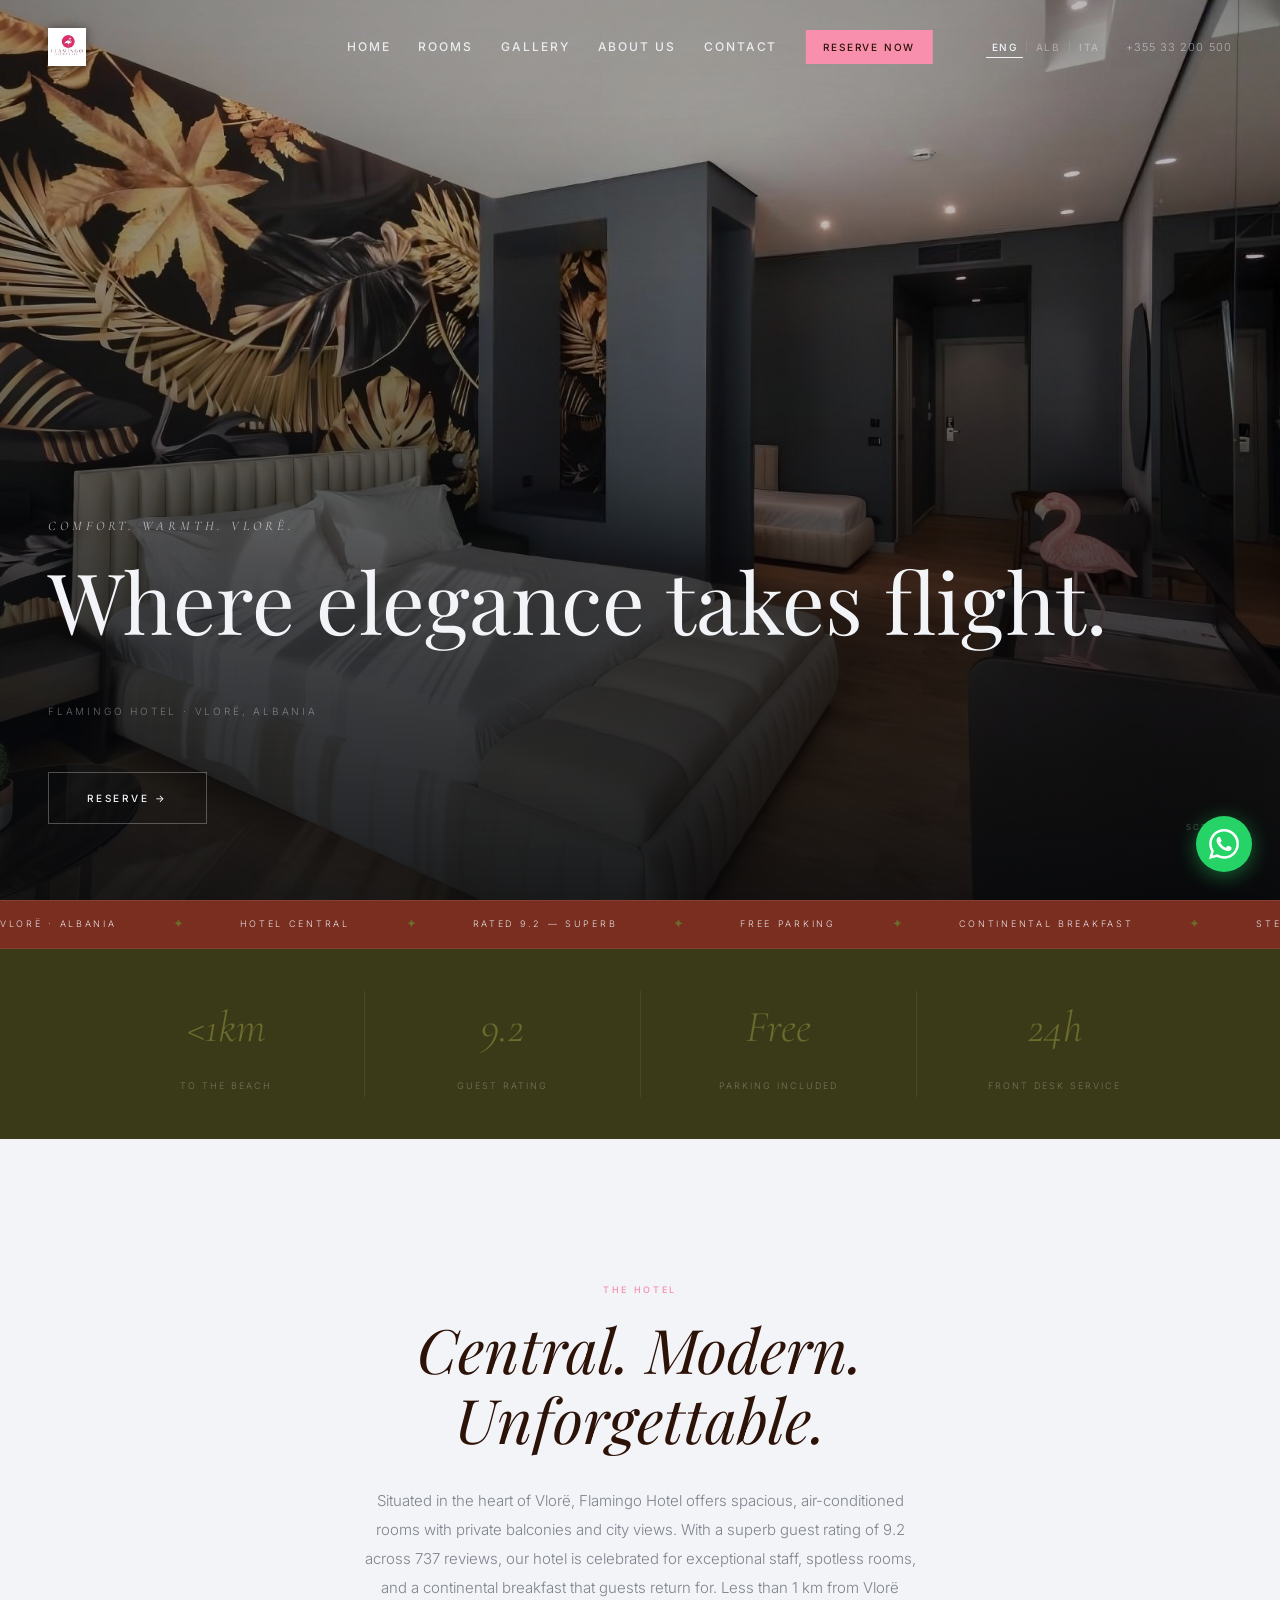
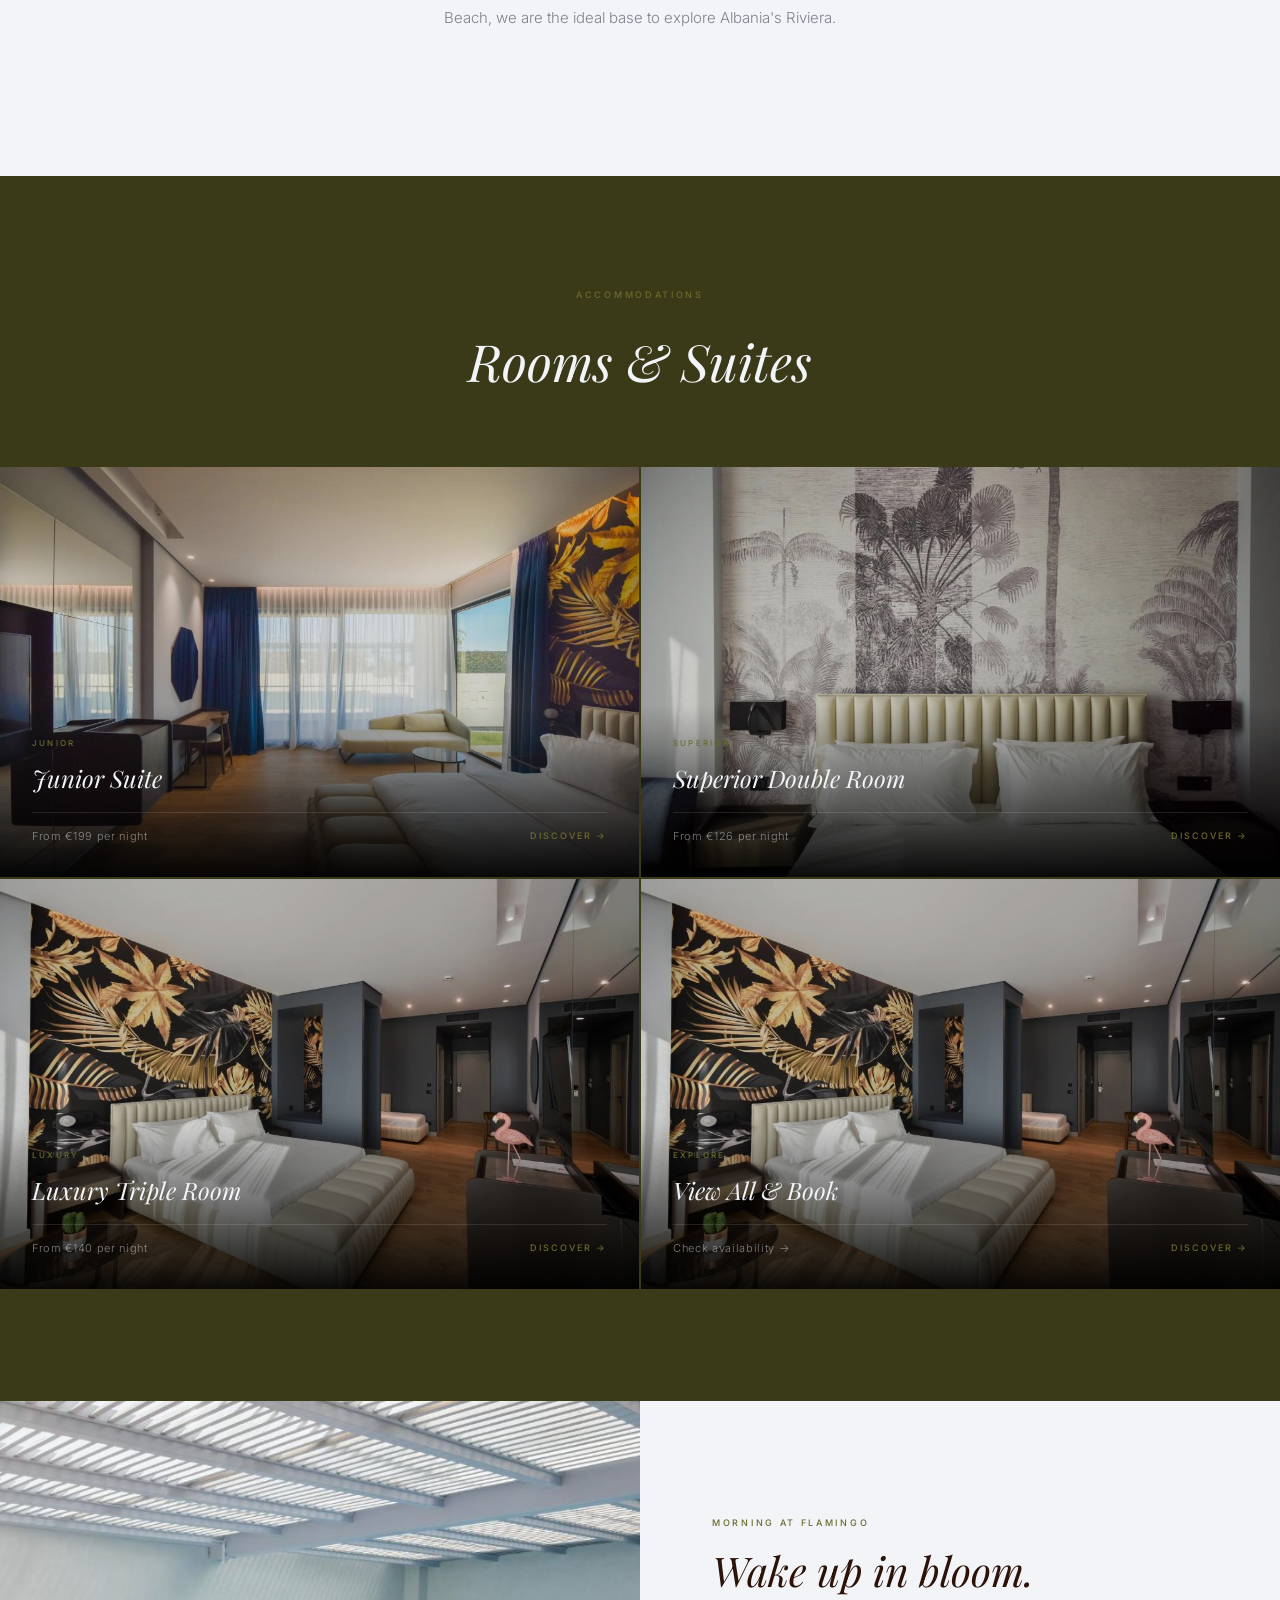
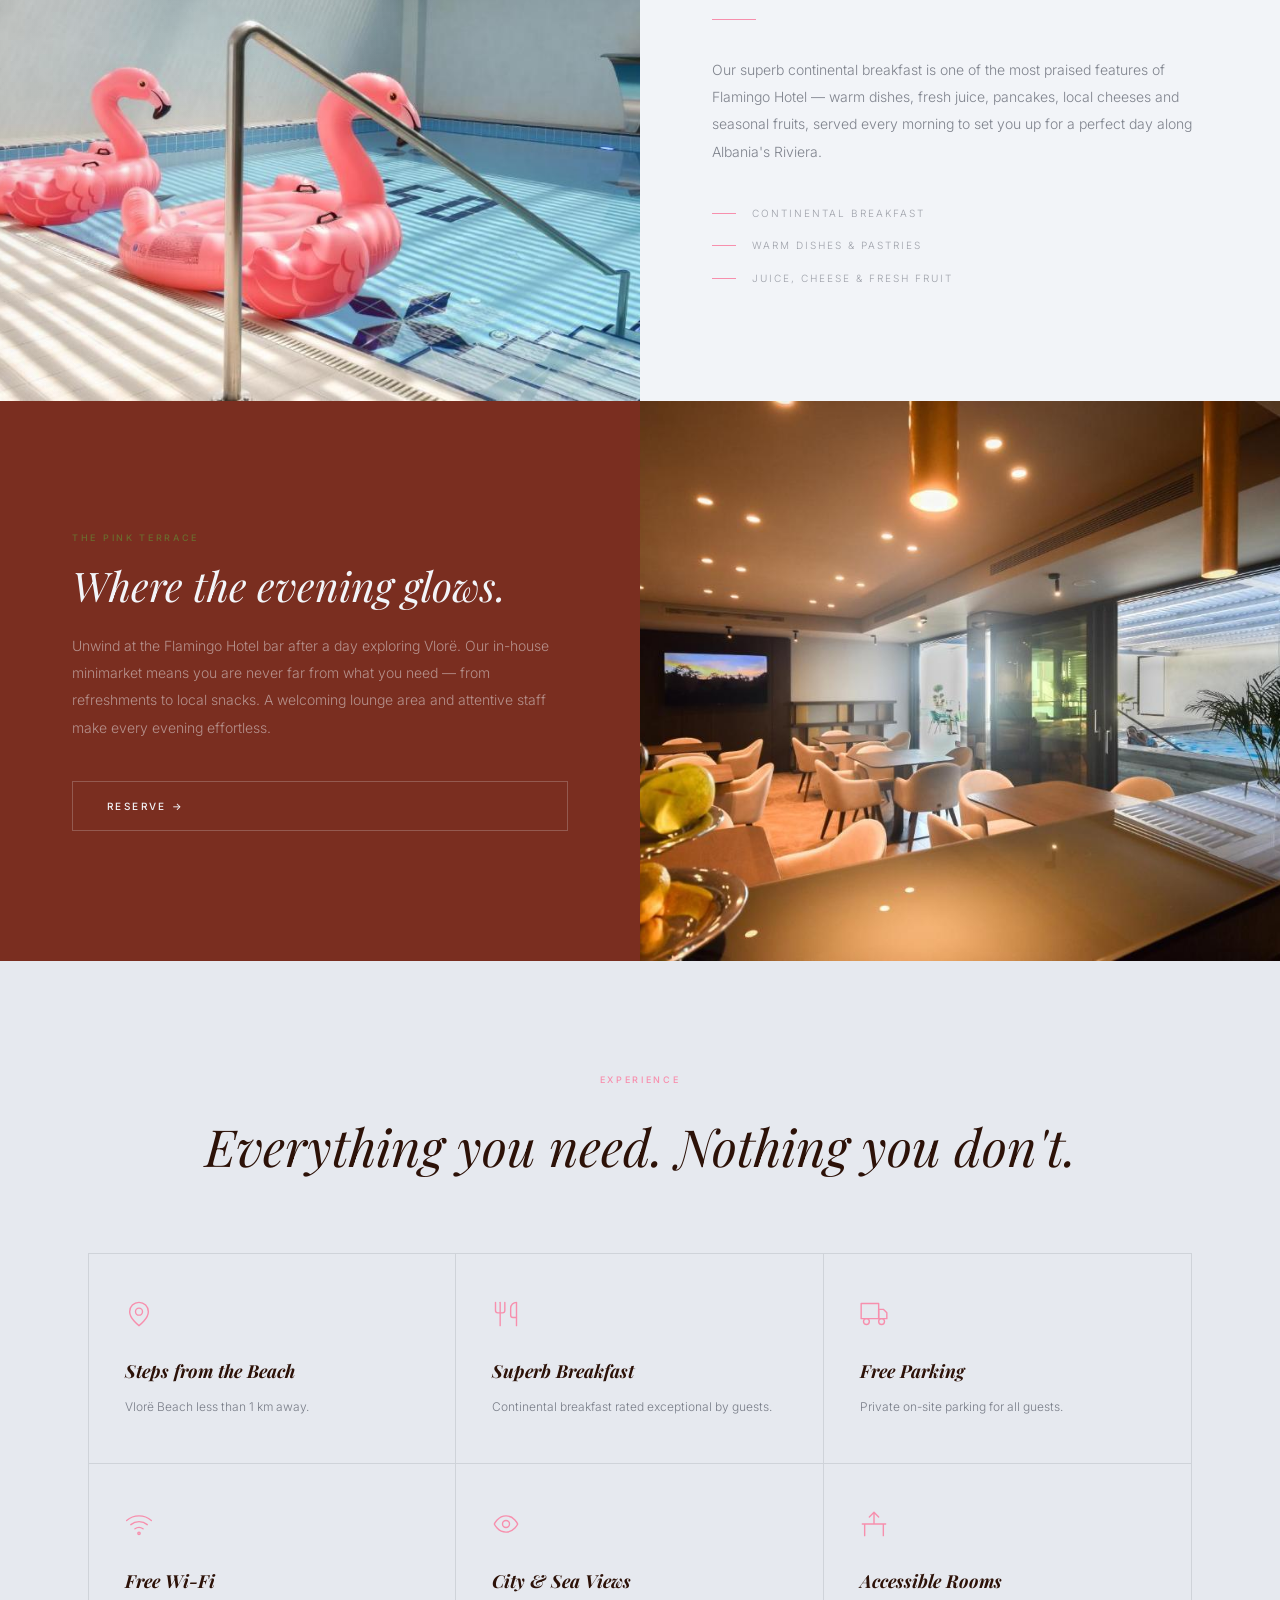
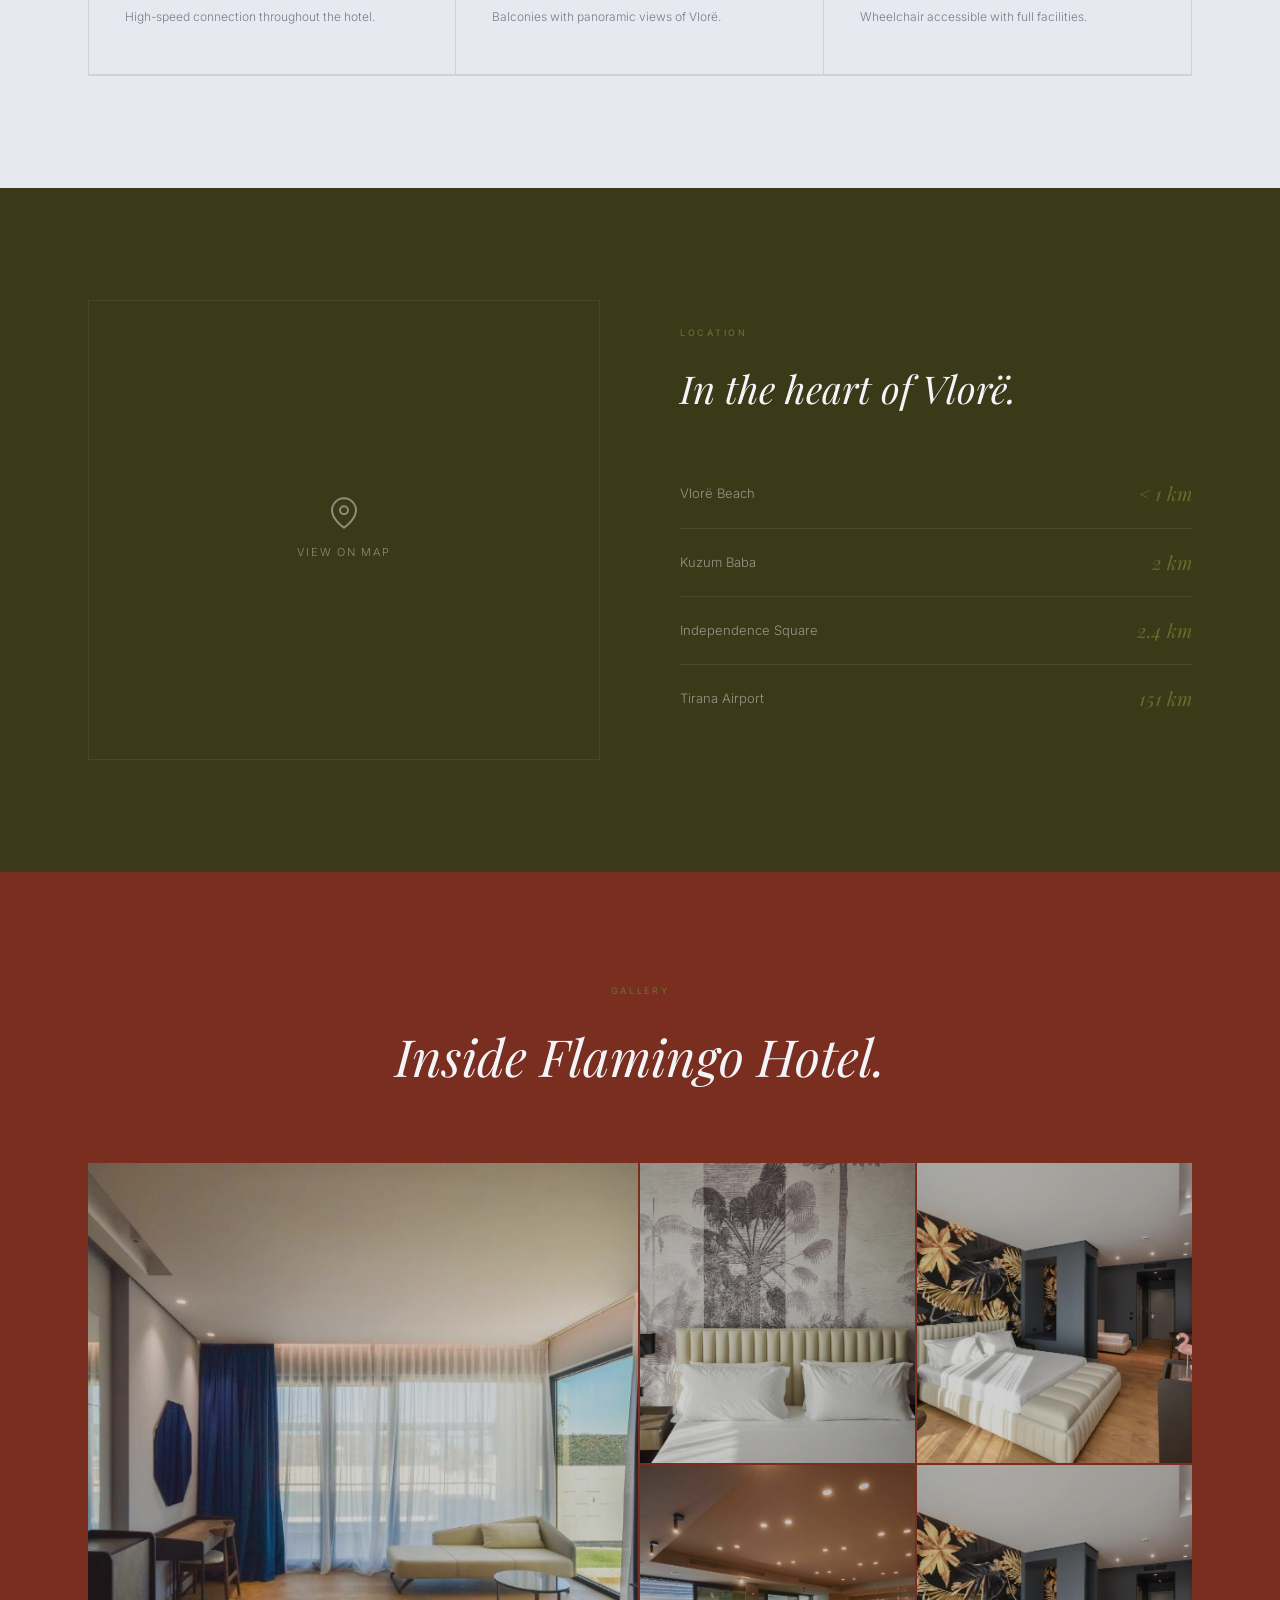
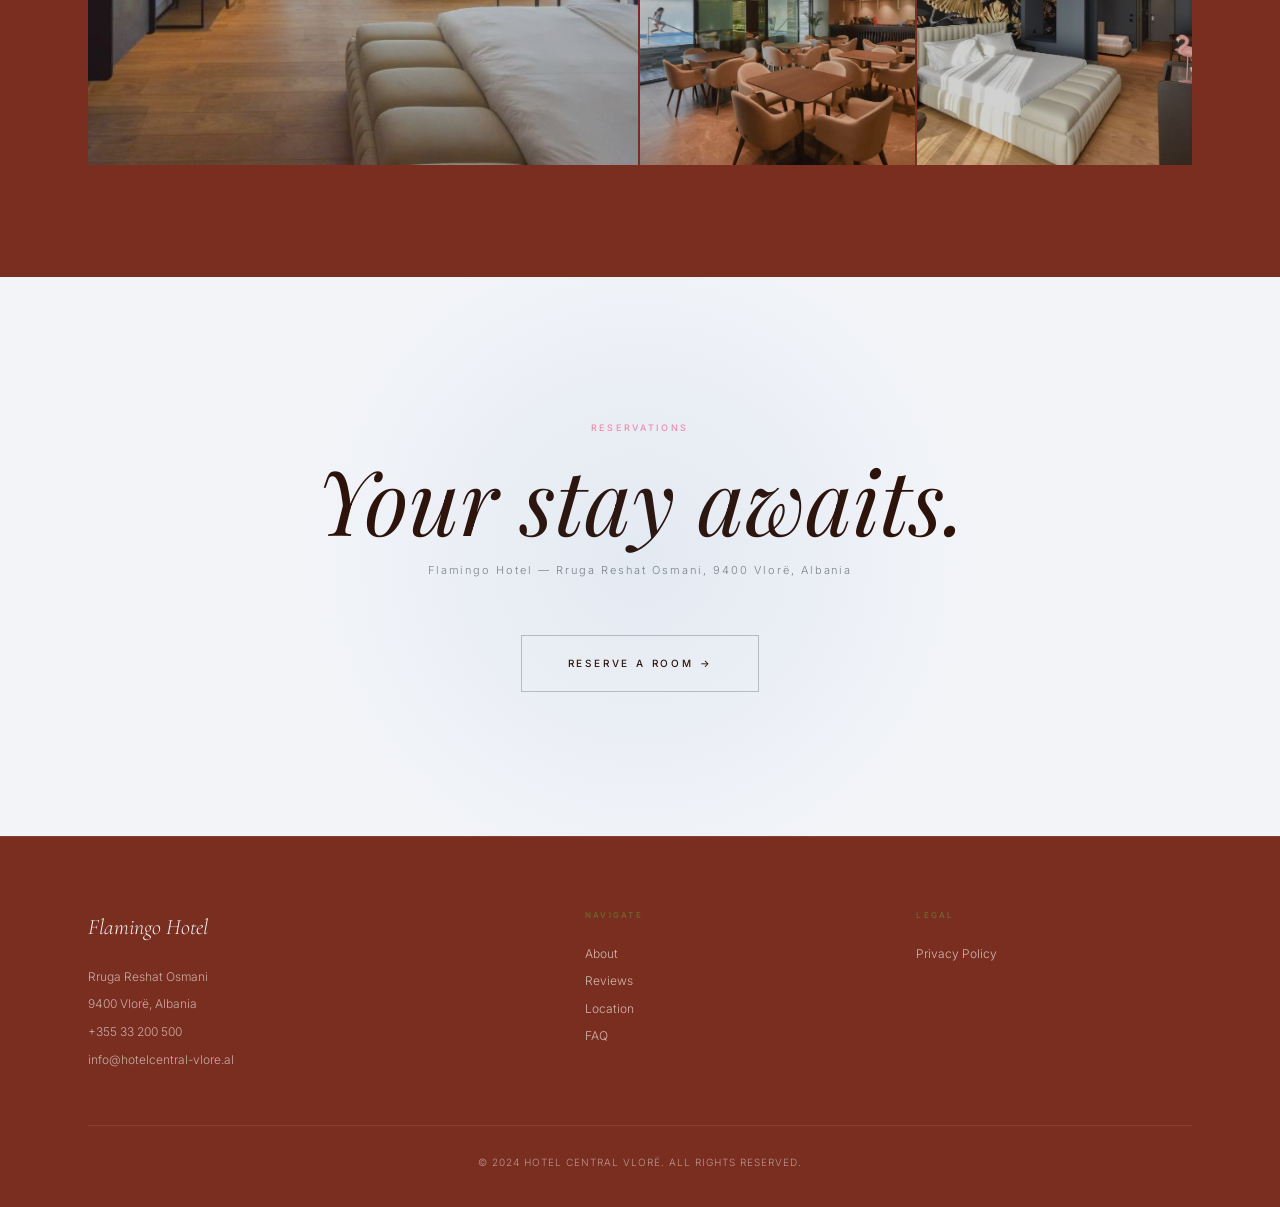
<file: index.html>
﻿<!DOCTYPE html>
<html lang="en">
<head>
    <meta charset="UTF-8">
    <meta name="viewport" content="width=device-width, initial-scale=1.0">
    <title>Flamingo Hotel Vlorë | Luxury Hotel in Albania</title>
    <meta name="description" content="Flamingo Hotel in Vlorë, Albania. Elegant rooms, exceptional dining, and warm hospitality on the Albanian Riviera. Where elegance takes flight.">
    <meta name="keywords" content="Flamingo Hotel Vlore, hotel Albania, luxury accommodation Vlore, Vlore beach hotel, Albania hotel booking">
    <meta name="robots" content="index, follow">
    <link rel="canonical" href="https://www.hotelcentral-vlore.al/">
    <meta property="og:title" content="Flamingo Hotel Vlorë">
    <meta property="og:description" content="Modern hotel in Vlorë, Albania. Superb rating 9.2. Free parking, continental breakfast, spacious rooms.">
    <meta property="og:type" content="website">
    <meta property="og:url" content="https://www.hotelcentral-vlore.al/">
    <meta property="og:image" content="images/r3-hero.jpg">
    <script type="application/ld+json">{"@context":"https://schema.org","@type":"Hotel","name":"Flamingo Hotel","description":"Modern hotel with spacious rooms, free parking and continental breakfast in Vlorë, Albania","url":"https://www.hotelcentral-vlore.al","address":{"@type":"PostalAddress","streetAddress":"Rruga Reshat Osmani","addressLocality":"Vlorë","postalCode":"9400","addressCountry":"AL"},"starRating":{"@type":"Rating","ratingValue":"4"},"aggregateRating":{"@type":"AggregateRating","ratingValue":"9.2","reviewCount":"737"}}</script>

    <link rel="preconnect" href="https://res.cloudinary.com" crossorigin>
    <link rel="preconnect" href="https://fonts.gstatic.com" crossorigin>
    <link rel="dns-prefetch" href="https://cf.bstatic.com">
    <link rel="dns-prefetch" href="https://panel.bookersdesk.com">
    <link rel="preload" as="image"
          href="images/hero-desktop.jpg"
          imagesrcset="images/r3-hero.jpg 768w,
                       images/hero-desktop.jpg 1440w,
                       images/hero-desktop.jpg 2160w"
          imagesizes="100vw"
          fetchpriority="high">
    <link rel="preload" as="style" href="https://fonts.googleapis.com/css2?family=Cormorant+Garamond:ital,wght@0,300;0,400;0,600;1,300;1,400;1,600&family=Playfair+Display:ital,wght@0,400;0,600;1,400&family=Inter:wght@300;400;500&display=optional" onload="this.onload=null;this.rel='stylesheet'">
    <noscript><link rel="stylesheet" href="https://fonts.googleapis.com/css2?family=Cormorant+Garamond:ital,wght@0,300;0,400;0,600;1,300;1,400;1,600&family=Playfair+Display:ital,wght@0,400;0,600;1,400&family=Inter:wght@300;400;500&display=optional"></noscript>


    <style>

        /* ── TOKENS ──────────────────────────────────── */
        :root {
            --dark:    #7A2E20;
            --dark2:   #3A3A18;
            --cream:   #F2F4F8;
            --cream2:  #E6E9EF;
            --ink:     #2D1208;
            --ink-m:   rgba(22,27,43,0.52);
            --border-c:rgba(22,27,43,0.11);
            --gold:    #F78FAD;
            --gold2:   #6B6B2E;
            --white:   #F2F4F8;
            --muted:   rgba(242,244,248,0.50);
            --border:  rgba(242,244,248,0.09);
            --font-d:  'Playfair Display', serif;
            --font-e:  'Cormorant Garamond', serif;
            --font-s:  'Inter', sans-serif;
            --ease:    cubic-bezier(0.4,0,0.2,1);
            --ease-out:cubic-bezier(0.16,1,0.3,1);
        }

        *, *::before, *::after { margin:0; padding:0; box-sizing:border-box; }
        html { scroll-behavior:smooth; }
        body {
            background:var(--dark);
            color:var(--white);
            font-family:var(--font-s);
            font-weight:300;
            line-height:1.65;
            -webkit-font-smoothing:antialiased;
            overflow-x:hidden;
        }
        img  { display:block; width:100%; object-fit:cover; }
        a    { text-decoration:none; color:inherit; }

        .container { max-width:1200px; margin:0 auto; padding:0 48px; }
        @media(max-width:768px){ .container{ padding:0 24px; } }

        .section-label {
            display:block; font-size:9px; letter-spacing:0.3em;
            text-transform:uppercase; color:var(--gold2);
            margin-bottom:16px; font-weight:500;
        }

        @keyframes fadeUp {
            from { opacity:0; transform:translateY(22px); }
            to   { opacity:1; transform:translateY(0); }
        }
        @keyframes wordIn {
            from { opacity:0; filter:blur(14px); transform:translateY(20px); }
            to   { opacity:1; filter:blur(0);    transform:translateY(0); }
        }
        @keyframes lineGrow { from { transform:scaleX(0); } to { transform:scaleX(1); } }
        @keyframes scrollPulse {
            0%,100% { opacity:0.2; transform:translateY(0); }
            50%     { opacity:0.75; transform:translateY(10px); }
        }
        @keyframes ticker {
            from { transform:translateX(0); }
            to   { transform:translateX(-50%); }
        }

        .reveal {
            opacity:0; transform:translateY(36px);
            transition:opacity 1s var(--ease), transform 1s var(--ease);
        }
        .reveal.active { opacity:1; transform:translateY(0); }
        .reveal-left {
            opacity:0; transform:translateX(-40px);
            transition:opacity 1.1s var(--ease), transform 1.1s var(--ease);
        }
        .reveal-left.active  { opacity:1; transform:translateX(0); }
        .reveal-right {
            opacity:0; transform:translateX(40px);
            transition:opacity 1.1s var(--ease), transform 1.1s var(--ease);
        }
        .reveal-right.active { opacity:1; transform:translateX(0); }

        nav {
            position:fixed; top:0; left:0; width:100%; z-index:1000;
            padding:28px 48px;
            display:flex; justify-content:space-between; align-items:center;
            transition:background 0.5s var(--ease), padding 0.5s var(--ease), box-shadow 0.5s var(--ease);
            color:var(--white);
        }
        nav.scrolled {
            background:rgba(8,11,17,0.95);
            backdrop-filter:blur(18px) saturate(1.2);
            padding:16px 48px;
            box-shadow:0 1px 0 var(--border);
        }
        .nav-logo-wrap { display:flex; align-items:center; }
        .nav-logo-wrap img.nav-logo-img {
            height:38px; width:auto; object-fit:contain;
            filter:drop-shadow(0 1px 6px rgba(0,0,0,0.5));
            transition:height 0.5s;
        }
        nav.scrolled .nav-logo-img { height:30px; }
        /* centre nav links */
        .nav-center {
            display:flex; align-items:center; gap:28px;
            position:absolute; left:50%; transform:translateX(-50%); white-space:nowrap;
        }
        .nav-link {
            font-family:var(--font-s); font-size:12px; letter-spacing:0.16em;
            text-transform:uppercase; font-weight:500; color:var(--white);
            opacity:0.92; transition:opacity 0.2s; cursor:pointer;
        }
        .nav-link:hover { opacity:1; }
        .nav-cta-btn {
            font-family:var(--font-s); font-size:10px; letter-spacing:0.18em;
            text-transform:uppercase; font-weight:500;
            background:var(--gold); color:var(--ink);
            padding:9px 18px; border:none; cursor:pointer;
            transition:background 0.25s, opacity 0.25s;
        }
        .nav-cta-btn:hover { background:var(--gold2); }
        .nav-right { display:flex; align-items:center; gap:20px; }
        .nav-phone { font-size:11px; letter-spacing:0.1em; opacity:0.55; }
        .lang-sw   { display:flex; align-items:center; gap:2px; }
        .lang-btn  {
            background:none; border:none; cursor:pointer;
            font-family:var(--font-s); font-size:10px; letter-spacing:0.14em;
            text-transform:uppercase; font-weight:500;
            color:inherit; opacity:0.38; transition:opacity 0.2s; padding:4px 6px;
        }
        .lang-btn:hover { opacity:0.85; }
        .lang-btn.active { opacity:1; border-bottom:1px solid currentColor; }
        .lang-div { font-size:9px; opacity:0.2; }

        @media(max-width:1024px){ .nav-center { display:none; } }
        /* mobile nav buttons */
        .mob-nav-btns {
            display:none;
        }
        .mob-nav-link {
            font-family:var(--font-s); font-size:10px; letter-spacing:0.16em;
            text-transform:uppercase; font-weight:500; color:var(--white);
            opacity:0.72; text-decoration:none; transition:opacity 0.2s;
            padding:6px 0;
        }
        .mob-nav-link:hover { opacity:1; }
        .mob-nav-cta {
            font-family:var(--font-s); font-size:10px; letter-spacing:0.16em;
            text-transform:uppercase; font-weight:500;
            background:var(--gold); color:var(--ink);
            padding:7px 14px; text-decoration:none;
            transition:background 0.25s; white-space:nowrap;
        }
        .mob-nav-cta:hover { background:var(--gold2); color:var(--white); }
        @media(max-width:768px){
            nav { padding:14px 20px; }
            nav.scrolled { padding:14px 20px; }
            .nav-right { display:none; }
            .mob-nav-btns {
                display:flex; align-items:center; gap:18px;
            }
        }

        /* WhatsApp float button */
        .wa-float {
            position:fixed; bottom:28px; right:28px; z-index:9999;
            width:56px; height:56px; border-radius:50%;
            background:#25D366; display:flex; align-items:center; justify-content:center;
            box-shadow:0 4px 20px rgba(37,211,102,0.45);
            transition:transform 0.25s, box-shadow 0.25s;
            cursor:pointer;
        }
        .wa-float:hover { transform:scale(1.1); box-shadow:0 6px 28px rgba(37,211,102,0.6); }
        .wa-float svg { width:30px; height:30px; fill:#fff; }

        .mobile-top {
            display:none; position:absolute;
            top:72px; left:0; right:0; z-index:10;
            padding:0 24px;
            justify-content:space-between; align-items:center;
        }
        .mobile-logo-text {
            font-family:var(--font-e); font-size:20px; font-style:italic;
            color:#fff; text-shadow:0 1px 8px rgba(0,0,0,0.7);
        }
        .mobile-lang { display:flex; align-items:center; gap:4px; }
        .mobile-lang .lang-btn  { color:#fff; font-size:11px; opacity:0.55; }
        .mobile-lang .lang-btn.active { opacity:1; border-bottom:1px solid rgba(255,255,255,0.65); }
        .mobile-lang .lang-div  { color:rgba(255,255,255,0.2); }
        @media(max-width:767px){ .mobile-top{ display:flex; } }

        .hero {
            position:relative; height:100vh; min-height:640px;
            overflow:hidden; display:flex; align-items:flex-end;
        }
        @keyframes curtainRetract {
            from { transform:scaleX(1); }
            to   { transform:scaleX(0); }
        }
        .hero-curtain-l,
        .hero-curtain-r {
            position:absolute; top:0; bottom:0; width:50.5%;
            background:#F78FAD; z-index:6; pointer-events:none;
            animation:curtainRetract 1.4s cubic-bezier(0.76,0,0.24,1) 0.05s forwards;
        }
        .hero-curtain-l { left:0; transform-origin:left center; }
        .hero-curtain-r { right:0; transform-origin:right center; }
        .hero-bg {
            position:absolute; inset:-60px; z-index:0;
            will-change:transform; transition:transform 0.1s linear; overflow:hidden;
        }
        .hero-bg-img {
            position:absolute; inset:0; width:100%; height:100%;
            object-fit:cover; object-position:center 40%;
        }
        @keyframes heroFloat {
            0%, 100% { transform:translateY(0); }
            50% { transform:translateY(-8px); }
        }
        @media(max-width:767px){
            .hero-bg { inset:0; animation:heroFloat 9s ease-in-out infinite; }
            .hero-bg-img { object-position:center top; }
        }
        .hero-glow {
            position:absolute; inset:0; z-index:1; pointer-events:none;
            background:radial-gradient(ellipse 50% 55% at 8% 92%, rgba(37,99,168,0.12) 0%, transparent 65%);
        }
        .hero-overlay {
            position:absolute; inset:0; z-index:2;
            background:
                radial-gradient(ellipse 130% 70% at 60% 15%, transparent 0%, rgba(0,0,0,0.42) 75%),
                linear-gradient(180deg, rgba(0,0,0,0.12) 0%, rgba(0,0,0,0.18) 30%, rgba(8,11,17,0.84) 100%);
        }
        .hero-content {
            position:relative; z-index:3;
            padding:0 48px 76px; width:100%;
        }
        @media(max-width:768px){ .hero-content{ padding:0 24px 108px; } }

        .hero-eyebrow {
            font-family:var(--font-e); font-size:13px; letter-spacing:0.3em;
            text-transform:uppercase; color:rgba(255,255,255,0.65);
            margin-bottom:20px; font-style:italic; font-weight:400;
            opacity:0; animation:fadeUp 0.9s var(--ease-out) forwards 1.4s;
        }
        .blur-word { will-change:transform, opacity, filter; display:inline-block; opacity:0; animation:wordIn 0.65s var(--ease-out) forwards; }
        .hero-title {
            font-family:var(--font-d); font-size:clamp(44px, 6.6vw, 96px);
            font-weight:400; color:var(--white); line-height:1.0; margin-bottom:32px;
        }
        @media(max-width:767px){ .hero-title{ font-size:clamp(38px,9.5vw,64px); } }

        .hero-divider { transform-origin:left center; will-change:transform;
            width:0; height:1px; background:var(--gold2); margin-bottom:28px;
            animation:lineGrow 0.8s var(--ease-out) forwards 2.9s;
        }
        .hero-sub {
            font-size:10px; letter-spacing:0.28em; text-transform:uppercase;
            color:rgba(255,255,255,0.38); margin-bottom:52px;
            opacity:0; animation:fadeUp 0.7s ease forwards 3.1s;
        }
        .hero-cta {
            display:inline-flex; align-items:center; gap:14px;
            border:1px solid rgba(255,255,255,0.28); color:var(--white);
            padding:17px 38px; font-size:10px; letter-spacing:0.28em;
            text-transform:uppercase; font-weight:500; cursor:pointer;
            transition:background 0.4s var(--ease), border-color 0.4s var(--ease);
            opacity:0; animation:fadeUp 0.7s ease forwards 3.3s;
        }
        .hero-cta:hover { background:var(--gold); border-color:var(--gold); }
        .scroll-cue {
            position:absolute; bottom:44px; right:48px; z-index:3;
            display:flex; flex-direction:column; align-items:center; gap:9px;
            font-size:8px; letter-spacing:0.3em; text-transform:uppercase;
            color:rgba(255,255,255,0.3);
            opacity:0; animation:fadeUp 0.7s ease forwards 3.5s;
        }
        .scroll-arrow { animation:scrollPulse 2.4s ease infinite 3.7s; }
        @media(max-width:768px){ .scroll-cue{ right:24px; bottom:150px; } }

        .ticker {
            background:var(--dark);
            border-top:1px solid var(--border);
            border-bottom:1px solid var(--border);
            padding:16px 0; overflow:hidden;
        }
        .ticker-track { display:flex; white-space:nowrap; animation:ticker 34s linear infinite; }
        .ticker-item {
            font-size:9px; letter-spacing:0.3em; text-transform:uppercase;
            color:rgba(242,244,248,0.90); padding-right:56px; flex-shrink:0;
        }
        .ticker-dot { color:var(--gold2); margin-right:56px; font-size:13px; line-height:1; flex-shrink:0; }

        .stats-bar { background:var(--dark2); padding:42px 0; }
        .stats-inner { display:grid; grid-template-columns:repeat(4,1fr); }
        .stat-item { padding:0 40px; border-left:1px solid var(--border); text-align:center; }
        .stat-item:first-child { border-left:none; }
        .stat-num { font-family:var(--font-e); font-size:44px; font-style:italic; color:var(--gold2); display:block; margin-bottom:7px; }
        .stat-label { font-size:9px; letter-spacing:0.22em; text-transform:uppercase; color:rgba(242,244,248,0.32); }
        @media(max-width:768px){
            .stats-inner { grid-template-columns:repeat(2,1fr); }
            .stat-item { border-left:none; border-top:1px solid var(--border); padding:26px 16px; }
            .stat-item:nth-child(1),.stat-item:nth-child(2) { border-top:none; }
        }

        .manifesto { background:var(--cream); padding:144px 0; text-align:center; }
        .manifesto-inner { max-width:740px; margin:0 auto; }
        .manifesto .section-label { color:var(--gold); }
        .manifesto-title {
            font-family:var(--font-d); font-size:clamp(34px,4.8vw,64px);
            font-weight:400; font-style:italic; line-height:1.14; margin-bottom:32px; color:var(--ink);
        }
        .manifesto-text { font-size:15px; color:var(--ink-m); line-height:1.95; max-width:560px; margin:0 auto; }
        @media(max-width:768px){ .manifesto{ padding:96px 0; } }

        .rooms { background:var(--dark2); padding:112px 0; }
        .section-head { text-align:center; margin-bottom:64px; }
        .section-head h2 {
            font-family:var(--font-d); font-size:clamp(32px,4vw,56px);
            font-weight:400; font-style:italic; color:var(--white);
        }
        .rooms-grid { display:grid; grid-template-columns:repeat(2,1fr); gap:2px; }
        @media(max-width:768px){ .rooms-grid{ grid-template-columns:1fr; gap:10px; } }

        .room-card { position:relative; overflow:hidden; display:block; }
        .room-card-img { height:410px; transition:transform 1.1s var(--ease), filter 0.5s; filter:brightness(0.85); }
        @media(max-width:768px){ .room-card-img{ height:275px; } }
        .room-card:hover .room-card-img { transform:scale(1.06); filter:brightness(0.68); }
        .room-card-body {
            position:absolute; bottom:0; left:0; right:0; padding:32px;
            background:linear-gradient(to top, rgba(0,0,0,0.94) 0%, rgba(0,0,0,0) 100%);
            color:var(--white);
        }
        .room-card-label { font-size:8px; letter-spacing:0.28em; text-transform:uppercase; color:var(--gold2); margin-bottom:8px; font-weight:500; }
        .room-card-name  { font-family:var(--font-d); font-size:24px; font-style:italic; margin-bottom:14px; }
        .room-card-footer {
            display:flex; justify-content:space-between; align-items:center;
            border-top:1px solid rgba(255,255,255,0.11); padding-top:14px;
        }
        .room-price { font-size:11px; opacity:0.5; letter-spacing:0.06em; }
        .room-link { font-size:9px; letter-spacing:0.22em; text-transform:uppercase; color:var(--gold2); font-weight:500; transition:letter-spacing 0.35s var(--ease); }
        .room-card:hover .room-link { letter-spacing:0.32em; }

        .spa { background:var(--cream); }
        .spa-inner { display:grid; grid-template-columns:1fr 1fr; min-height:600px; }
        .spa-img { overflow:hidden; position:relative; }
        .spa-img img { height:100%; transition:transform 1.2s var(--ease); }
        .spa-img:hover img { transform:scale(1.04); }
        .spa-img::after {
            content:''; position:absolute; inset:0;
            background:linear-gradient(135deg, rgba(37,99,168,0.06) 0%, transparent 55%);
            pointer-events:none;
        }
        .spa-content {
            padding:96px 72px; display:flex; flex-direction:column; justify-content:center;
            background:var(--cream);
        }
        .spa-content h2 {
            font-family:var(--font-d); font-size:clamp(30px,3.2vw,52px);
            font-weight:400; font-style:italic; margin-bottom:24px; line-height:1.16; color:var(--ink);
        }
        .gold-rule { width:44px; height:1px; background:var(--gold); margin-bottom:36px; }
        .spa-content p  { font-size:14px; color:var(--ink-m); line-height:1.95; margin-bottom:40px; }
        .spa-features   { display:flex; flex-direction:column; gap:16px; }
        .spa-feature    {
            display:flex; align-items:center; gap:16px;
            font-size:10px; letter-spacing:0.2em; text-transform:uppercase;
            color:rgba(22,27,43,0.38);
        }
        .spa-feature::before { content:''; width:24px; height:1px; background:var(--gold); flex-shrink:0; }
        @media(max-width:768px){
            .spa-inner { grid-template-columns:1fr; }
            .spa-img   { height:320px; }
            .spa-content{ padding:60px 24px; }
        }

        .restaurant { background:var(--dark); }
        .rest-inner { display:grid; grid-template-columns:1fr 1fr; min-height:560px; }
        .rest-content {
            padding:96px 72px; display:flex; flex-direction:column; justify-content:center;
            order:1; background:var(--dark);
        }
        .rest-img { overflow:hidden; order:2; }
        .rest-img img { height:100%; transition:transform 1.2s var(--ease); }
        .rest-img:hover img { transform:scale(1.04); }
        .rest-content h2 {
            font-family:var(--font-d); font-size:clamp(28px,3.2vw,50px);
            font-weight:400; font-style:italic; margin-bottom:22px; line-height:1.16; color:var(--white);
        }
        .rest-content p { font-size:14px; color:var(--muted); line-height:1.95; margin-bottom:40px; }
        .rest-cta {
            display:inline-flex; align-items:center; gap:12px;
            border:1px solid rgba(242,244,248,0.22); color:var(--white);
            padding:16px 34px; font-size:10px; letter-spacing:0.24em;
            text-transform:uppercase; font-weight:500; cursor:pointer;
            transition:background 0.4s var(--ease), border-color 0.4s var(--ease);
        }
        .rest-cta:hover { background:var(--gold); border-color:var(--gold); }
        @media(max-width:768px){
            .rest-inner   { grid-template-columns:1fr; }
            .rest-img     { height:300px; order:1; }
            .rest-content { order:2; padding:60px 24px; }
        }

        .amenities { background:var(--cream2); padding:112px 0; }
        .amenities .section-head h2 { color:var(--ink); }
        .amenities .section-label   { color:var(--gold); }
        .amenities-grid {
            display:grid; grid-template-columns:repeat(3,1fr);
            border:1px solid var(--border-c);
        }
        @media(max-width:768px){ .amenities-grid{ grid-template-columns:repeat(2,1fr); } }
        .amenity-item {
            padding:46px 36px; border-right:1px solid var(--border-c);
            border-bottom:1px solid var(--border-c); transition:background 0.35s;
        }
        .amenity-item:hover { background:var(--cream); }
        .amenity-item:nth-child(3n){ border-right:none; }
        @media(max-width:768px){
            .amenity-item:nth-child(3n) { border-right:1px solid var(--border-c); }
            .amenity-item:nth-child(2n) { border-right:none; }
        }
        .amenity-icon { margin-bottom:22px; color:var(--gold); }
        .amenity-name { font-family:var(--font-d); font-size:18px; font-style:italic; margin-bottom:9px; color:var(--ink); }
        .amenity-desc { font-size:12px; color:var(--ink-m); line-height:1.78; }

        .location { background:var(--dark2); padding:112px 0; }
        .loc-inner { display:grid; grid-template-columns:1fr 1fr; gap:80px; align-items:center; }
        @media(max-width:768px){ .loc-inner{ grid-template-columns:1fr; gap:40px; } }
        .loc-map { overflow:hidden; height:460px; }
        .loc-map iframe { width:100%; height:100%; border:0; filter:grayscale(1) brightness(0.32) contrast(1.1); }
        .loc-content h2 {
            font-family:var(--font-d); font-size:clamp(28px,3vw,48px);
            font-weight:400; font-style:italic; margin-bottom:40px; color:var(--white);
        }
        .distance-list { list-style:none; }
        .distance-item {
            display:flex; justify-content:space-between; align-items:center;
            padding:18px 0; border-bottom:1px solid var(--border);
            font-size:13px; color:var(--muted);
        }
        .distance-item:last-child { border-bottom:none; }
        .dist-val { font-family:var(--font-d); font-size:19px; font-style:italic; color:var(--gold2); }

        .gallery { background:var(--dark); padding:112px 0; }
        .gallery-grid {
            display:grid; grid-template-columns:2fr 1fr 1fr;
            grid-template-rows:300px 300px; gap:2px;
        }
        @media(max-width:768px){
            .gallery-grid { grid-template-columns:1fr 1fr; grid-template-rows:200px 200px 200px; }
            .gallery-item.tall { grid-row:auto; }
        }
        .gallery-item { overflow:hidden; }
        .gallery-item img { height:100%; transition:transform 0.95s var(--ease), filter 0.4s; filter:brightness(0.82); }
        .gallery-item:hover img { transform:scale(1.08); filter:brightness(0.65); }
        .gallery-item.tall { grid-row:1/3; }

        .cta { background:var(--cream); padding:144px 0; text-align:center; position:relative; overflow:hidden; }
        .cta::before {
            content:''; position:absolute; top:50%; left:50%; transform:translate(-50%,-50%);
            width:700px; height:700px;
            background:radial-gradient(circle, rgba(37,99,168,0.07) 0%, transparent 68%);
            pointer-events:none;
        }
        .cta .section-label { color:var(--gold); }
        .cta h2 {
            font-family:var(--font-d); font-size:clamp(46px,7vw,104px);
            font-weight:400; font-style:italic; color:var(--ink); margin-bottom:16px; line-height:1.04;
        }
        .cta-sub { font-size:11px; letter-spacing:0.18em; color:var(--ink-m); margin-bottom:56px; }
        .cta-btn {
            display:inline-flex; align-items:center; gap:14px;
            border:1px solid rgba(22,27,43,0.25); color:var(--ink);
            padding:19px 46px; font-size:10px; letter-spacing:0.28em;
            text-transform:uppercase; font-weight:500; cursor:pointer;
            transition:background 0.4s var(--ease), border-color 0.4s var(--ease), color 0.4s;
        }
        .cta-btn:hover { background:var(--gold); border-color:var(--gold); color:var(--white); }
        @media(max-width:768px){ .cta{ padding:96px 0; } }

        footer {
            background:var(--dark); border-top:1px solid var(--border);
            color:rgba(255,255,255,0.6); padding:72px 0 36px;
        }
        .footer-grid {
            display:grid; grid-template-columns:1.6fr 1fr 1fr;
            gap:56px; margin-bottom:52px;
        }
        @media(max-width:768px){ .footer-grid{ grid-template-columns:1fr; gap:32px; } }
        .footer-brand { font-family:var(--font-e); font-size:22px; font-style:italic; color:var(--white); display:block; margin-bottom:18px; }
        .footer-col-title { font-size:8px; letter-spacing:0.28em; text-transform:uppercase; color:var(--gold2); display:block; margin-bottom:18px; font-weight:500; }
        footer p, footer li { font-size:12px; line-height:2.3; }
        footer a { color:rgba(255,255,255,0.65); transition:color 0.2s; }
        footer a:hover { color:var(--gold2); }
        .footer-bottom {
            border-top:1px solid var(--border); padding-top:28px;
            text-align:center; font-size:10px; letter-spacing:0.1em; color:rgba(255,255,255,0.5);
        }

        @media(prefers-reduced-motion:reduce){
            .reveal,.reveal-left,.reveal-right { transition:opacity 0.3s; transform:none !important; }
            .hero-bg { transform:none !important; }
            .blur-word { will-change:transform, opacity, filter; animation:fadeUp 0.4s ease forwards; }
            .ticker-track { animation:none; }
        }

        /* map click-to-load */
        .map-placeholder {
            width:100%; height:100%; min-height:460px;
            background:var(--dark2);
            border:1px solid rgba(242,244,248,0.07);
            display:flex; align-items:center; justify-content:center;
            cursor:pointer;
            transition:background 0.25s;
        }
        .map-placeholder:hover { background:rgba(37,99,168,0.12); }
        .map-ph-inner {
            display:flex; flex-direction:column; align-items:center; gap:14px;
            color:rgba(242,244,248,0.45);
            font-family:var(--font-s); font-size:11px; letter-spacing:0.16em;
            text-transform:uppercase;
        }
        .map-frame-hidden { display:none; width:100%; height:460px; border:0; }
    </style>
</head>
<body>

<!-- NAV -->
<nav id="navbar">
    <div class="nav-logo-wrap">
        <img src="images/logo.jpg"
             alt="Flamingo Hotel" class="nav-logo-img" width="147" height="66">
    </div>
    <div class="nav-center">
        <a href="#home"     class="nav-link">Home</a>
        <a href="#rooms"    class="nav-link">Rooms</a>
        <a href="#gallery"  class="nav-link">Gallery</a>
        <a href="#about"    class="nav-link">About Us</a>
        <a href="#contact"  class="nav-link">Contact</a>
        <a href="booking.html" class="nav-cta-btn">Reserve Now</a>
    </div>
    <div class="mob-nav-btns">
        <a href="#home"    class="mob-nav-link">Home</a>
        <a href="#rooms"   class="mob-nav-link">Rooms</a>
        <a href="booking.html" class="mob-nav-cta">Reserve Now</a>
    </div>
    <div class="nav-right">
        <div class="lang-sw">
            <button class="lang-btn active" onclick="setLang('en')">ENG</button>
            <span class="lang-div">|</span>
            <button class="lang-btn" onclick="setLang('sq')">ALB</button>
            <span class="lang-div">|</span>
            <button class="lang-btn" onclick="setLang('it')">ITA</button>
        </div>
        <span class="nav-phone">+355 33 200 500</span>
    </div>
</nav>

<!-- HERO -->
<section class="hero" id="home">
    <div class="hero-curtain-l"></div>
    <div class="hero-curtain-r"></div>
    <div class="hero-bg" id="heroBg">
        <img class="hero-bg-img"
            src="images/hero-desktop.jpg"
            srcset="images/r3-hero.jpg 768w,
                    images/hero-desktop.jpg 1440w,
                    images/hero-desktop.jpg 2160w"
            sizes="100vw"
            alt="Flamingo Hotel Vlorë exterior"
            fetchpriority="high"
            loading="eager"
            width="2160" height="1440">
    </div>
    <div class="hero-glow"></div>
    <div class="hero-overlay"></div>

    <div class="mobile-top">
        <span class="mobile-logo-text">Flamingo Hotel</span>
        <div class="mobile-lang">
            <button class="lang-btn active" onclick="setLang('en')">ENG</button>
            <span class="lang-div">|</span>
            <button class="lang-btn" onclick="setLang('sq')">ALB</button>
            <span class="lang-div">|</span>
            <button class="lang-btn" onclick="setLang('it')">ITA</button>
        </div>
    </div>

    <div class="hero-content">
        <p class="hero-eyebrow" data-i18n="heroLabel"></p>
        <h1 class="hero-title" id="heroTitle">Where elegance takes flight.</h1>
        <div class="hero-divider"></div>
        <p class="hero-sub" data-i18n="heroSub"></p>
        <a href="booking.html" class="hero-cta" data-i18n="reserve"></a>
    </div>

    <div class="scroll-cue">
        <span data-i18n="scroll"></span>
        <span class="scroll-arrow">↓</span>
    </div>
</section>

<!-- TICKER -->
<div class="ticker" aria-hidden="true">
    <div class="ticker-track">
        <span class="ticker-item">VLORË · ALBANIA</span>
        <span class="ticker-dot">✦</span>
        <span class="ticker-item">HOTEL CENTRAL</span>
        <span class="ticker-dot">✦</span>
        <span class="ticker-item">RATED 9.2 — SUPERB</span>
        <span class="ticker-dot">✦</span>
        <span class="ticker-item">FREE PARKING</span>
        <span class="ticker-dot">✦</span>
        <span class="ticker-item">CONTINENTAL BREAKFAST</span>
        <span class="ticker-dot">✦</span>
        <span class="ticker-item">STEPS FROM THE BEACH</span>
        <span class="ticker-dot">✦</span>
        <span class="ticker-item">VLORË · ALBANIA</span>
        <span class="ticker-dot">✦</span>
        <span class="ticker-item">HOTEL CENTRAL</span>
        <span class="ticker-dot">✦</span>
        <span class="ticker-item">RATED 9.2 — SUPERB</span>
        <span class="ticker-dot">✦</span>
        <span class="ticker-item">FREE PARKING</span>
        <span class="ticker-dot">✦</span>
        <span class="ticker-item">CONTINENTAL BREAKFAST</span>
        <span class="ticker-dot">✦</span>
        <span class="ticker-item">STEPS FROM THE BEACH</span>
        <span class="ticker-dot">✦</span>
    </div>
</div>

<!-- STATS -->
<div class="stats-bar">
    <div class="container">
        <div class="stats-inner reveal">
            <div class="stat-item"><span class="stat-num">&lt;1km</span><span class="stat-label" data-i18n="stat1"></span></div>
            <div class="stat-item"><span class="stat-num">9.2</span><span class="stat-label" data-i18n="stat2"></span></div>
            <div class="stat-item"><span class="stat-num" style="font-family:var(--font-e);font-style:italic;">Free</span><span class="stat-label" data-i18n="stat3"></span></div>
            <div class="stat-item"><span class="stat-num">24h</span><span class="stat-label" data-i18n="stat4"></span></div>
        </div>
    </div>
</div>

<!-- MANIFESTO -->
<section class="manifesto" id="about">
    <div class="container">
        <div class="manifesto-inner reveal">
            <span class="section-label" data-i18n="manifestoLabel"></span>
            <h2 class="manifesto-title" data-i18n="manifestoTitle"></h2>
            <p class="manifesto-text" data-i18n="manifestoText"></p>
        </div>
    </div>
</section>

<!-- ROOMS -->
<section class="rooms" id="rooms">
    <div class="container">
        <div class="section-head reveal">
            <span class="section-label" data-i18n="roomsLabel"></span>
            <h2 data-i18n="roomsTitle"></h2>
        </div>
    </div>
    <div class="rooms-grid">
        <a href="room1.html" class="room-card reveal">
            <img class="room-card-img" src="images/r1-hero.jpg" alt="Junior Suite" width="812" height="481" loading="lazy">
            <div class="room-card-body">
                <div class="room-card-label" data-i18n="r1label"></div>
                <div class="room-card-name"  data-i18n="r1name"></div>
                <div class="room-card-footer">
                    <span class="room-price" data-i18n="r1price"></span>
                    <span class="room-link"  data-i18n="discover"></span>
                </div>
            </div>
        </a>
        <a href="room2.html" class="room-card reveal">
            <img class="room-card-img" src="images/r2-hero.jpg" alt="Superior Double Room" width="812" height="481" loading="lazy">
            <div class="room-card-body">
                <div class="room-card-label" data-i18n="r2label"></div>
                <div class="room-card-name"  data-i18n="r2name"></div>
                <div class="room-card-footer">
                    <span class="room-price" data-i18n="r2price"></span>
                    <span class="room-link"  data-i18n="discover"></span>
                </div>
            </div>
        </a>
        <a href="room3.html" class="room-card reveal">
            <img class="room-card-img" src="images/r3-hero.jpg" alt="Luxury Triple Room" width="812" height="481" loading="lazy">
            <div class="room-card-body">
                <div class="room-card-label" data-i18n="r3label"></div>
                <div class="room-card-name"  data-i18n="r3name"></div>
                <div class="room-card-footer">
                    <span class="room-price" data-i18n="r3price"></span>
                    <span class="room-link"  data-i18n="discover"></span>
                </div>
            </div>
        </a>
        <a href="booking.html" class="room-card reveal">
            <img class="room-card-img" src="images/r3-hero.jpg" alt="Flamingo Hotel Vlorë" width="750" height="500" loading="lazy">
            <div class="room-card-body">
                <div class="room-card-label" data-i18n="r4label"></div>
                <div class="room-card-name"  data-i18n="r4name"></div>
                <div class="room-card-footer">
                    <span class="room-price" data-i18n="r4price"></span>
                    <span class="room-link"  data-i18n="discover"></span>
                </div>
            </div>
        </a>
    </div>
</section>

<!-- BREAKFAST -->
<section class="spa" id="breakfast">
    <div class="spa-inner">
        <div class="spa-img reveal-left">
            <img src="images/section-1.jpg" alt="Flamingo Hotel" width="879" height="683" loading="lazy">
        </div>
        <div class="spa-content reveal-right">
            <span class="section-label" data-i18n="spaLabel"></span>
            <h2 data-i18n="spaTitle"></h2>
            <div class="gold-rule"></div>
            <p data-i18n="spaText"></p>
            <div class="spa-features">
                <div class="spa-feature" data-i18n="spaf1"></div>
                <div class="spa-feature" data-i18n="spaf2"></div>
                <div class="spa-feature" data-i18n="spaf3"></div>
            </div>
        </div>
    </div>
</section>

<!-- BAR & LOUNGE -->
<section class="restaurant" id="bar">
    <div class="rest-inner">
        <div class="rest-content reveal-left">
            <span class="section-label" data-i18n="restLabel"></span>
            <h2 data-i18n="restTitle"></h2>
            <p data-i18n="restText"></p>
            <a href="booking.html" class="rest-cta" data-i18n="reserve"></a>
        </div>
        <div class="rest-img reveal-right">
            <img src="images/section-2.jpg" alt="Flamingo Hotel" width="938" height="683" loading="lazy">
        </div>
    </div>
</section>

<!-- AMENITIES -->
<section class="amenities" id="amenities">
    <div class="container">
        <div class="section-head reveal">
            <span class="section-label" data-i18n="amLabel"></span>
            <h2 data-i18n="amTitle"></h2>
        </div>
        <div class="amenities-grid reveal">
            <div class="amenity-item">
                <div class="amenity-icon"><svg width="28" height="28" viewBox="0 0 24 24" fill="none" stroke="currentColor" stroke-width="1.2" stroke-linecap="round" stroke-linejoin="round"><path d="M20 10c0 6-8 12-8 12s-8-6-8-12a8 8 0 0 1 16 0Z"/><circle cx="12" cy="10" r="3"/></svg></div>
                <h3 class="amenity-name" data-i18n="am1n"></h3>
                <p class="amenity-desc"  data-i18n="am1d"></p>
            </div>
            <div class="amenity-item">
                <div class="amenity-icon"><svg width="28" height="28" viewBox="0 0 24 24" fill="none" stroke="currentColor" stroke-width="1.2" stroke-linecap="round" stroke-linejoin="round"><path d="M3 2v7c0 1.1.9 2 2 2h4a2 2 0 0 0 2-2V2"/><path d="M7 2v20"/><path d="M21 15V2a5 5 0 0 0-5 5v6c0 1.1.9 2 2 2h3Zm0 0v7"/></svg></div>
                <h3 class="amenity-name" data-i18n="am2n"></h3>
                <p class="amenity-desc"  data-i18n="am2d"></p>
            </div>
            <div class="amenity-item">
                <div class="amenity-icon"><svg width="28" height="28" viewBox="0 0 24 24" fill="none" stroke="currentColor" stroke-width="1.2" stroke-linecap="round" stroke-linejoin="round"><rect x="1" y="3" width="15" height="13"/><path d="M16 8h4l3 3v5h-7V8Z"/><circle cx="5.5" cy="18.5" r="2.5"/><circle cx="18.5" cy="18.5" r="2.5"/></svg></div>
                <h3 class="amenity-name" data-i18n="am3n"></h3>
                <p class="amenity-desc"  data-i18n="am3d"></p>
            </div>
            <div class="amenity-item">
                <div class="amenity-icon"><svg width="28" height="28" viewBox="0 0 24 24" fill="none" stroke="currentColor" stroke-width="1.2" stroke-linecap="round" stroke-linejoin="round"><path d="M5 12.55a11 11 0 0 1 14.08 0"/><path d="M1.42 9a16 16 0 0 1 21.16 0"/><path d="M8.53 16.11a6 6 0 0 1 6.95 0"/><circle cx="12" cy="20" r="1"/></svg></div>
                <h3 class="amenity-name" data-i18n="am4n"></h3>
                <p class="amenity-desc"  data-i18n="am4d"></p>
            </div>
            <div class="amenity-item">
                <div class="amenity-icon"><svg width="28" height="28" viewBox="0 0 24 24" fill="none" stroke="currentColor" stroke-width="1.2" stroke-linecap="round" stroke-linejoin="round"><path d="M2 12s3-7 10-7 10 7 10 7-3 7-10 7-10-7-10-7Z"/><circle cx="12" cy="12" r="3"/></svg></div>
                <h3 class="amenity-name" data-i18n="am5n"></h3>
                <p class="amenity-desc"  data-i18n="am5d"></p>
            </div>
            <div class="amenity-item">
                <div class="amenity-icon"><svg width="28" height="28" viewBox="0 0 24 24" fill="none" stroke="currentColor" stroke-width="1.2" stroke-linecap="round" stroke-linejoin="round"><path d="M4 22V12M20 22V12M2 12h20M12 2v10M8 6l4-4 4 4"/></svg></div>
                <h3 class="amenity-name" data-i18n="am6n"></h3>
                <p class="amenity-desc"  data-i18n="am6d"></p>
            </div>
        </div>
    </div>
</section>

<!-- LOCATION -->
<section class="location" id="location">
    <div class="container">
        <div class="loc-inner">
            <div class="loc-map reveal-left">
                <div class="map-placeholder" id="mapPlaceholder" onclick="loadMap(this)" title="Click to load map">
                    <div class="map-ph-inner">
                        <svg width="32" height="32" viewBox="0 0 24 24" fill="none" stroke="currentColor" stroke-width="1.5" stroke-linecap="round" stroke-linejoin="round"><path d="M21 10c0 7-9 13-9 13s-9-6-9-13a9 9 0 0118 0z"/><circle cx="12" cy="10" r="3"/></svg>
                        <span>View on Map</span>
                    </div>
                </div>
                <iframe id="mapFrame" class="map-frame-hidden" allowfullscreen title="Flamingo Hotel location"></iframe>
            </div>
            <div class="loc-content reveal-right">
                <span class="section-label" data-i18n="locLabel"></span>
                <h2 data-i18n="locTitle"></h2>
                <ul class="distance-list">
                    <li class="distance-item"><span data-i18n="loc1"></span><span class="dist-val" data-i18n="loc1d"></span></li>
                    <li class="distance-item"><span data-i18n="loc2"></span><span class="dist-val" data-i18n="loc2d"></span></li>
                    <li class="distance-item"><span data-i18n="loc3"></span><span class="dist-val" data-i18n="loc3d"></span></li>
                    <li class="distance-item"><span data-i18n="loc4"></span><span class="dist-val" data-i18n="loc4d"></span></li>
                </ul>
            </div>
        </div>
    </div>
</section>

<!-- GALLERY -->
<section class="gallery" id="gallery">
    <div class="container">
        <div class="section-head reveal">
            <span class="section-label" data-i18n="galLabel"></span>
            <h2 data-i18n="galTitle"></h2>
        </div>
        <div class="gallery-grid reveal">
            <div class="gallery-item tall">
                <img src="images/r1-hero.jpg" alt="Flamingo Hotel Vlorë" loading="lazy">
            </div>
            <div class="gallery-item">
                <img src="images/r2-hero.jpg" alt="Flamingo Hotel Vlorë" loading="lazy">
            </div>
            <div class="gallery-item">
                <img src="images/r3-hero.jpg" alt="Flamingo Hotel Vlorë" loading="lazy">
            </div>
            <div class="gallery-item">
                <img src="images/section-3.jpg" alt="Flamingo Hotel Vlorë" loading="lazy">
            </div>
            <div class="gallery-item">
                <img src="images/r3-hero.jpg" alt="Flamingo Hotel Vlorë" width="750" height="500" loading="lazy">
            </div>
        </div>
    </div>
</section>

<!-- CTA -->
<section class="cta reveal">
    <div class="container">
        <span class="section-label" data-i18n="ctaLabel"></span>
        <h2 data-i18n="ctaTitle"></h2>
        <p class="cta-sub" data-i18n="ctaSub"></p>
        <a href="booking.html" class="cta-btn" data-i18n="ctaBtn"></a>
    </div>
</section>

<!-- FOOTER -->
<!-- WHATSAPP FLOAT -->
<a href="https://wa.me/35533200500" class="wa-float" target="_blank" rel="noopener" aria-label="Chat on WhatsApp">
    <svg viewBox="0 0 24 24" xmlns="http://www.w3.org/2000/svg"><path d="M17.472 14.382c-.297-.149-1.758-.867-2.03-.967-.273-.099-.471-.148-.67.15-.197.297-.767.966-.94 1.164-.173.199-.347.223-.644.075-.297-.15-1.255-.463-2.39-1.475-.883-.788-1.48-1.761-1.653-2.059-.173-.297-.018-.458.13-.606.134-.133.298-.347.446-.52.149-.174.198-.298.298-.497.099-.198.05-.371-.025-.52-.075-.149-.669-1.612-.916-2.207-.242-.579-.487-.5-.669-.51-.173-.008-.371-.01-.57-.01-.198 0-.52.074-.792.372-.272.297-1.04 1.016-1.04 2.479 0 1.462 1.065 2.875 1.213 3.074.149.198 2.096 3.2 5.077 4.487.709.306 1.262.489 1.694.625.712.227 1.36.195 1.871.118.571-.085 1.758-.719 2.006-1.413.248-.694.248-1.289.173-1.413-.074-.124-.272-.198-.57-.347m-5.421 7.403h-.004a9.87 9.87 0 01-5.031-1.378l-.361-.214-3.741.982.998-3.648-.235-.374a9.86 9.86 0 01-1.51-5.26c.001-5.45 4.436-9.884 9.888-9.884 2.64 0 5.122 1.03 6.988 2.898a9.825 9.825 0 012.893 6.994c-.003 5.45-4.437 9.884-9.885 9.884m8.413-18.297A11.815 11.815 0 0012.05 0C5.495 0 .16 5.335.157 11.892c0 2.096.547 4.142 1.588 5.945L.057 24l6.305-1.654a11.882 11.882 0 005.683 1.448h.005c6.554 0 11.89-5.335 11.893-11.893a11.821 11.821 0 00-3.48-8.413z"/></svg>
</a>

<footer id="contact">
    <div class="container">
        <div class="footer-grid">
            <div>
                <span class="footer-brand">Flamingo Hotel</span>
                <p>Rruga Reshat Osmani</p>
                <p>9400 Vlorë, Albania</p>
                <p>+355 33 200 500</p>
                <p>info@hotelcentral-vlore.al</p>
            </div>
            <div>
                <span class="footer-col-title">Navigate</span>
                <p><a href="about.html">About</a></p>
                <p><a href="reviews.html">Reviews</a></p>
                <p><a href="location.html">Location</a></p>
                <p><a href="faq.html">FAQ</a></p>
            </div>
            <div>
                <span class="footer-col-title">Legal</span>
                <p><a href="privacy-policy.html" data-i18n="fp1">Privacy Policy</a></p>
            </div>
        </div>
        <div class="footer-bottom" data-i18n="fcopy"></div>
    </div>
</footer>

<script>
const T = {
    en: {
        heroLabel:"Comfort. Warmth. Vlorë.",
        heroTitle:"Where elegance takes flight.",
        heroSub:"Flamingo Hotel · Vlorë, Albania",
        reserve:"RESERVE →",
        scroll:"SCROLL",
        stat1:"To the beach", stat2:"Guest rating", stat3:"Parking included", stat4:"Front desk service",
        manifestoLabel:"THE HOTEL",
        manifestoTitle:"Central. Modern. Unforgettable.",
        manifestoText:"Situated in the heart of Vlorë, Flamingo Hotel offers spacious, air-conditioned rooms with private balconies and city views. With a superb guest rating of 9.2 across 737 reviews, our hotel is celebrated for exceptional staff, spotless rooms, and a continental breakfast that guests return for. Less than 1 km from Vlorë Beach, we are the ideal base to explore Albania's Riviera.",
        roomsLabel:"ACCOMMODATIONS", roomsTitle:"Rooms & Suites",
        r1label:"JUNIOR",    r1name:"Junior Suite",              r1price:"From €199 per night",
        r2label:"SUPERIOR",  r2name:"Superior Double Room",      r2price:"From €126 per night",
        r3label:"LUXURY",    r3name:"Luxury Triple Room",        r3price:"From €140 per night",
        r4label:"EXPLORE",   r4name:"View All & Book",        r4price:"Check availability →",
        discover:"Discover →",
        spaLabel:"MORNING AT FLAMINGO", spaTitle:"Wake up in bloom.",
        spaText:"Our superb continental breakfast is one of the most praised features of Flamingo Hotel — warm dishes, fresh juice, pancakes, local cheeses and seasonal fruits, served every morning to set you up for a perfect day along Albania's Riviera.",
        spaf1:"Continental Breakfast", spaf2:"Warm dishes & pastries", spaf3:"Juice, cheese & fresh fruit",
        restLabel:"THE PINK TERRACE", restTitle:"Where the evening glows.",
        restText:"Unwind at the Flamingo Hotel bar after a day exploring Vlorë. Our in-house minimarket means you are never far from what you need — from refreshments to local snacks. A welcoming lounge area and attentive staff make every evening effortless.",
        amLabel:"EXPERIENCE", amTitle:"Everything you need. Nothing you don't.",
        am1n:"Steps from the Beach",    am1d:"Vlorë Beach less than 1 km away.",
        am2n:"Superb Breakfast",        am2d:"Continental breakfast rated exceptional by guests.",
        am3n:"Free Parking",            am3d:"Private on-site parking for all guests.",
        am4n:"Free Wi-Fi",              am4d:"High-speed connection throughout the hotel.",
        am5n:"City & Sea Views",        am5d:"Balconies with panoramic views of Vlorë.",
        am6n:"Accessible Rooms",        am6d:"Wheelchair accessible with full facilities.",
        locLabel:"LOCATION", locTitle:"In the heart of Vlorë.",
        loc1:"Vlorë Beach",             loc1d:"< 1 km",
        loc2:"Kuzum Baba",              loc2d:"2 km",
        loc3:"Independence Square",     loc3d:"2.4 km",
        loc4:"Tirana Airport",          loc4d:"151 km",
        galLabel:"GALLERY", galTitle:"Inside Flamingo Hotel.",
        ctaLabel:"RESERVATIONS", ctaTitle:"Your stay awaits.",
        ctaSub:"Flamingo Hotel — Rruga Reshat Osmani, 9400 Vlorë, Albania",
        ctaBtn:"RESERVE A ROOM →",
        fp1:"Privacy Policy",
        fcopy:"© 2024 HOTEL CENTRAL VLORË. ALL RIGHTS RESERVED."
    },
    sq: {
        heroLabel:"Komoditet. Ngrohtësi. Vlorë.",
        heroTitle:"Ku eleganca merr krahë.",
        heroSub:"Flamingo Hotel · Vlorë, Shqipëri",
        reserve:"REZERVO →",
        scroll:"LËVIZ",
        stat1:"Deri në plazh", stat2:"Vlerësimi i mysafirëve", stat3:"Parkim i përfshirë", stat4:"Shërbim recepsioni",
        manifestoLabel:"HOTELI",
        manifestoTitle:"Central. Modern. I paharrueshëm.",
        manifestoText:"I vendosur në zemër të Vlorës, Flamingo Hotel ofron dhoma të gjera me kondicionim ajri, ballkone private dhe pamje të qytetit. Me vlerësim të shkëlqyer 9.2 nga 737 komente, hoteli ynë është i njohur për stafin e jashtëzakonshëm, dhomat e pastra dhe mëngjesin kontinental.",
        roomsLabel:"AKOMODIM", roomsTitle:"Dhoma & Suite",
        r1label:"JUNIOR",    r1name:"Junior Suite",              r1price:"Nga €199 për natë",
        r2label:"SUPERIOR",  r2name:"Dhomë Superior Dyshe",      r2price:"Nga €126 për natë",
        r3label:"LUKSI",     r3name:"Dhomë Triple Luksi",        r3price:"Nga €140 për natë",
        r4label:"EKSPLORONI", r4name:"Shiko të gjitha & Rezervo",  r4price:"Kontrollo disponueshmërinë →",
        discover:"Zbulo →",
        spaLabel:"MËNGJESI NË FLAMINGO", spaTitle:"Zgjohuni në lulëzim.",
        spaText:"Mëngjesi ynë kontinental është një nga tiparet më të lavdëruara të Flamingo Hotel — pjata të ngrohta, lëng frutash të freskët, petulla, djathëra lokalë dhe fruta sezonale.",
        spaf1:"Mëngjes Kontinental", spaf2:"Pjata të ngrohta & ëmbëlsira", spaf3:"Lëng, djathë & fruta të freskëta",
        restLabel:"TERRACA ROZË", restTitle:"Ku mbrëmja ndriçon.",
        restText:"Relaksohuni në barin e Flamingo Hotel pas një dite duke eksploruar Vlorën. Minimarketi ynë brenda hotelit siguron gjithçka keni nevojë.",
        amLabel:"PËRVOJË", amTitle:"Gjithçka keni nevojë. Asgjë tjetër.",
        am1n:"Hapa nga Plazhi",       am1d:"Plazhi i Vlorës më pak se 1 km larg.",
        am2n:"Mëngjes i Shkëlqyer",   am2d:"Mëngjes kontinental i vlerësuar nga mysafirët.",
        am3n:"Parkim Falas",          am3d:"Parkim privat për të gjithë mysafirët.",
        am4n:"Wi-Fi Falas",           am4d:"Lidhje me shpejtësi të lartë kudo.",
        am5n:"Pamje nga Qyteti",      am5d:"Ballkone me pamje panoramike të Vlorës.",
        am6n:"Dhoma të Aksesueshme",  am6d:"Me karrocë me rrota dhe ambiente të plota.",
        locLabel:"VENDNDODHJA", locTitle:"Në zemër të Vlorës.",
        loc1:"Plazhi i Vlorës",     loc1d:"< 1 km",
        loc2:"Kuzum Baba",          loc2d:"2 km",
        loc3:"Sheshi i Pavarësisë", loc3d:"2.4 km",
        loc4:"Aeroporti i Tiranës", loc4d:"151 km",
        galLabel:"GALERIA", galTitle:"Brenda Flamingo Hotel.",
        ctaLabel:"REZERVIME", ctaTitle:"Qëndrimi juaj pret.",
        ctaSub:"Flamingo Hotel — Rruga Reshat Osmani, 9400 Vlorë, Shqipëri",
        ctaBtn:"REZERVO NJË DHOMË →",
        fp1:"Politika e Privatësisë",
        fcopy:"© 2024 HOTEL CENTRAL VLORË. TË GJITHA TË DREJTAT E REZERVUARA."
    },
    it: {
        heroLabel:"Comfort. Calore. Valona.",
        heroTitle:"Dove l'eleganza spicca il volo.",
        heroSub:"Flamingo Hotel · Valona, Albania",
        reserve:"PRENOTA →",
        scroll:"SCORRI",
        stat1:"Dalla spiaggia", stat2:"Valutazione ospiti", stat3:"Parcheggio incluso", stat4:"Servizio 24 ore",
        manifestoLabel:"L'HOTEL",
        manifestoTitle:"Centrale. Moderno. Indimenticabile.",
        manifestoText:"Situato nel cuore di Valona, Flamingo Hotel offre camere spaziose con aria condizionata, balconi privati e vista sulla città. Con un punteggio eccellente di 9,2 su 737 recensioni, siamo rinomati per il personale eccezionale, le camere impeccabili e la colazione continentale.",
        roomsLabel:"SISTEMAZIONI", roomsTitle:"Camere & Suite",
        r1label:"JUNIOR",    r1name:"Junior Suite",              r1price:"Da €199 a notte",
        r2label:"SUPERIOR",  r2name:"Camera Superior Doppia",    r2price:"Da €126 a notte",
        r3label:"LUXURY",    r3name:"Camera Tripla Luxury",      r3price:"Da €140 a notte",
        r4label:"ESPLORA",   r4name:"Vedi tutte & Prenota",   r4price:"Verifica disponibilità →",
        discover:"Scopri →",
        spaLabel:"LA MATTINA AL FLAMINGO", spaTitle:"Svegliatevi in fiore.",
        spaText:"La nostra superba colazione continentale è uno dei tratti più apprezzati di Flamingo Hotel — piatti caldi, succo fresco, pancakes, formaggi locali e frutta di stagione, serviti ogni mattina.",
        spaf1:"Colazione Continentale", spaf2:"Piatti caldi & pasticceria", spaf3:"Succo, formaggio & frutta fresca",
        restLabel:"LA TERRAZZA ROSA", restTitle:"Dove la serata brilla.",
        restText:"Rilassatevi al bar dell'Flamingo Hotel dopo una giornata alla scoperta di Valona. Il nostro minimarket interno garantisce tutto ciò di cui avete bisogno.",
        amLabel:"ESPERIENZE", amTitle:"Tutto ciò di cui avete bisogno. Nient'altro.",
        am1n:"A passi dalla Spiaggia",   am1d:"Spiaggia di Valona a meno di 1 km.",
        am2n:"Colazione Superba",        am2d:"Colazione continentale elogiata dagli ospiti.",
        am3n:"Parcheggio Gratuito",      am3d:"Parcheggio privato per tutti gli ospiti.",
        am4n:"Wi-Fi Gratuito",           am4d:"Connessione ad alta velocità ovunque.",
        am5n:"Vista Città & Mare",       am5d:"Balconi con vista panoramica su Valona.",
        am6n:"Camere Accessibili",       am6d:"Accessibili in sedia a rotelle con strutture complete.",
        locLabel:"POSIZIONE", locTitle:"Nel cuore di Valona.",
        loc1:"Spiaggia di Valona",       loc1d:"< 1 km",
        loc2:"Kuzum Baba",               loc2d:"2 km",
        loc3:"Piazza dell'Indipendenza", loc3d:"2,4 km",
        loc4:"Aeroporto di Tirana",      loc4d:"151 km",
        galLabel:"GALLERIA", galTitle:"Dentro Flamingo Hotel.",
        ctaLabel:"PRENOTAZIONI", ctaTitle:"Il vostro soggiorno vi aspetta.",
        ctaSub:"Flamingo Hotel — Rruga Reshat Osmani, 9400 Valona, Albania",
        ctaBtn:"PRENOTA UNA CAMERA →",
        fp1:"Privacy Policy",
        fcopy:"© 2024 HOTEL CENTRAL VLORË. TUTTI I DIRITTI RISERVATI."
    }
};

let currentLang = localStorage.getItem('lang') || 'en';
if (!T[currentLang]) currentLang = 'en';

function setLang(lang) {
    currentLang = lang;
    localStorage.setItem('lang', lang);
    const t = T[lang];
    document.querySelectorAll('[data-i18n]').forEach(el => {
        const k = el.getAttribute('data-i18n');
        if (t[k] !== undefined) el.textContent = t[k];
    });
    buildHeroTitle(t.heroTitle);
    const map = { en:'ENG', sq:'ALB', it:'ITA' };
    document.querySelectorAll('.lang-btn').forEach(btn => {
        btn.classList.toggle('active', btn.textContent.trim() === map[lang]);
    });
}

function buildHeroTitle(text) {
    const el = document.getElementById('heroTitle');
    el.innerHTML = text.split(' ').map((word, i) =>
        `<span class="blur-word" style="animation-delay:${1.7 + i * 0.22}s">${word}</span>`
    ).join(' ');
    el.style.minHeight = el.offsetHeight + 'px';
}

const navbar = document.getElementById('navbar');
window.addEventListener('scroll', () => {
    navbar.classList.toggle('scrolled', window.scrollY > 60);
}, { passive:true });

const heroBg = document.getElementById('heroBg');
let _isMob = window.innerWidth <= 767;
window.addEventListener('resize', () => { _isMob = window.innerWidth <= 767; }, { passive:true });
let _rafPending = false;
window.addEventListener('scroll', () => {
    if (_isMob || _rafPending) return;
    _rafPending = true;
    requestAnimationFrame(() => {
        heroBg.style.transform = `translateY(${window.scrollY * 0.38}px)`;
        _rafPending = false;
    });
}, { passive:true });

const revealObs = new IntersectionObserver(entries => {
    entries.forEach(e => {
        if (e.isIntersecting) { e.target.classList.add('active'); revealObs.unobserve(e.target); }
    });
}, { threshold:0.1 });
document.querySelectorAll('.reveal, .reveal-left, .reveal-right').forEach(el => revealObs.observe(el));

document.addEventListener('DOMContentLoaded', () => setLang(currentLang));
</script>

<script>
function loadMap(el){
    var fr=document.getElementById('mapFrame');
    fr.src='https://www.google.com/maps/embed?pb=!1m18!1m12!1m3!1d2999.3!2d19.4882!3d40.4522!2m3!1f0!2f0!3f0!3m2!1i1024!2i768!4f13.1!3m3!1m2!1s0x134534b2e5b6e7a9%3A0x1b2c3d4e5f6a7b8c!2sHotel%20Central%20Vlore!5e0!3m2!1sen!2sal!4v1700000000000';
    fr.style.display='block';
    el.style.display='none';
}
</script>
</body>
</html>
</file>
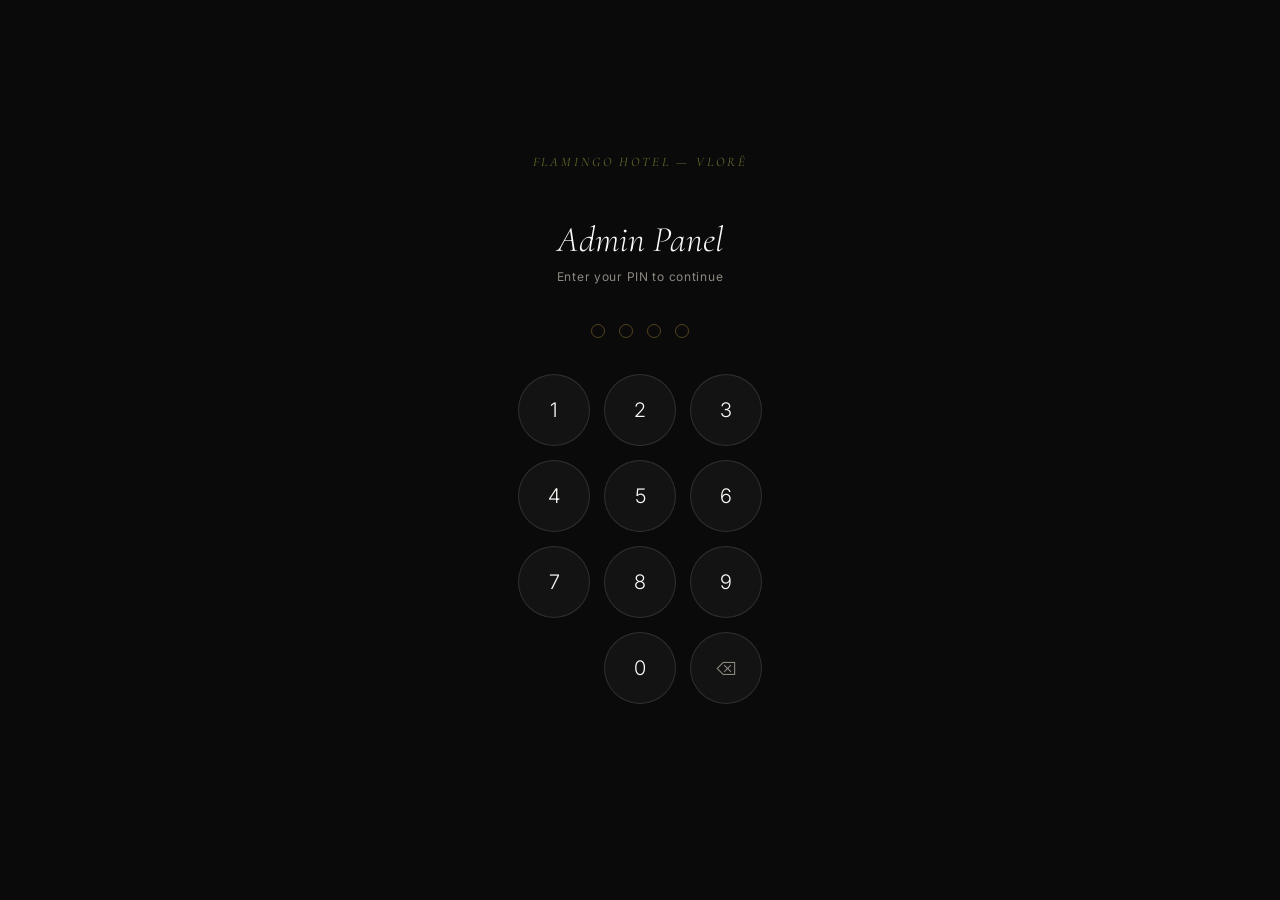
<file: admin.html>
﻿<!DOCTYPE html>
<html lang="en">
<head>
    <meta charset="UTF-8">
    <meta name="viewport" content="width=device-width, initial-scale=1.0, viewport-fit=cover">
    <title>Admin — Flamingo Hotel</title>
    <link rel="preconnect" href="https://fonts.googleapis.com">
    <link rel="preconnect" href="https://fonts.gstatic.com" crossorigin>
    <link href="https://fonts.googleapis.com/css2?family=Cormorant+Garamond:ital,wght@0,300;0,400;0,600;1,300;1,400;1,600&family=Inter:wght@300;400;500;600&display=swap" rel="stylesheet">
    <style>
        :root {
            --dark:   #0A0A0A;
            --gold:   #F78FAD;
            --gold2:  #6B6B2E;
            --gold-bg:#F5EDD5;
            --white:  #FAFAF7;
            --bg:     #F4F1EB;
            --muted:  #8C8880;
            --border: #DDD9D0;
            --red:    #C0392B;
            --red-bg: #FDECEA;
            --font-d: 'Cormorant Garamond', serif;
            --font-s: 'Inter', sans-serif;
        }
        *, *::before, *::after { margin:0; padding:0; box-sizing:border-box; -webkit-tap-highlight-color:transparent; }
        html { font-size:16px; }
        body { background:var(--bg); font-family:var(--font-s); color:var(--dark); -webkit-font-smoothing:antialiased; min-height:100vh; }

        /* ── LOGIN SCREEN ─────────────────────────── */
        #loginScreen {
            position:fixed; inset:0; background:var(--dark);
            display:flex; flex-direction:column; align-items:center; justify-content:center;
            z-index:999; padding:32px;
        }
        #loginScreen.hidden { display:none; }
        .login-logo {
            font-family:var(--font-d); font-size:13px; letter-spacing:0.22em;
            text-transform:uppercase; color:var(--gold2); font-style:italic;
            margin-bottom:48px; text-align:center;
        }
        .login-title {
            font-family:var(--font-d); font-size:36px; font-style:italic;
            color:var(--white); font-weight:300; margin-bottom:8px; text-align:center;
        }
        .login-sub {
            font-size:12px; color:var(--muted); letter-spacing:0.06em;
            margin-bottom:40px; text-align:center;
        }
        .pin-dots {
            display:flex; gap:14px; margin-bottom:36px; justify-content:center;
        }
        .pin-dot {
            width:14px; height:14px; border-radius:50%;
            border:1.5px solid rgba(184,151,62,0.4);
            background:transparent; transition:background 0.15s, border-color 0.15s;
        }
        .pin-dot.filled { background:var(--gold); border-color:var(--gold); }
        .numpad {
            display:grid; grid-template-columns:repeat(3,72px); gap:14px;
            justify-content:center;
        }
        .num-btn {
            width:72px; height:72px; border-radius:50%;
            border:1px solid rgba(255,255,255,0.12);
            background:rgba(255,255,255,0.04);
            color:var(--white); font-family:var(--font-s); font-size:20px; font-weight:300;
            cursor:pointer; transition:background 0.15s, border-color 0.15s;
            display:flex; align-items:center; justify-content:center;
        }
        .num-btn:hover { background:rgba(184,151,62,0.15); border-color:var(--gold); }
        .num-btn:active { background:rgba(184,151,62,0.3); }
        .num-btn.empty { border:none; background:none; cursor:default; }
        .num-btn.del { font-size:18px; color:var(--muted); }
        .login-error {
            margin-top:24px; font-size:12px; color:var(--red);
            letter-spacing:0.08em; text-align:center; min-height:18px;
            transition:opacity 0.3s;
        }

        /* ── MAIN LAYOUT ──────────────────────────── */
        #mainApp { display:none; }
        #mainApp.show { display:block; }

        .topbar {
            position:sticky; top:0; z-index:100;
            background:var(--dark); padding:0 28px;
            display:flex; align-items:center; justify-content:space-between;
            height:60px; border-bottom:2px solid var(--gold);
        }
        .topbar-brand {
            font-family:var(--font-d); font-size:13px; letter-spacing:0.2em;
            text-transform:uppercase; color:var(--gold2); font-style:italic;
        }
        .topbar-right { display:flex; align-items:center; gap:20px; }
        .topbar-label {
            font-size:10px; letter-spacing:0.14em; text-transform:uppercase;
            color:var(--muted);
        }
        .logout-btn {
            background:none; border:1px solid rgba(255,255,255,0.15);
            color:var(--muted); font-size:11px; letter-spacing:0.1em;
            text-transform:uppercase; padding:7px 16px; cursor:pointer;
            font-family:var(--font-s); transition:border-color 0.2s, color 0.2s;
        }
        .logout-btn:hover { border-color:var(--gold); color:var(--gold2); }

        /* ── MONTH NAV ────────────────────────────── */
        .month-nav {
            display:flex; align-items:center; justify-content:center;
            gap:24px; padding:28px 28px 8px;
        }
        .mnav-btn {
            background:none; border:1px solid var(--border); width:40px; height:40px;
            display:flex; align-items:center; justify-content:center;
            cursor:pointer; font-size:18px; color:var(--dark);
            transition:border-color 0.2s, background 0.2s;
        }
        .mnav-btn:hover { border-color:var(--gold); background:var(--white); }
        .mnav-label {
            font-family:var(--font-d); font-size:28px; font-style:italic;
            font-weight:400; min-width:240px; text-align:center;
        }

        /* ── STATS BAR ────────────────────────────── */
        .stats-bar {
            display:flex; gap:12px; padding:0 28px 20px; flex-wrap:wrap;
        }
        .stat-chip {
            display:flex; align-items:center; gap:8px;
            background:var(--white); border:1px solid var(--border);
            padding:10px 16px; font-size:12px;
        }
        .stat-dot { width:10px; height:10px; border-radius:50%; }
        .stat-num { font-weight:600; font-size:14px; }

        /* ── ROOMS GRID ───────────────────────────── */
        .rooms-grid {
            display:grid;
            grid-template-columns: repeat(auto-fit, minmax(280px, 1fr));
            gap:20px; padding:0 28px 40px;
        }

        .room-panel {
            background:var(--white); border:1px solid var(--border);
            overflow:hidden;
        }
        .room-panel-header {
            padding:18px 20px; border-bottom:1px solid var(--border);
            display:flex; align-items:center; justify-content:space-between;
            background:var(--dark);
        }
        .room-panel-name {
            font-family:var(--font-d); font-size:18px; font-style:italic;
            font-weight:400; color:var(--white);
        }
        .room-panel-badge {
            font-size:9px; letter-spacing:0.18em; text-transform:uppercase;
            color:var(--gold); font-weight:500;
        }
        .room-blocked-count {
            font-size:11px; color:var(--muted); margin-top:3px;
        }

        /* ── CALENDAR ─────────────────────────────── */
        .cal-wrap { padding:16px 16px 20px; }
        .cal-weekdays {
            display:grid; grid-template-columns:repeat(7,1fr);
            margin-bottom:6px;
        }
        .cal-wd {
            text-align:center; font-size:9px; letter-spacing:0.1em;
            text-transform:uppercase; color:var(--muted); padding:4px 0;
        }
        .cal-days-grid {
            display:grid; grid-template-columns:repeat(7,1fr); gap:3px;
        }
        .cal-cell {
            aspect-ratio:1; display:flex; align-items:center; justify-content:center;
            cursor:pointer; position:relative; border-radius:2px;
            transition:background 0.12s;
        }
        .cal-cell.empty { cursor:default; }
        .cal-cell.past { cursor:default; }
        .cal-num {
            font-size:13px; font-weight:300; font-family:var(--font-s);
            color:var(--dark); line-height:1; z-index:1; position:relative;
            width:100%; height:100%; display:flex; align-items:center; justify-content:center;
            border-radius:2px; transition:background 0.12s, color 0.12s;
        }
        .cal-cell.past .cal-num { color:#D0CCC4; }
        .cal-cell.today:not(.blocked) .cal-num::after {
            content:''; position:absolute; bottom:3px; left:50%; transform:translateX(-50%);
            width:3px; height:3px; border-radius:50%; background:var(--gold);
        }
        .cal-cell:not(.past):not(.empty):not(.blocked):hover .cal-num {
            background:var(--gold-bg);
        }
        .cal-cell.blocked .cal-num {
            background:var(--red); color:#fff; font-weight:500;
        }
        .cal-cell.blocked:hover .cal-num {
            background:#a93226;
        }

        /* ── ACTIONS ──────────────────────────────── */
        .room-actions {
            padding:12px 16px 16px; border-top:1px solid var(--border);
            display:flex; gap:8px; flex-wrap:wrap;
        }
        .action-btn {
            flex:1; min-width:120px; padding:10px 12px;
            font-family:var(--font-s); font-size:11px; letter-spacing:0.1em;
            text-transform:uppercase; cursor:pointer; font-weight:500;
            transition:background 0.2s, color 0.2s, border-color 0.2s;
            border:1px solid var(--border); background:none; color:var(--muted);
        }
        .action-btn:hover { border-color:var(--dark); color:var(--dark); background:var(--bg); }
        .action-btn.danger { color:var(--red); border-color:rgba(192,57,43,0.3); }
        .action-btn.danger:hover { background:var(--red-bg); border-color:var(--red); }

        /* ── TOAST ────────────────────────────────── */
        .toast {
            position:fixed; bottom:28px; left:50%; transform:translateX(-50%) translateY(80px);
            background:var(--dark); color:var(--gold2);
            font-family:var(--font-d); font-size:15px; font-style:italic;
            padding:14px 28px; letter-spacing:0.06em;
            transition:transform 0.3s cubic-bezier(0.34,1.56,0.64,1), opacity 0.3s;
            opacity:0; z-index:9999; white-space:nowrap; pointer-events:none;
            border-bottom:2px solid var(--gold);
        }
        .toast.show { transform:translateX(-50%) translateY(0); opacity:1; }

        /* ── LEGEND ───────────────────────────────── */
        .legend {
            display:flex; gap:20px; padding:0 28px 20px; flex-wrap:wrap;
        }
        .leg-item { display:flex; align-items:center; gap:8px; font-size:11px; color:var(--muted); letter-spacing:0.06em; }
        .leg-sq { width:14px; height:14px; border-radius:2px; }

        /* ── RESPONSIVE ───────────────────────────── */
        @media(max-width:600px){
            .rooms-grid { grid-template-columns:1fr; padding:0 16px 40px; }
            .topbar { padding:0 16px; }
            .month-nav { padding:20px 16px 6px; }
            .stats-bar { padding:0 16px 16px; }
            .legend { padding:0 16px 16px; }
            .mnav-label { font-size:22px; min-width:180px; }
        }
    </style>
</head>
<body>

<!-- LOGIN -->
<div id="loginScreen">
    <div class="login-logo">Flamingo Hotel — Vlorë</div>
    <h1 class="login-title">Admin Panel</h1>
    <p class="login-sub">Enter your PIN to continue</p>
    <div class="pin-dots" id="pinDots">
        <div class="pin-dot" id="dot0"></div>
        <div class="pin-dot" id="dot1"></div>
        <div class="pin-dot" id="dot2"></div>
        <div class="pin-dot" id="dot3"></div>
    </div>
    <div class="numpad">
        <button class="num-btn" onclick="enterPin('1')">1</button>
        <button class="num-btn" onclick="enterPin('2')">2</button>
        <button class="num-btn" onclick="enterPin('3')">3</button>
        <button class="num-btn" onclick="enterPin('4')">4</button>
        <button class="num-btn" onclick="enterPin('5')">5</button>
        <button class="num-btn" onclick="enterPin('6')">6</button>
        <button class="num-btn" onclick="enterPin('7')">7</button>
        <button class="num-btn" onclick="enterPin('8')">8</button>
        <button class="num-btn" onclick="enterPin('9')">9</button>
        <button class="num-btn empty"></button>
        <button class="num-btn" onclick="enterPin('0')">0</button>
        <button class="num-btn del" onclick="delPin()">⌫</button>
    </div>
    <div class="login-error" id="loginError"></div>
</div>

<!-- MAIN APP -->
<div id="mainApp">

    <div class="topbar">
        <div class="topbar-brand">Chic — Availability Manager</div>
        <div class="topbar-right">
            <span class="topbar-label" id="lastSaved"></span>
            <button class="logout-btn" onclick="logout()">Lock</button>
        </div>
    </div>

    <div class="month-nav">
        <button class="mnav-btn" onclick="changeMonth(-1)">&#8592;</button>
        <div class="mnav-label" id="monthLabel"></div>
        <button class="mnav-btn" onclick="changeMonth(1)">&#8594;</button>
    </div>

    <div class="legend">
        <div class="leg-item"><div class="leg-sq" style="background:var(--white);border:1px solid var(--border);"></div>Available</div>
        <div class="leg-item"><div class="leg-sq" style="background:var(--red);"></div>Blocked / Occupied</div>
        <div class="leg-item"><div class="leg-sq" style="background:var(--gold);border-radius:50%;width:10px;height:10px;margin-right:4px;"></div>Today</div>
    </div>

    <div class="stats-bar" id="statsBar"></div>

    <div class="rooms-grid" id="roomsGrid"></div>

</div>

<div class="toast" id="toast"></div>

<script>
// ── CONFIG ─────────────────────────────────────────
const PIN = '1234'; // Change this to whatever PIN you want
const STORAGE_KEY = 'chic_blocked';

const ROOMS_CONFIG = [
    { id:'deluxe-double',  name:'Deluxe Double Room',  label:'Deluxe',   maxGuests:2, price:59  },
    { id:'deluxe-triple',  name:'Deluxe Triple Room',   label:'Deluxe',   maxGuests:3, price:79  },
    { id:'economy-twin',   name:'Economy Twin Room',    label:'Standard', maxGuests:2, price:49  },
    { id:'book-direct',    name:'Direct Booking',       label:'Enquire',  maxGuests:6, price:0   }
];

const WEEKDAYS = ['Mo','Tu','We','Th','Fr','Sa','Su'];
const MONTHS   = ['January','February','March','April','May','June','July','August','September','October','November','December'];

// ── STATE ──────────────────────────────────────────
let pinEntry   = '';
let blocked    = {}; // { roomId: ['2025-06-15', ...] }
let viewYear, viewMonth;
let authenticated = false;

// ── PIN ────────────────────────────────────────────
function enterPin(digit) {
    if (pinEntry.length >= 4) return;
    pinEntry += digit;
    updateDots();
    if (pinEntry.length === 4) {
        setTimeout(() => {
            if (pinEntry === PIN) {
                unlockApp();
            } else {
                document.getElementById('loginError').textContent = 'Incorrect PIN. Try again.';
                pinEntry = '';
                setTimeout(() => updateDots(), 100);
                setTimeout(() => {
                    document.getElementById('loginError').textContent = '';
                }, 2000);
            }
        }, 150);
    }
}
function delPin() {
    pinEntry = pinEntry.slice(0, -1);
    updateDots();
    document.getElementById('loginError').textContent = '';
}
function updateDots() {
    for (let i = 0; i < 4; i++) {
        document.getElementById(`dot${i}`).classList.toggle('filled', i < pinEntry.length);
    }
}
function unlockApp() {
    authenticated = true;
    document.getElementById('loginScreen').classList.add('hidden');
    document.getElementById('mainApp').classList.add('show');
    loadData();
    const today = new Date();
    viewYear  = today.getFullYear();
    viewMonth = today.getMonth();
    render();
}
function logout() {
    authenticated = false;
    pinEntry = '';
    updateDots();
    document.getElementById('loginScreen').classList.remove('hidden');
    document.getElementById('mainApp').classList.remove('show');
}

// ── DATA ───────────────────────────────────────────
function loadData() {
    const saved = localStorage.getItem(STORAGE_KEY);
    if (saved) {
        try { blocked = JSON.parse(saved); } catch(e) { blocked = {}; }
    }
    // Ensure all rooms exist
    ROOMS_CONFIG.forEach(r => { if (!blocked[r.id]) blocked[r.id] = []; });
}
function saveData() {
    localStorage.setItem(STORAGE_KEY, JSON.stringify(blocked));
    const now = new Date();
    document.getElementById('lastSaved').textContent =
        `Saved ${now.getHours().toString().padStart(2,'0')}:${now.getMinutes().toString().padStart(2,'0')}`;
    showToast('Changes saved');
}

// ── TOGGLE ─────────────────────────────────────────
function toggleDate(roomId, ds) {
    const arr = blocked[roomId];
    const idx = arr.indexOf(ds);
    if (idx === -1) arr.push(ds);
    else arr.splice(idx, 1);
    saveData();
    renderStats();
    renderRoom(roomId);
}
function clearRoomMonth(roomId) {
    const y = viewYear, m = viewMonth;
    blocked[roomId] = blocked[roomId].filter(ds => {
        const d = new Date(ds);
        return !(d.getFullYear() === y && d.getMonth() === m);
    });
    saveData();
    renderStats();
    renderRoom(roomId);
}
function blockRoomMonth(roomId) {
    const y = viewYear, m = viewMonth;
    const days = new Date(y, m+1, 0).getDate();
    const today = new Date(); today.setHours(0,0,0,0);
    for (let d = 1; d <= days; d++) {
        const date = new Date(y, m, d);
        if (date < today) continue;
        const ds = fmt(date);
        if (!blocked[roomId].includes(ds)) blocked[roomId].push(ds);
    }
    saveData();
    renderStats();
    renderRoom(roomId);
}
function clearAll() {
    if (!confirm('Clear ALL blocked dates for ALL rooms this month?')) return;
    ROOMS_CONFIG.forEach(r => clearRoomMonth(r.id));
}

// ── RENDER ─────────────────────────────────────────
function render() {
    document.getElementById('monthLabel').textContent = `${MONTHS[viewMonth]} ${viewYear}`;
    renderStats();
    const grid = document.getElementById('roomsGrid');
    grid.innerHTML = '';
    ROOMS_CONFIG.forEach(room => {
        const panel = document.createElement('div');
        panel.className = 'room-panel';
        panel.id = `panel-${room.id}`;
        grid.appendChild(panel);
        renderRoom(room.id);
    });
}
function renderRoom(roomId) {
    const room   = ROOMS_CONFIG.find(r => r.id === roomId);
    const panel  = document.getElementById(`panel-${roomId}`);
    const blockedDates = blocked[roomId] || [];
    const monthBlocked = blockedDates.filter(ds => {
        const d = new Date(ds);
        return d.getFullYear() === viewYear && d.getMonth() === viewMonth;
    }).length;

    panel.innerHTML = `
        <div class="room-panel-header">
            <div>
                <div class="room-panel-name">${room.name}</div>
                <div class="room-blocked-count">${monthBlocked} day${monthBlocked!==1?'s':''} blocked this month · €${room.price}/night</div>
            </div>
            <div class="room-panel-badge">${room.label}</div>
        </div>
        <div class="cal-wrap" id="cal-${roomId}">${buildCalHTML(roomId)}</div>
        <div class="room-actions">
            <button class="action-btn" onclick="blockRoomMonth('${roomId}')">Block month</button>
            <button class="action-btn danger" onclick="clearRoomMonth('${roomId}')">Clear month</button>
        </div>
    `;
}
function buildCalHTML(roomId) {
    const today = new Date(); today.setHours(0,0,0,0);
    const y = viewYear, m = viewMonth;
    const daysInMo = new Date(y, m+1, 0).getDate();
    const firstDow = (new Date(y, m, 1).getDay() + 6) % 7; // Mon-start
    const blockedArr = blocked[roomId] || [];

    let html = '<div class="cal-weekdays">';
    WEEKDAYS.forEach(d => { html += `<div class="cal-wd">${d}</div>`; });
    html += '</div><div class="cal-days-grid">';

    for (let i = 0; i < firstDow; i++) html += '<div class="cal-cell empty"></div>';

    for (let d = 1; d <= daysInMo; d++) {
        const date = new Date(y, m, d); date.setHours(0,0,0,0);
        const ds   = fmt(date);
        const isPast    = date < today;
        const isToday   = date.getTime() === today.getTime();
        const isBlocked = blockedArr.includes(ds);

        let cls = 'cal-cell';
        if (isPast)    cls += ' past';
        if (isToday)   cls += ' today';
        if (isBlocked) cls += ' blocked';

        const onclick = isPast ? '' : `onclick="toggleDate('${roomId}','${ds}')"`;
        html += `<div class="${cls}" ${onclick}><div class="cal-num">${d}</div></div>`;
    }
    html += '</div>';
    return html;
}
function renderStats() {
    const today = new Date(); today.setHours(0,0,0,0);
    const y = viewYear, m = viewMonth;
    const daysInMo = new Date(y, m+1, 0).getDate();
    let futureDays = 0;
    for (let d = 1; d <= daysInMo; d++) {
        const date = new Date(y, m, d); date.setHours(0,0,0,0);
        if (date >= today) futureDays++;
    }
    const totalSlots = ROOMS_CONFIG.length * futureDays;
    let totalBlocked = 0;
    ROOMS_CONFIG.forEach(room => {
        totalBlocked += (blocked[room.id] || []).filter(ds => {
            const d = new Date(ds);
            return d.getFullYear() === y && d.getMonth() === m && new Date(ds) >= today;
        }).length;
    });
    const available = totalSlots - totalBlocked;
    const pct = totalSlots > 0 ? Math.round((totalBlocked/totalSlots)*100) : 0;
    document.getElementById('statsBar').innerHTML = `
        <div class="stat-chip"><div class="stat-dot" style="background:var(--gold);"></div><span class="stat-num">${available}</span>&nbsp;room-nights available</div>
        <div class="stat-chip"><div class="stat-dot" style="background:var(--red);"></div><span class="stat-num">${totalBlocked}</span>&nbsp;room-nights blocked</div>
        <div class="stat-chip"><div class="stat-dot" style="background:var(--muted);"></div><span class="stat-num">${pct}%</span>&nbsp;occupancy blocked</div>
        <div class="stat-chip" style="cursor:pointer;border-color:var(--red);color:var(--red);" onclick="clearAll()">Clear all rooms this month</div>
    `;
}

function changeMonth(delta) {
    viewMonth += delta;
    if (viewMonth > 11) { viewMonth = 0; viewYear++; }
    if (viewMonth <  0) { viewMonth = 11; viewYear--; }
    render();
}

// ── TOAST ──────────────────────────────────────────
let toastTimer;
function showToast(msg) {
    const t = document.getElementById('toast');
    t.textContent = msg;
    t.classList.add('show');
    clearTimeout(toastTimer);
    toastTimer = setTimeout(() => t.classList.remove('show'), 1800);
}

// ── UTILS ──────────────────────────────────────────
function fmt(date) {
    return `${date.getFullYear()}-${String(date.getMonth()+1).padStart(2,'0')}-${String(date.getDate()).padStart(2,'0')}`;
}

// ── KEYBOARD SUPPORT ───────────────────────────────
document.addEventListener('keydown', e => {
    if (!authenticated) {
        if (e.key >= '0' && e.key <= '9') enterPin(e.key);
        if (e.key === 'Backspace') delPin();
    }
});
</script>
</body>
</html>
</file>
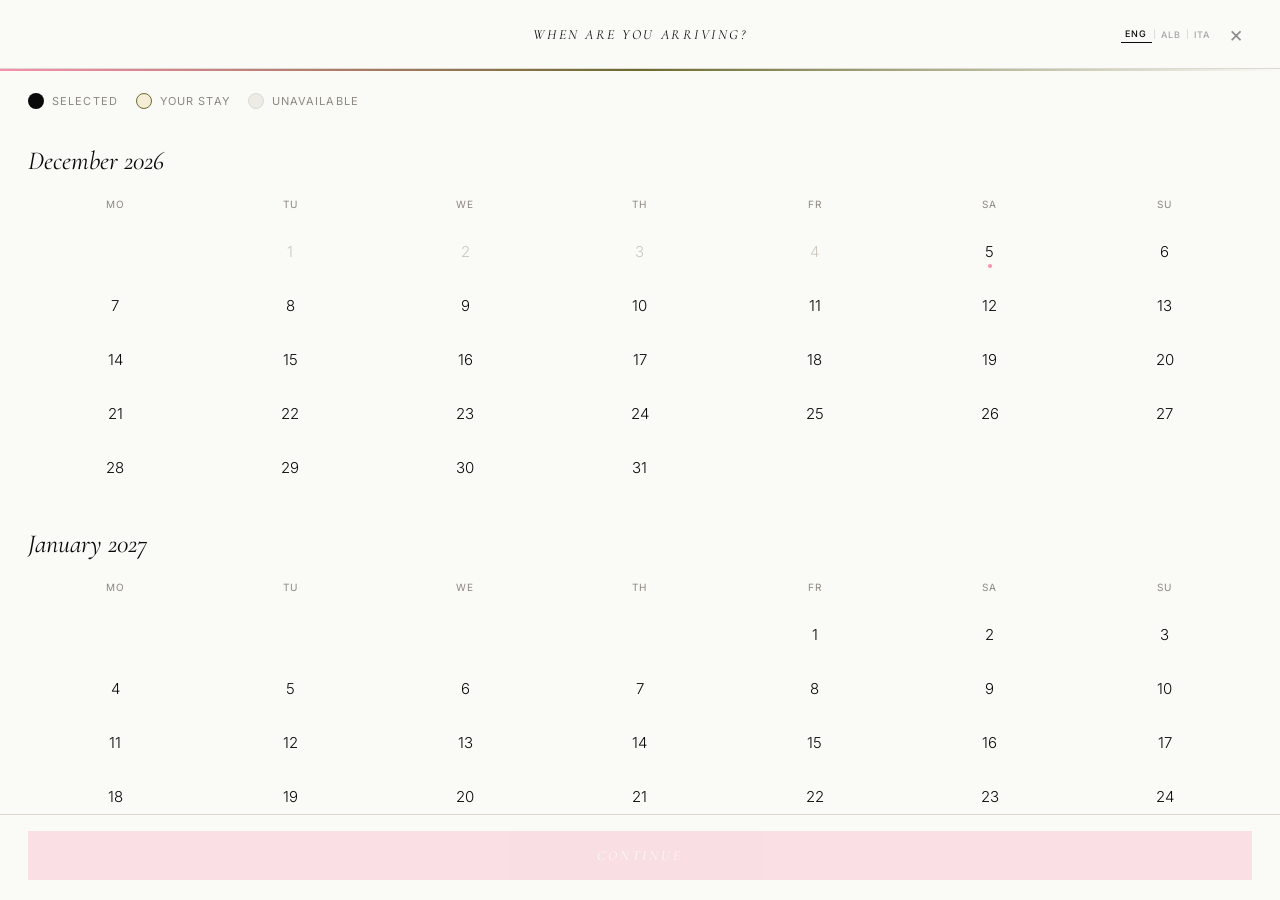
<file: booking.html>
﻿<!DOCTYPE html>
<html lang="en">
<head>
    <meta charset="UTF-8">
    <meta name="viewport" content="width=device-width, initial-scale=1.0, viewport-fit=cover">
    <title>Reserve | Flamingo Hotel Vlorë</title>
    <link rel="preconnect" href="https://fonts.googleapis.com">
    <link rel="preconnect" href="https://fonts.gstatic.com" crossorigin>
    <link href="https://fonts.googleapis.com/css2?family=Cormorant+Garamond:ital,wght@0,300;0,400;0,600;1,300;1,400;1,600&family=Playfair+Display:ital,wght@0,400;1,400&family=Inter:wght@300;400;500&display=swap" rel="stylesheet">
    <style>
        :root {
            --dark:   #0A0A0A;
            --gold:   #F78FAD;
            --gold2:  #6B6B2E;
            --white:  #FAFAF7;
            --bg:     #F4F1EB;
            --muted:  #8C8880;
            --border: #DDD9D0;
            --font-d: 'Cormorant Garamond', serif;
            --font-p: 'Playfair Display', serif;
            --font-s: 'Inter', sans-serif;
        }
        *, *::before, *::after { margin:0; padding:0; box-sizing:border-box; -webkit-tap-highlight-color:transparent; }
        html, body { height:100%; overflow:hidden; background:var(--white); font-family:var(--font-s); color:var(--dark); -webkit-font-smoothing:antialiased; }

        .shell { height:100vh; height:100dvh; display:flex; flex-direction:column; }

        /* TOP BAR */
        .topbar {
            flex-shrink:0; display:flex; align-items:center;
            justify-content:space-between; padding:18px 28px;
            border-bottom:1px solid var(--border); background:var(--white);
            position:relative; z-index:10;
        }
        .topbar-title {
            position:absolute; left:50%; transform:translateX(-50%);
            font-family:var(--font-d); font-size:14px; letter-spacing:0.18em;
            text-transform:uppercase; font-weight:400; font-style:italic;
            white-space:nowrap; color:var(--dark);
        }
        .topbar-btn {
            background:none; border:none; cursor:pointer; font-size:22px;
            color:var(--dark); width:32px; height:32px; display:flex;
            align-items:center; justify-content:center; opacity:0.45;
            transition:opacity 0.2s; text-decoration:none;
        }
        .topbar-btn:hover { opacity:1; }
        .topbar-btn.hidden { visibility:hidden; }
        .topbar-right { display:flex; align-items:center; gap:6px; }
        .lang-sw { display:flex; align-items:center; gap:1px; }
        .lang-btn { background:none; border:none; cursor:pointer; font-family:var(--font-s); font-size:9px; letter-spacing:0.12em; text-transform:uppercase; font-weight:500; color:var(--dark); opacity:0.35; transition:opacity 0.2s; padding:3px 4px; }
        .lang-btn:hover { opacity:0.7; }
        .lang-btn.active { opacity:1; border-bottom:1px solid var(--dark); }
        @media(max-width:768px){ .lang-sw, .lang-div { display:none !important; } }
        .lang-div { font-size:8px; opacity:0.2; color:var(--dark); }

        /* Gold accent line under topbar */
        .topbar-line {
            flex-shrink:0; height:2px;
            background:linear-gradient(to right, var(--gold), var(--gold2), transparent);
        }

        /* STEPS */
        .steps-wrap { flex:1; overflow:hidden; position:relative; }
        .step { position:absolute; inset:0; overflow-y:auto; background:var(--white); transition:transform 0.38s cubic-bezier(0.4,0,0.2,1), opacity 0.25s ease; }
        .step.active { transform:translateX(0);     opacity:1;  pointer-events:all; }
        .step.prev   { transform:translateX(-100%); opacity:0;  pointer-events:none; }
        .step.next   { transform:translateX(100%);  opacity:0;  pointer-events:none; }

        /* BOTTOM BAR */
        .bottombar { flex-shrink:0; padding:16px 28px 20px; border-top:1px solid var(--border); background:var(--white); }
        .next-btn {
            display:block; width:100%; padding:16px;
            background:var(--gold); color:var(--white); border:none;
            font-family:var(--font-d); font-size:14px; letter-spacing:0.2em;
            text-transform:uppercase; font-style:italic; font-weight:400;
            cursor:pointer; transition:background 0.3s, color 0.3s;
        }
        .next-btn:disabled { opacity:0.25; cursor:not-allowed; }
        .next-btn:not(:disabled):hover { background:var(--gold2); color:var(--white); }

        /* ── STEP 1: CALENDAR ─────────────────────── */
        .cal-legend {
            display:flex; flex-wrap:wrap; gap:18px;
            padding:22px 28px 0; font-size:11px; letter-spacing:0.1em;
            text-transform:uppercase; color:var(--muted);
        }
        .leg-item { display:flex; align-items:center; gap:8px; }
        .leg-dot { width:16px; height:16px; border-radius:50%; flex-shrink:0; }

        .cal-scroll { padding:0 28px 40px; }
        .cal-month-block { margin-top:36px; }
        .cal-month-name {
            font-family:var(--font-d); font-size:26px; font-style:italic;
            font-weight:400; margin-bottom:22px; color:var(--dark);
        }
        .cal-weekdays { display:grid; grid-template-columns:repeat(7,1fr); margin-bottom:8px; }
        .cal-wd { text-align:center; font-size:10px; letter-spacing:0.12em; text-transform:uppercase; color:var(--muted); padding-bottom:8px; }
        .cal-days-grid { display:grid; grid-template-columns:repeat(7,1fr); row-gap:4px; }

        .cal-cell { display:flex; align-items:center; justify-content:center; height:50px; position:relative; cursor:pointer; user-select:none; -webkit-user-select:none; }
        .cal-cell.empty { cursor:default; }
        .cal-cell.past  { cursor:not-allowed; }
        .cal-num {
            width:44px; height:44px; display:flex; align-items:center; justify-content:center;
            font-family:var(--font-s); font-size:15px; font-weight:300; border-radius:50%;
            position:relative; z-index:2; transition:background 0.15s, color 0.15s;
        }
        .cal-cell.past .cal-num { color:#CCC8C0; }
        .cal-cell.blocked .cal-num { color:#CCC8C0; text-decoration:line-through; cursor:not-allowed; }
        .cal-cell::before {
            content:''; position:absolute; top:50%; transform:translateY(-50%);
            height:44px; left:0; right:0; background:transparent; z-index:1; transition:background 0.15s;
        }
        .cal-cell.in-range::before    { background:#F5EDD5; }
        .cal-cell.range-start::before { background:#F5EDD5; left:50%; }
        .cal-cell.range-end::before   { background:#F5EDD5; right:50%; }
        .cal-cell.range-start .cal-num,
        .cal-cell.range-end .cal-num  { background:var(--gold); color:var(--white); font-weight:400; }
        .cal-cell:not(.past):not(.blocked):not(.range-start):not(.range-end):hover .cal-num { background:var(--bg); }
        .cal-cell.today:not(.range-start):not(.range-end) .cal-num::after {
            content:''; position:absolute; bottom:5px; left:50%; transform:translateX(-50%);
            width:4px; height:4px; border-radius:50%; background:var(--gold);
        }

        /* ── STEP 2: GUESTS ───────────────────────── */
        .guests-wrap { padding:48px 28px; max-width:480px; margin:0 auto; }
        .guests-title {
            font-family:var(--font-d); font-size:42px; font-style:italic;
            font-weight:400; margin-bottom:8px; color:var(--dark);
        }
        .guests-sub { font-size:13px; color:var(--muted); margin-bottom:44px; line-height:1.6; }
        .guest-row { display:flex; justify-content:space-between; align-items:center; padding:24px 0; border-bottom:1px solid var(--border); }
        .guest-row:first-of-type { border-top:1px solid var(--border); }
        .guest-label-main { font-family:var(--font-d); font-size:20px; font-style:italic; font-weight:400; }
        .guest-label-sub  { font-size:11px; color:var(--muted); margin-top:3px; letter-spacing:0.06em; }
        .guest-counter { display:flex; align-items:center; gap:22px; }
        .ctr-btn {
            width:38px; height:38px; border-radius:50%;
            border:1px solid var(--border); background:none; cursor:pointer;
            font-size:20px; color:var(--dark); display:flex;
            align-items:center; justify-content:center; transition:border-color 0.2s, background 0.2s;
        }
        .ctr-btn:hover:not(:disabled) { border-color:var(--gold); background:var(--bg); }
        .ctr-btn:disabled { opacity:0.2; cursor:not-allowed; }
        .ctr-val { font-family:var(--font-d); font-size:32px; font-weight:400; min-width:24px; text-align:center; color:var(--dark); }

        /* ── STEP 3: SUMMARY ──────────────────────── */
        .summary-wrap { padding:40px 28px; max-width:520px; margin:0 auto; }
        .summary-title { font-family:var(--font-d); font-size:42px; font-style:italic; font-weight:400; margin-bottom:36px; }
        .sum-card { border:1px solid var(--border); border-radius:2px; overflow:hidden; margin-bottom:14px; }
        .sum-card-inner { padding:22px; }
        .sum-label { font-size:9px; letter-spacing:0.2em; text-transform:uppercase; color:var(--gold); margin-bottom:8px; font-weight:500; }
        .sum-value { font-family:var(--font-d); font-size:18px; font-weight:400; letter-spacing:0.04em; }
        .sum-edit { float:right; background:none; border:none; cursor:pointer; color:var(--muted); font-size:16px; margin-top:2px; transition:color 0.2s; }
        .sum-edit:hover { color:var(--gold); }

        /* ── STEP 4: ROOMS ────────────────────────── */
        .rooms-wrap { padding:28px 28px 50px; }
        .rooms-header { margin-bottom:28px; }
        .rooms-title { font-family:var(--font-d); font-size:36px; font-style:italic; font-weight:400; margin-bottom:6px; }
        .rooms-sub { font-size:12px; color:var(--muted); letter-spacing:0.04em; }
        #roomsList { display:grid; grid-template-columns:1fr 1fr; gap:20px; }
        @media(max-width:768px){ #roomsList { grid-template-columns:1fr; } }
        .room-card { border:1px solid var(--border); overflow:hidden; }
        .room-card-img { width:100%; height:230px; object-fit:cover; display:block; transition:transform 0.7s ease; }
        .room-card:hover .room-card-img { transform:scale(1.03); }
        .room-card-body { padding:22px; }
        .room-card-label { font-size:9px; letter-spacing:0.2em; text-transform:uppercase; color:var(--gold); margin-bottom:6px; font-weight:500; }
        .room-card-name { font-family:var(--font-d); font-size:26px; font-style:italic; font-weight:400; margin-bottom:8px; }
        .room-card-desc { font-size:13px; color:var(--muted); margin-bottom:20px; line-height:1.7; }
        .room-card-footer { display:flex; justify-content:space-between; align-items:flex-end; border-top:1px solid var(--border); padding-top:18px; }
        .room-price-per { font-size:9px; letter-spacing:0.16em; text-transform:uppercase; color:var(--muted); margin-bottom:4px; }
        .room-price-num { font-family:var(--font-d); font-size:32px; font-style:italic; font-weight:400; color:var(--dark); }
        .room-price-total { font-size:11px; color:var(--muted); margin-top:3px; }
        .room-select-btn {
            background:none; color:var(--dark); border:1px solid var(--dark);
            padding:12px 26px; font-family:var(--font-d); font-size:13px;
            font-style:italic; letter-spacing:0.1em; cursor:pointer;
            transition:background 0.3s, color 0.3s, border-color 0.3s;
        }
        .room-select-btn:hover { background:var(--gold); color:var(--white); border-color:var(--gold); }
        .room-unavailable { opacity:0.35; pointer-events:none; }
        .room-unavail-badge {
            font-size:10px; letter-spacing:0.12em; text-transform:uppercase;
            color:var(--muted); border:1px solid var(--border); padding:8px 16px;
            font-family:var(--font-d); font-style:italic;
        }

        /* ── SUCCESS ──────────────────────────────── */
        .success-screen {
            display:none; position:fixed; inset:0; background:var(--bg); z-index:999;
            flex-direction:column; align-items:center; justify-content:center;
            text-align:center; padding:40px 28px;
        }
        .success-screen.show { display:flex; }
        .success-mark { font-size:36px; color:var(--gold); margin-bottom:28px; }
        .success-h { font-family:var(--font-d); font-size:52px; font-style:italic; font-weight:400; margin-bottom:16px; }
        .success-p { font-size:14px; color:var(--muted); max-width:340px; line-height:1.8; margin-bottom:40px; }
        .success-back {
            font-family:var(--font-d); font-size:14px; font-style:italic;
            letter-spacing:0.1em; text-decoration:none; color:var(--dark);
            border-bottom:1px solid var(--gold); padding-bottom:3px;
        }
    </style>
</head>
<body>

<div class="success-screen" id="successScreen">
    <div class="success-mark">✦</div>
    <h2 class="success-h" id="successTitle"></h2>
    <p class="success-p" id="successText"></p>
    <a href="index.html" class="success-back" id="successBack"></a>
</div>

<div class="shell">
    <div class="topbar">
        <button class="topbar-btn hidden" id="backBtn" onclick="goBack()">&#8592;</button>
        <span class="topbar-title" id="topbarTitle"></span>
        <div class="topbar-right">
            <div class="lang-sw">
                <button class="lang-btn" onclick="setLang('en')">ENG</button>
                <span class="lang-div">|</span>
                <button class="lang-btn" onclick="setLang('sq')">ALB</button>
                <span class="lang-div">|</span>
                <button class="lang-btn" onclick="setLang('it')">ITA</button>
            </div>
            <a href="index.html" class="topbar-btn">&#215;</a>
        </div>
    </div>
    <div class="topbar-line"></div>

    <div class="steps-wrap">

        <!-- STEP 1: CALENDAR -->
        <div class="step active" id="step1">
            <div class="cal-legend">
                <div class="leg-item"><div class="leg-dot" style="background:var(--dark);"></div><span id="legSelected"></span></div>
                <div class="leg-item"><div class="leg-dot" style="background:#F5EDD5;border:1px solid var(--gold2);"></div><span id="legYourStay"></span></div>
                <div class="leg-item"><div class="leg-dot" style="background:#EDEBE6;border:1px solid var(--border);"></div><span id="legUnavail"></span></div>
            </div>
            <div class="cal-scroll" id="calScroll"></div>
        </div>

        <!-- STEP 2: GUESTS -->
        <div class="step next" id="step2">
            <div class="guests-wrap">
                <h2 class="guests-title" id="guestsTitle"></h2>
                <p class="guests-sub" id="guestsSub"></p>
                <div class="guest-row">
                    <div><div class="guest-label-main" id="adultsLabel"></div><div class="guest-label-sub" id="adultsAge"></div></div>
                    <div class="guest-counter">
                        <button class="ctr-btn" id="adultsMinus" onclick="changeGuests('adults',-1)" disabled>−</button>
                        <span class="ctr-val" id="adultsVal">1</span>
                        <button class="ctr-btn" onclick="changeGuests('adults',1)">+</button>
                    </div>
                </div>
                <div class="guest-row">
                    <div><div class="guest-label-main" id="childrenLabel"></div><div class="guest-label-sub" id="childrenAge"></div></div>
                    <div class="guest-counter">
                        <button class="ctr-btn" id="childrenMinus" onclick="changeGuests('children',-1)" disabled>−</button>
                        <span class="ctr-val" id="childrenVal">0</span>
                        <button class="ctr-btn" onclick="changeGuests('children',1)">+</button>
                    </div>
                </div>
            </div>
        </div>

        <!-- STEP 3: SUMMARY -->
        <div class="step next" id="step3">
            <div class="summary-wrap">
                <h2 class="summary-title" id="summaryTitle"></h2>
                <div class="sum-card"><div class="sum-card-inner"><div class="sum-label" id="sumDestLabel"></div><div class="sum-value" id="sumDestVal"></div></div></div>
                <div class="sum-card"><div class="sum-card-inner"><div class="sum-label" id="sumDatesLabel"></div><div class="sum-value" id="sumDates">—</div><button class="sum-edit" onclick="jumpTo(1)">&#9998;</button></div></div>
                <div class="sum-card"><div class="sum-card-inner"><div class="sum-label" id="sumGuestsLabel"></div><div class="sum-value" id="sumGuests">—</div><button class="sum-edit" onclick="jumpTo(2)">&#9998;</button></div></div>
            </div>
        </div>

        <!-- STEP 4: ROOMS -->
        <div class="step next" id="step4">
            <div class="rooms-wrap">
                <div class="rooms-header">
                    <h2 class="rooms-title" id="roomsTitle"></h2>
                    <p class="rooms-sub" id="roomsSub"></p>
                </div>
                <div id="roomsList"></div>
            </div>
        </div>

    </div>

    <div class="bottombar">
        <button class="next-btn" id="nextBtn" onclick="goNext()" disabled></button>
    </div>
</div>

<script>
// ================================================================
// BLOCKED DATES — add "YYYY-MM-DD" per room to block
// ================================================================
const BLOCKED = {
    "deluxe-double": [],
    "economy-twin":   [],
    "economy-twin":   [],
    "book-direct":    []
};

// ================================================================
// TRANSLATIONS
// ================================================================
const T = {
    en: {
        steps:{ 1:'When are you arriving?', 2:'Who is joining you?', 3:'Your Flamingo Hotel experience', 4:'Choose your room' },
        months:["January","February","March","April","May","June","July","August","September","October","November","December"],
        weekdays:["Mo","Tu","We","Th","Fr","Sa","Su"],
        legSelected:"Selected", legYourStay:"Your stay", legUnavail:"Unavailable",
        next:"Continue", checkRates:"Check availability",
        guestsTitle:"Who's joining?", guestsSub:"Select the number of guests for your stay.",
        adultsLabel:"Adults", adultsAge:"Age 13 or above",
        childLabel:"Children", childAge:"Under 13",
        sumTitle:"Your reservation.", sumDest:"Destination", sumDestVal:"Vlorë, Albania",
        sumDates:"Dates", sumGuests:"Guests", roomsTitle:"Available rooms.",
        avgNight:"Per night", totalFor:"total for", night:"night", nights:"nights",
        guest:"guest", guests:"guests", select:"Select", overCap:"Over capacity", unavail:"Unavailable",
        r1n:"Junior Suite", r1l:"Junior",
        r1d:"Plush junior suite with warm tones, double bed, balcony, air conditioning, private bathroom and free Wi-Fi.",
        r2n:"Superior Double Room", r2l:"Superior",
        r2d:"Refined double room with premium furnishings, balcony, air conditioning, flat-screen TV and free Wi-Fi.",
        r3n:"Luxury Triple Room", r3l:"Luxury",
        r3d:"Spacious triple room with luxury amenities, balcony, air conditioning, flat-screen TV and free Wi-Fi.",
        r4n:"Book Direct", r4l:"Enquire",
        r4d:"Contact us for special requests, group bookings, or to ask about room availability and rates.",
        successTitle:"Request received.", successText:"Thank you for choosing Flamingo Hotel. We will confirm your reservation within 24 hours.", successBack:"Return to hotel"
    },
    sq: {
        steps:{ 1:'Kur do të mbërrini?', 2:'Kush vjen me ju?', 3:'Përvoja juaj Flamingo Hotel', 4:'Zgjidhni dhomën' },
        months:["Janar","Shkurt","Mars","Prill","Maj","Qershor","Korrik","Gusht","Shtator","Tetor","Nëntor","Dhjetor"],
        weekdays:["Hë","Ma","Më","En","Pr","Sh","Di"],
        legSelected:"Zgjedhur", legYourStay:"Qëndrimi juaj", legUnavail:"I padisponueshëm",
        next:"Vazhdo", checkRates:"Kontrollo disponueshmërinë",
        guestsTitle:"Kush vjen me ju?", guestsSub:"Zgjidhni numrin e mysafirëve për qëndrimin tuaj.",
        adultsLabel:"Të rritur", adultsAge:"Moshë 13 vjeç e lart",
        childLabel:"Fëmijë", childAge:"Nën 13 vjeç",
        sumTitle:"Rezervimi juaj.", sumDest:"Destinacioni", sumDestVal:"Vlorë, Shqipëri",
        sumDates:"Datat", sumGuests:"Mysafirët", roomsTitle:"Dhoma të disponueshme.",
        avgNight:"Për natë", totalFor:"total për", night:"natë", nights:"net",
        guest:"mysafir", guests:"mysafirë", select:"Zgjidh", overCap:"Kapacitet i tejkaluar", unavail:"E padisponueshme",
        r1n:"Dhomë Deluxe Dyshe", r1l:"Deluxe",
        r1d:"Dhomë e rehatshme me krevat dyshe, ajër të kondicionuar, banjë private me dush dhe të gjitha pajisjet moderne.",
        r2n:"Dhomë Deluxe Trefishe", r2l:"Deluxe",
        r2d:"Dhomë e gjerë për tre persona me ballkon privat, ajër të kondicionuar dhe dush — perfekte për familje.",
        r3n:"Dhomë Ekonomike Dyshe", r3l:"Standard",
        r3d:"Dhoma jonë trefishe më e rafinuar me robat banje, kozmetikë falas, tharëse flokësh, ballkon dhe mure me izolim.",
        r4n:"Rezervo Direkt", r4l:"Pyetje",
        r4d:"Kulmi i hotelit. Suite e gjerë me pamje nga deti, TV, mure me izolim, minibar dhe makinë kafeje.",
        successTitle:"Kërkesa u mor.", successText:"Faleminderit që zgjodhët Flamingo Hotel. Do të konfirmojmë rezervimin tuaj brenda 24 orëve.", successBack:"Kthehu te hoteli"
    },
    it: {
        steps:{ 1:'Quando arrivate?', 2:'Chi si unisce a voi?', 3:'La vostra esperienza Flamingo Hotel', 4:'Scegliete la camera' },
        months:["Gennaio","Febbraio","Marzo","Aprile","Maggio","Giugno","Luglio","Agosto","Settembre","Ottobre","Novembre","Dicembre"],
        weekdays:["Lu","Ma","Me","Gi","Ve","Sa","Do"],
        legSelected:"Selezionato", legYourStay:"Il tuo soggiorno", legUnavail:"Non disponibile",
        next:"Continua", checkRates:"Verifica disponibilità",
        guestsTitle:"Chi si unisce?", guestsSub:"Seleziona il numero di ospiti per il tuo soggiorno.",
        adultsLabel:"Adulti", adultsAge:"13 anni o più",
        childLabel:"Bambini", childAge:"Sotto i 13 anni",
        sumTitle:"La tua prenotazione.", sumDest:"Destinazione", sumDestVal:"Valona, Albania",
        sumDates:"Date", sumGuests:"Ospiti", roomsTitle:"Camere disponibili.",
        avgNight:"A notte", totalFor:"totale per", night:"notte", nights:"notti",
        guest:"ospite", guests:"ospiti", select:"Seleziona", overCap:"Capacità superata", unavail:"Non disponibile",
        r1n:"Camera Deluxe Doppia", r1l:"Deluxe",
        r1d:"Camera confortevole con letto matrimoniale, aria condizionata, bagno privato con doccia e tutti i comfort moderni.",
        r2n:"Camera Deluxe Tripla", r2l:"Deluxe",
        r2d:"Camera spaziosa per tre con balcone privato, aria condizionata e doccia — perfetta per famiglie o gruppi.",
        r3n:"Camera Economy Doppia", r3l:"Standard",
        r3d:"La nostra camera tripla più raffinata con accappatoi, cortesia gratuita, asciugacapelli, balcone e pareti insonorizzate.",
        r4n:"Rezervo Direkt", r4l:"Pyetje",
        r4d:"Il massimo dell'hotel. Suite spaziosa con vista mare, TV a schermo piatto, pareti insonorizzate, minibar e macchinetta del caffè.",
        successTitle:"Richiesta ricevuta.", successText:"Grazie per aver scelto Flamingo Hotel. Confermeremo la prenotazione entro 24 ore.", successBack:"Torna all'hotel"
    }
};

const ROOMS = [
    { id:"junior-suite",   tKey:"r1", price:199, img:"images/r1-hero.jpg", maxGuests:2 },
    { id:"superior-double",tKey:"r2", price:126, img:"images/r2-hero.jpg", maxGuests:2 },
    { id:"luxury-triple",  tKey:"r3", price:140, img:"images/r3-hero.jpg", maxGuests:3 },

];

let lang = localStorage.getItem('lang') || 'en';
if (!T[lang]) lang = 'en';
let currentStep=1, checkIn=null, checkOut=null, selecting='in', adults=1, children=0;

function applyLang() {
    const t = T[lang];
    document.getElementById('legSelected').textContent    = t.legSelected;
    document.getElementById('legYourStay').textContent    = t.legYourStay;
    document.getElementById('legUnavail').textContent     = t.legUnavail;
    document.getElementById('guestsTitle').textContent    = t.guestsTitle;
    document.getElementById('guestsSub').textContent      = t.guestsSub;
    document.getElementById('adultsLabel').textContent    = t.adultsLabel;
    document.getElementById('adultsAge').textContent      = t.adultsAge;
    document.getElementById('childrenLabel').textContent  = t.childLabel;
    document.getElementById('childrenAge').textContent    = t.childAge;
    document.getElementById('summaryTitle').textContent   = t.sumTitle;
    document.getElementById('sumDestLabel').textContent   = t.sumDest;
    document.getElementById('sumDestVal').textContent     = t.sumDestVal;
    document.getElementById('sumDatesLabel').textContent  = t.sumDates;
    document.getElementById('sumGuestsLabel').textContent = t.sumGuests;
    document.getElementById('roomsTitle').textContent     = t.roomsTitle;
    document.getElementById('successTitle').textContent   = t.successTitle;
    document.getElementById('successText').textContent    = t.successText;
    document.getElementById('successBack').textContent    = t.successBack;
    updateTopbar(); updateNextBtn();
}

function buildCalendars() {
    const t=T[lang], scroll=document.getElementById('calScroll');
    scroll.innerHTML='';
    const today=new Date(); today.setHours(0,0,0,0);
    const sy=today.getFullYear(), sm=today.getMonth();
    for(let m=0;m<13;m++){
        let y=sy,mo=sm+m;
        if(mo>11){y++;mo-=12;}
        const block=document.createElement('div'); block.className='cal-month-block';
        const title=document.createElement('div'); title.className='cal-month-name';
        title.textContent=`${t.months[mo]} ${y}`; block.appendChild(title);
        const wdRow=document.createElement('div'); wdRow.className='cal-weekdays';
        t.weekdays.forEach(d=>{const wd=document.createElement('div');wd.className='cal-wd';wd.textContent=d;wdRow.appendChild(wd);});
        block.appendChild(wdRow);
        const grid=document.createElement('div'); grid.className='cal-days-grid';
        const firstDow=(new Date(y,mo,1).getDay()+6)%7;
        const daysInMo=new Date(y,mo+1,0).getDate();
        for(let i=0;i<firstDow;i++){const e=document.createElement('div');e.className='cal-cell empty';grid.appendChild(e);}
        for(let d=1;d<=daysInMo;d++){
            const date=new Date(y,mo,d); date.setHours(0,0,0,0);
            const ds=fmt(date);
            const cell=document.createElement('div'); cell.className='cal-cell'; cell.dataset.date=ds;
            const num=document.createElement('div'); num.className='cal-num'; num.textContent=d; cell.appendChild(num);
            if(date<today)cell.classList.add('past');
            if(date.getTime()===today.getTime())cell.classList.add('today');
            cell.addEventListener('click',()=>onDayClick(cell,date,ds));
            grid.appendChild(cell);
        }
        block.appendChild(grid); scroll.appendChild(block);
    }
    refreshCalStyles();
}

function onDayClick(cell,date,ds){
    if(cell.classList.contains('past'))return;
    const allBlocked=Object.values(BLOCKED).every(a=>a.includes(ds));
    if(allBlocked)return;
    if(selecting==='in'){checkIn=date;checkOut=null;selecting='out';}
    else{ if(date<=checkIn){checkIn=date;checkOut=null;selecting='out';}else{checkOut=date;selecting='in';} }
    refreshCalStyles(); updateNextBtn();
}

function refreshCalStyles(){
    document.querySelectorAll('.cal-cell').forEach(cell=>{
        cell.classList.remove('range-start','range-end','in-range','blocked');
        const ds=cell.dataset.date; if(!ds)return;
        const date=new Date(ds);
        const isBlocked=Object.values(BLOCKED).every(a=>a.includes(ds));
        if(isBlocked&&!cell.classList.contains('past')){cell.classList.add('blocked');return;}
        if(!checkIn)return;
        const ci=fmt(checkIn),co=checkOut?fmt(checkOut):null;
        if(ci&&co){
            if(ds===ci)cell.classList.add('range-start');
            else if(ds===co)cell.classList.add('range-end');
            else if(date>checkIn&&date<checkOut)cell.classList.add('in-range');
        } else if(ds===ci)cell.classList.add('range-start');
    });
}

function changeGuests(type,delta){
    if(type==='adults'){adults=Math.max(1,adults+delta);document.getElementById('adultsVal').textContent=adults;document.getElementById('adultsMinus').disabled=adults<=1;}
    else{children=Math.max(0,children+delta);document.getElementById('childrenVal').textContent=children;document.getElementById('childrenMinus').disabled=children<=0;}
}

function goNext(){
    if(currentStep===1&&(!checkIn||!checkOut))return;
    if(currentStep===3)buildRooms();
    const from=currentStep; currentStep++;
    transitionSteps(from,currentStep); updateTopbar(); updateNextBtn();
    if(currentStep===3)fillSummary();
}
function goBack(){
    if(currentStep<=1)return;
    const from=currentStep; currentStep--;
    transitionSteps(from,currentStep,true); updateTopbar(); updateNextBtn();
}
function jumpTo(step){
    const from=currentStep; currentStep=step;
    transitionSteps(from,currentStep,step<from); updateTopbar(); updateNextBtn();
}
function transitionSteps(from,to,back){
    const f=document.getElementById(`step${from}`),t=document.getElementById(`step${to}`);
    f.classList.remove('active'); f.classList.add(back?'next':'prev');
    t.classList.remove('prev','next'); t.classList.add('active'); t.scrollTop=0;
}
function updateTopbar(){
    const t=T[lang];
    document.getElementById('topbarTitle').textContent=t.steps[currentStep]||'';
    document.getElementById('backBtn').classList.toggle('hidden',currentStep===1);
}
function updateNextBtn(){
    const t=T[lang],btn=document.getElementById('nextBtn');
    btn.style.display='';
    if(currentStep===1){btn.disabled=!(checkIn&&checkOut);btn.textContent=t.next;}
    else if(currentStep===2){btn.disabled=false;btn.textContent=t.next;}
    else if(currentStep===3){btn.disabled=false;btn.textContent=t.checkRates;}
    else if(currentStep===4){btn.style.display='none';}
}
function fillSummary(){
    const t=T[lang];
    const nights=Math.round((checkOut-checkIn)/86400000);
    const locale=lang==='sq'?'sq-AL':lang==='it'?'it-IT':'en-GB';
    const ci=checkIn.toLocaleDateString(locale,{day:'numeric',month:'short'});
    const co=checkOut.toLocaleDateString(locale,{day:'numeric',month:'short',year:'numeric'});
    document.getElementById('sumDates').textContent=`${ci.toUpperCase()} — ${co.toUpperCase()}  ·  ${nights} ${nights!==1?t.nights:t.night}`;
    let g=`${adults} ${t.adultsLabel}`;
    if(children>0)g+=` + ${children} ${t.childLabel}`;
    document.getElementById('sumGuests').textContent=g;
}
function buildRooms(){
    const t=T[lang];
    const nights=Math.round((checkOut-checkIn)/86400000);
    const totalGuests=adults+children;
    const list=document.getElementById('roomsList'); list.innerHTML='';
    const locale=lang==='sq'?'sq-AL':lang==='it'?'it-IT':'en-GB';
    const ci=checkIn.toLocaleDateString(locale,{day:'numeric',month:'short'});
    const co=checkOut.toLocaleDateString(locale,{day:'numeric',month:'short'});
    document.getElementById('roomsSub').textContent=`${ci} — ${co}  ·  ${nights} ${nights!==1?t.nights:t.night}  ·  ${totalGuests} ${totalGuests!==1?t.guests:t.guest}`;
    ROOMS.forEach(room=>{
        const blocked=BLOCKED[room.id]||[];
        let unavail=false;
        let d=new Date(checkIn);
        while(d<checkOut){if(blocked.includes(fmt(d))){unavail=true;break;}d.setDate(d.getDate()+1);}
        const overCap=totalGuests>room.maxGuests;
        const isUnavail=unavail||overCap;
        const total=nights*room.price;
        const card=document.createElement('div'); card.className='room-card'+(isUnavail?' room-unavailable':'');
        card.innerHTML=`
            <img class="room-card-img" src="${room.img}" alt="${t[room.tKey+'n']}" loading="lazy">
            <div class="room-card-body">
                <div class="room-card-label">${t[room.tKey+'l']}</div>
                <div class="room-card-name">${t[room.tKey+'n']}</div>
                <div class="room-card-desc">${t[room.tKey+'d']}</div>
                <div class="room-card-footer">
                    <div>
                        <div class="room-price-per">${t.avgNight}</div>
                        <div class="room-price-num">€${room.price}</div>
                        <div class="room-price-total">€${total} ${t.totalFor} ${nights} ${nights!==1?t.nights:t.night}</div>
                    </div>
                    ${isUnavail
                        ?`<span class="room-unavail-badge">${overCap?t.overCap:t.unavail}</span>`
                        :`<button class="room-select-btn" onclick="selectRoom()">${t.select}</button>`
                    }
                </div>
            </div>`;
        list.appendChild(card);
    });
    document.getElementById('nextBtn').style.display='none';
}
function selectRoom(){ document.getElementById('successScreen').classList.add('show'); }
function fmt(date){ return `${date.getFullYear()}-${String(date.getMonth()+1).padStart(2,'0')}-${String(date.getDate()).padStart(2,'0')}`; }
function setLang(l){lang=l;localStorage.setItem('lang',l);document.querySelectorAll('.lang-btn').forEach(b=>{const m={en:'ENG',sq:'ALB',it:'ITA'};b.classList.toggle('active',b.textContent.trim()===m[l]);});applyLang();}
setLang(lang);
buildCalendars();
</script>
</body>
</html>
</file>
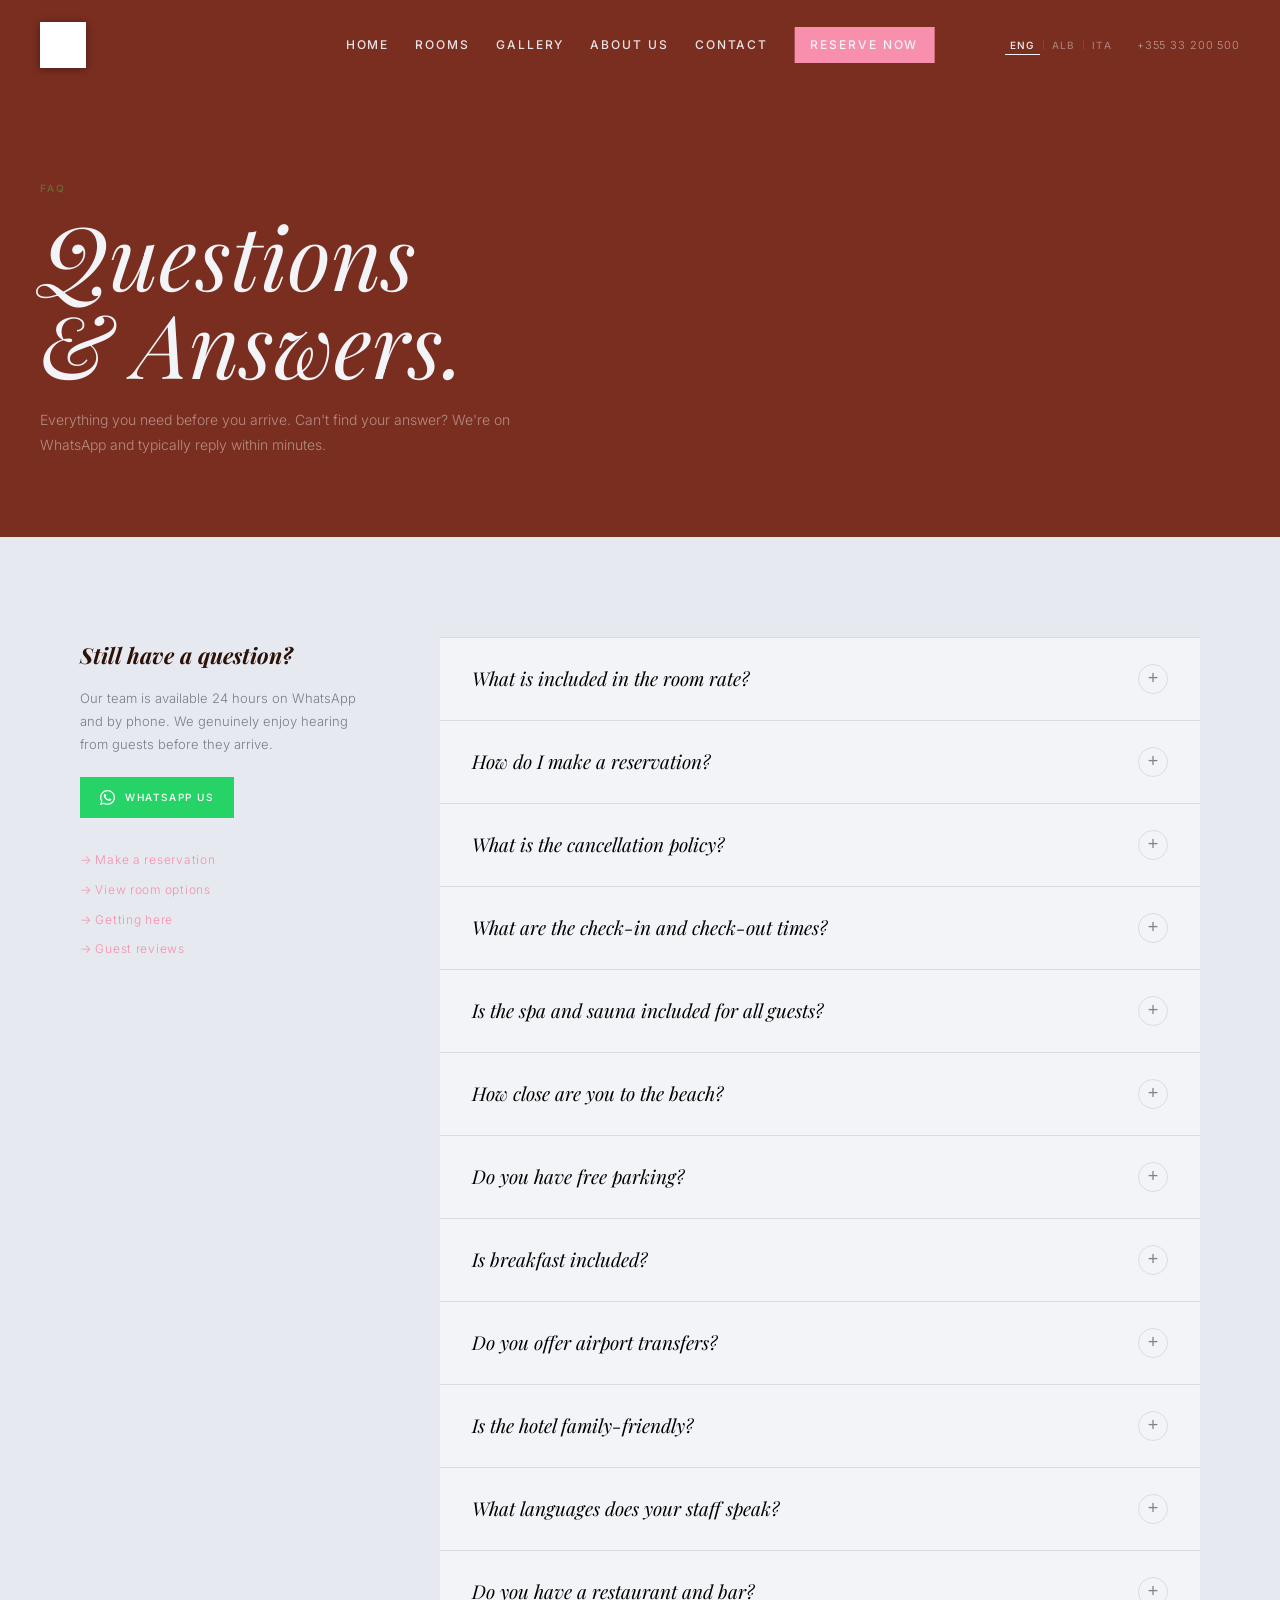
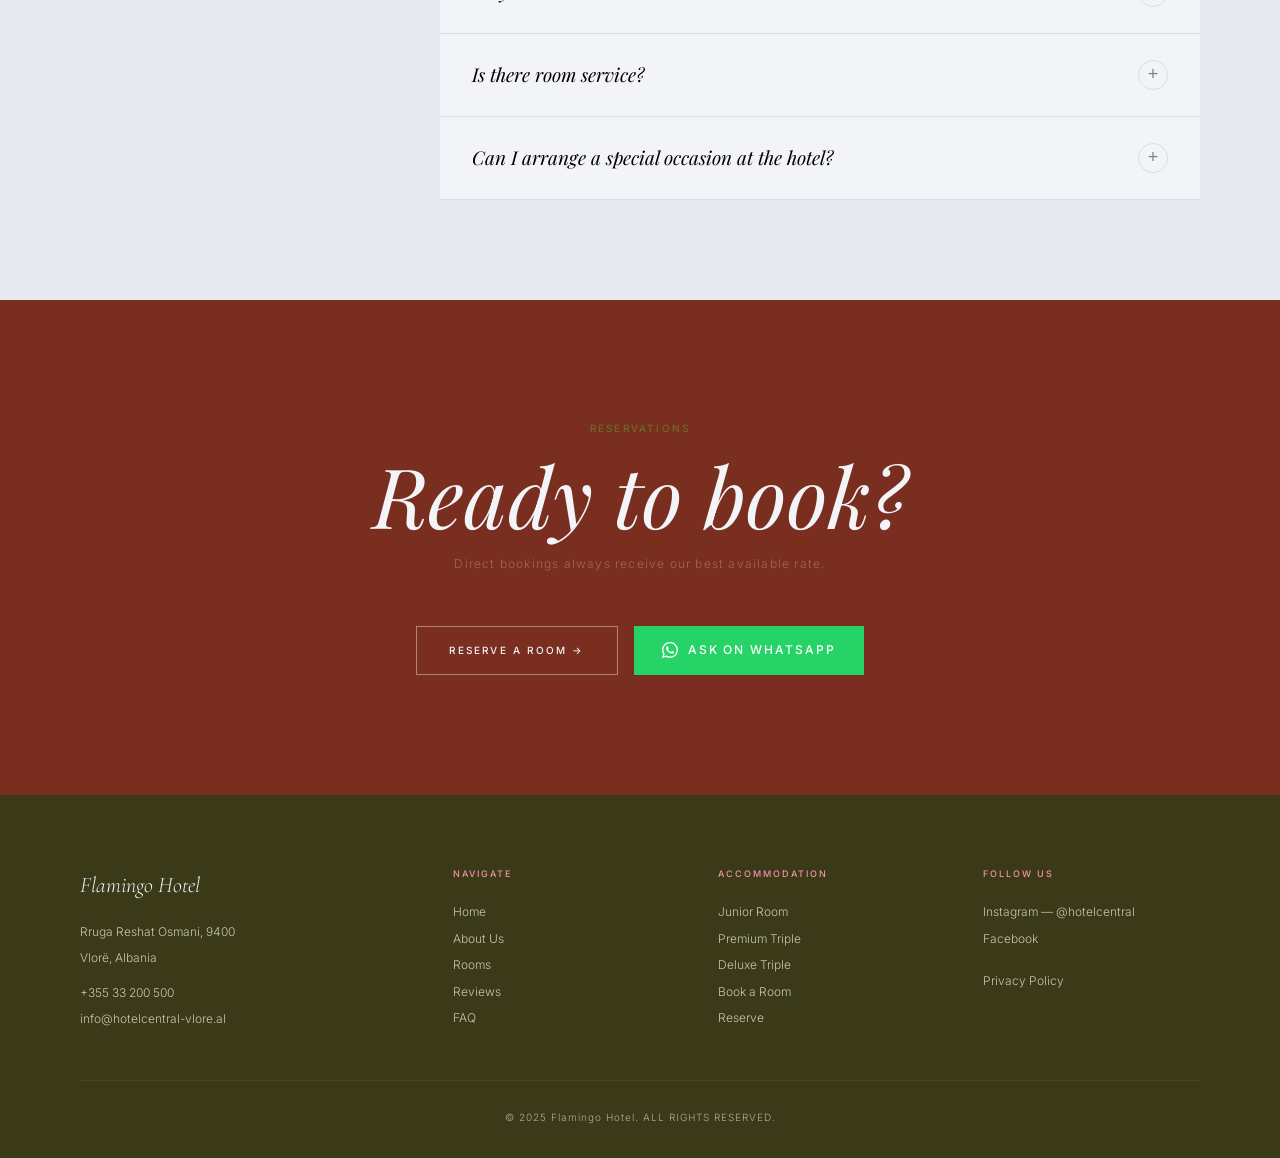
<file: faq.html>
﻿<!DOCTYPE html>
<html lang="en">
<head>
  <meta charset="UTF-8">
  <meta name="viewport" content="width=device-width, initial-scale=1.0">
  <title>FAQ | Flamingo Hotel Vlorë</title>
  <meta name="description" content="Frequently asked questions about Flamingo Hotel in Vlorë, Albania — booking, cancellation, spa, check-in, parking, and more.">
  <link rel="preconnect" href="https://fonts.googleapis.com">
  <link rel="preconnect" href="https://fonts.gstatic.com" crossorigin>
  <link href="https://fonts.googleapis.com/css2?family=Cormorant+Garamond:ital,wght@0,300;0,400;1,300;1,400&family=Playfair+Display:ital,wght@0,400;1,400&family=Inter:wght@300;400;500&display=swap" rel="stylesheet">
  <link rel="stylesheet" href="chic-shared.css">
  <script type="application/ld+json" id="faq-schema"></script>
  <style>
    .faq-hero { background:var(--dark); color:var(--white); padding:180px 40px 80px; }
    @media(max-width:768px){ .faq-hero{ padding:140px 20px 60px; } }
    .faq-hero .section-label { color:var(--gold2); }
    .faq-hero h1 { font-family:var(--font-d); font-size:clamp(48px,7vw,88px); font-style:italic; font-weight:400; color:var(--white); line-height:1.0; margin-bottom:20px; }
    .faq-hero .lead { font-size:14px; color:rgba(255,255,255,0.45); max-width:480px; line-height:1.8; }

    .faq-section { padding:100px 0; background:var(--bg); }
    .faq-layout { display:grid; grid-template-columns:280px 1fr; gap:80px; align-items:start; }
    @media(max-width:900px){ .faq-layout{ grid-template-columns:1fr; gap:40px; } }

    .faq-sidebar { position:sticky; top:100px; }
    @media(max-width:900px){ .faq-sidebar{ position:static; } }
    .faq-sidebar h3 { font-family:var(--font-d); font-size:22px; font-style:italic; margin-bottom:14px; }
    .faq-sidebar p { font-size:13px; color:var(--muted); line-height:1.75; margin-bottom:22px; }
    .faq-sidebar-links { display:flex; flex-direction:column; gap:10px; margin-top:32px; }
    .faq-sidebar-links a { font-size:12px; color:var(--gold); letter-spacing:0.06em; }
    .faq-sidebar-links a:hover { opacity:0.7; }

    /* ACCORDION */
    .accordion { }
    .acc-item { border-bottom:1px solid var(--border); background:var(--white); }
    .acc-item:first-child { border-top:1px solid var(--border); }
    .acc-trigger {
      width:100%; background:none; border:none; padding:26px 32px;
      display:flex; justify-content:space-between; align-items:center;
      cursor:pointer; text-align:left; gap:16px;
    }
    .acc-trigger:hover .acc-q { color:var(--gold); }
    .acc-q { font-family:var(--font-d); font-size:19px; font-style:italic; font-weight:400; transition:color 0.3s; line-height:1.25; }
    .acc-icon {
      width:30px; height:30px; border:1px solid var(--border); border-radius:50%;
      display:flex; align-items:center; justify-content:center; flex-shrink:0;
      font-size:18px; color:var(--muted); transition:transform 0.3s, border-color 0.3s, color 0.3s;
    }
    .acc-item.open .acc-icon { transform:rotate(45deg); border-color:var(--gold); color:var(--gold); }
    .acc-body { max-height:0; overflow:hidden; transition:max-height 0.4s cubic-bezier(0.4,0,0.2,1); }
    .acc-item.open .acc-body { max-height:500px; }
    .acc-body-inner { padding:0 32px 28px; font-size:14px; color:var(--muted); line-height:1.85; }
  </style>
</head>
<body>

<nav id="navbar">
  <div class="nav-logo-wrap">
    <img src="images/logo.jpg" alt="Flamingo Hotel" class="nav-logo-img">
  </div>
  <div class="nav-center">
    <a href="index.html" class="nav-link">Home</a>
    <a href="index.html#rooms" class="nav-link">Rooms</a>
    <a href="index.html#gallery" class="nav-link">Gallery</a>
    <a href="about.html" class="nav-link">About Us</a>
    <a href="index.html#contact" class="nav-link">Contact</a>
    <a href="booking.html" class="nav-cta-btn">Reserve Now</a>
  </div>
  <div class="nav-right">
    <div class="lang-sw">
      <button class="lang-btn active" onclick="setLang('en')">ENG</button>
      <span class="lang-div">|</span>
      <button class="lang-btn" onclick="setLang('sq')">ALB</button>
      <span class="lang-div">|</span>
      <button class="lang-btn" onclick="setLang('it')">ITA</button>
    </div>
    <span class="nav-phone">+355 33 200 500</span>
  </div>
  <button class="nav-hamburger" id="hamburger"><span></span><span></span></button>
</nav>
<div class="mobile-menu" id="mobileMenu">
  <button class="mobile-close" id="mobileClose">✕</button>
  <a href="index.html">Home</a>
  <a href="about.html">About</a>
  <a href="deluxe-double.html">Rooms</a>
  <a href="location.html">Location</a>
  <a href="reviews.html">Reviews</a>
  <a href="booking.html">Reserve →</a>
</div>

<header class="faq-hero">
  <span class="section-label">FAQ</span>
  <h1>Questions<br>&amp; Answers.</h1>
  <p class="lead">Everything you need before you arrive. Can't find your answer? We're on WhatsApp and typically reply within minutes.</p>
</header>

<section class="faq-section">
  <div class="container">
    <div class="faq-layout">
      <aside class="faq-sidebar reveal">
        <h3>Still have a question?</h3>
        <p>Our team is available 24 hours on WhatsApp and by phone. We genuinely enjoy hearing from guests before they arrive.</p>
        <a href="https://wa.me/35533200500?text=Hi%2C%20I%20have%20a%20question%20about%20Chic%20Boutique%20Hotel" class="btn-whatsapp" style="font-size:10px;padding:12px 20px">
          <svg width="15" height="15" viewBox="0 0 24 24" fill="currentColor"><path d="M17.472 14.382c-.297-.149-1.758-.867-2.03-.967-.273-.099-.471-.148-.67.15-.197.297-.767.966-.94 1.164-.173.199-.347.223-.644.075-.297-.15-1.255-.463-2.39-1.475-.883-.788-1.48-1.761-1.653-2.059-.173-.297-.018-.458.13-.606.134-.133.298-.347.446-.52.149-.174.198-.298.298-.497.099-.198.05-.371-.025-.52-.075-.149-.669-1.612-.916-2.207-.242-.579-.487-.5-.669-.51-.173-.008-.371-.01-.57-.01-.198 0-.52.074-.792.372-.272.297-1.04 1.016-1.04 2.479 0 1.462 1.065 2.875 1.213 3.074.149.198 2.096 3.2 5.077 4.487.709.306 1.262.489 1.694.625.712.227 1.36.195 1.871.118.571-.085 1.758-.719 2.006-1.413.248-.694.248-1.289.173-1.413-.074-.124-.272-.198-.57-.347m-5.421 7.403h-.004a9.87 9.87 0 01-5.031-1.378l-.361-.214-3.741.982.998-3.648-.235-.374a9.86 9.86 0 01-1.51-5.26c.001-5.45 4.436-9.884 9.888-9.884 2.64 0 5.122 1.03 6.988 2.898a9.825 9.825 0 012.893 6.994c-.003 5.45-4.437 9.884-9.885 9.884m8.413-18.297A11.815 11.815 0 0012.05 0C5.495 0 .16 5.335.157 11.892c0 2.096.547 4.142 1.588 5.945L.057 24l6.305-1.654a11.882 11.882 0 005.683 1.448h.005c6.554 0 11.89-5.335 11.893-11.893a11.821 11.821 0 00-3.48-8.413z"/></svg>
          WhatsApp Us
        </a>
        <div class="faq-sidebar-links">
          <a href="booking.html">→ Make a reservation</a>
          <a href="deluxe-double.html">→ View room options</a>
          <a href="location.html">→ Getting here</a>
          <a href="reviews.html">→ Guest reviews</a>
        </div>
      </aside>

      <div class="accordion reveal" id="accordion"></div>
    </div>
  </div>
</section>

<div class="cta-strip">
  <div class="container">
    <span class="section-label">Reservations</span>
    <h2>Ready to book?</h2>
    <p class="cta-strip-sub">Direct bookings always receive our best available rate.</p>
    <div class="cta-strip-btns">
      <a href="booking.html" class="btn-outline-white">Reserve a Room →</a>
      <a href="https://wa.me/35533200500" class="btn-whatsapp">
        <svg width="16" height="16" viewBox="0 0 24 24" fill="currentColor"><path d="M17.472 14.382c-.297-.149-1.758-.867-2.03-.967-.273-.099-.471-.148-.67.15-.197.297-.767.966-.94 1.164-.173.199-.347.223-.644.075-.297-.15-1.255-.463-2.39-1.475-.883-.788-1.48-1.761-1.653-2.059-.173-.297-.018-.458.13-.606.134-.133.298-.347.446-.52.149-.174.198-.298.298-.497.099-.198.05-.371-.025-.52-.075-.149-.669-1.612-.916-2.207-.242-.579-.487-.5-.669-.51-.173-.008-.371-.01-.57-.01-.198 0-.52.074-.792.372-.272.297-1.04 1.016-1.04 2.479 0 1.462 1.065 2.875 1.213 3.074.149.198 2.096 3.2 5.077 4.487.709.306 1.262.489 1.694.625.712.227 1.36.195 1.871.118.571-.085 1.758-.719 2.006-1.413.248-.694.248-1.289.173-1.413-.074-.124-.272-.198-.57-.347m-5.421 7.403h-.004a9.87 9.87 0 01-5.031-1.378l-.361-.214-3.741.982.998-3.648-.235-.374a9.86 9.86 0 01-1.51-5.26c.001-5.45 4.436-9.884 9.888-9.884 2.64 0 5.122 1.03 6.988 2.898a9.825 9.825 0 012.893 6.994c-.003 5.45-4.437 9.884-9.885 9.884m8.413-18.297A11.815 11.815 0 0012.05 0C5.495 0 .16 5.335.157 11.892c0 2.096.547 4.142 1.588 5.945L.057 24l6.305-1.654a11.882 11.882 0 005.683 1.448h.005c6.554 0 11.89-5.335 11.893-11.893a11.821 11.821 0 00-3.48-8.413z"/></svg>
        Ask on WhatsApp
      </a>
    </div>
  </div>
</div>

<footer>
  <div class="footer-inner">
    <div class="footer-grid">
      <div><span class="footer-brand">Flamingo Hotel</span><p>Rruga Reshat Osmani, 9400</p><p>Vlorë, Albania</p><p style="margin-top:8px"><a href="tel:+35533200500">+355 33 200 500</a></p><p><a href="mailto:info@hotelcentral-vlore.al">info@hotelcentral-vlore.al</a></p></div>
      <div><span class="footer-col-title">Navigate</span><ul><li><a href="index.html">Home</a></li><li><a href="about.html">About Us</a></li><li><a href="deluxe-double.html">Rooms</a></li><li><a href="reviews.html">Reviews</a></li><li><a href="faq.html">FAQ</a></li></ul></div>
      <div><span class="footer-col-title">Accommodation</span><ul><li><a href="deluxe-double.html">Deluxe Double Room</a></li><li><a href="deluxe-triple-room.html">Deluxe Triple Room</a></li><li><a href="economy-twin.html">Deluxe Triple</a></li><li><a href="booking.html">Book a Room</a></li><li><a href="booking.html">Reserve</a></li></ul></div>
      <div><span class="footer-col-title">Follow Us</span><ul><li><a href="https://www.instagram.com/hotelcentral/" target="_blank" rel="noopener">Instagram — @hotelcentral</a></li><li><a href="https://www.facebook.com/hotelcentral" target="_blank" rel="noopener">Facebook</a></li><li style="margin-top:16px"><a href="privacy-policy.html">Privacy Policy</a></li></ul></div>
    </div>
    <div class="footer-bottom">© 2025 Flamingo Hotel. ALL RIGHTS RESERVED.</div>
  </div>
</footer>

<script>
const FAQS = [
  { q:"What is included in the room rate?", a:"All rooms include access to free Wi-Fi, air conditioning, flat-screen TV, minibar, private bathroom with quality toiletries, and daily housekeeping. Breakfast (continental or buffet) is available and can be included depending on your selected rate. The Book a Room includes a welcome bottle of local wine." },
  { q:"How do I make a reservation?", a:"You can book directly through our website booking form, call us at +355 33 200 500, or reach us instantly via WhatsApp. Direct bookings always receive our best available rate and full flexibility." },
  { q:"What is the cancellation policy?", a:"Free cancellation is available up to 48 hours before check-in. Bookings cancelled within 48 hours of arrival are charged one night's rate. No-shows are charged in full. We always recommend contacting us directly if your plans change — we're flexible wherever we can be." },
  { q:"What are the check-in and check-out times?", a:"Standard check-in is from 3:00 PM. Check-out is by 11:00 AM. Early check-in and late check-out can be arranged on request, subject to availability. Please contact us in advance and we will do our best to accommodate." },
  { q:"Is the spa and sauna included for all guests?", a:"Yes. The spa and sauna are available to all hotel guests at no additional charge. Access can be arranged through the front desk. Dedicated wellness treatments and massage services are available at an additional cost — ask us for the current menu." },
  { q:"How close are you to the beach?", a:"Vlorë Beach (Plazhi i Vlorës) is 500 metres from our front door — approximately a 6-minute walk. The Uji i Ftohtë beach, a longer and more secluded stretch south of the city, is accessible by taxi in around 12 minutes." },
  { q:"Do you have free parking?", a:"Yes — free private parking is available on-site for all guests throughout their stay. No advance booking is required. The parking area is secure and monitored." },
  { q:"Is breakfast included?", a:"Breakfast availability depends on your selected rate. We offer both continental and buffet breakfast options on our restaurant terrace. We recommend adding breakfast to your reservation — the terrace views in the morning are worth arriving on time for." },
  { q:"Do you offer airport transfers?", a:"Yes. We can arrange private transfers from Tirana International Airport (TIA, approximately 2h 30 by road) and connections from the Corfu ferry route. Pricing varies by group size — please contact us via WhatsApp for a quote before your arrival." },
  { q:"Is the hotel family-friendly?", a:"Absolutely. Several of our room types — including the Premium and Deluxe Triples — are designed with families in mind, offering multiple beds and balcony space. Cots and extra bedding are available on request at no charge." },
  { q:"What languages does your staff speak?", a:"Our team speaks Albanian, English, and Italian fluently. We can also assist in several other languages — please don't hesitate to ask." },
  { q:"Do you have a restaurant and bar?", a:"Yes. Our restaurant with outdoor terrace is open for breakfast and dinner, serving seasonal Albanian cuisine with fresh, locally sourced ingredients. Our bar operates through the evening and specialises in crafted cocktails and a curated wine selection." },
  { q:"Is there room service?", a:"Yes — room service is available during restaurant hours. Please contact the front desk to place your order." },
  { q:"Can I arrange a special occasion at the hotel?", a:"We love special occasions. Whether it's a romantic dinner on the terrace, a birthday arrangement, or a small private event, please contact us in advance via WhatsApp or email and our team will make the arrangements personally." },
];

// Build accordion
const acc = document.getElementById('accordion');
FAQS.forEach((faq, i) => {
  const item = document.createElement('div');
  item.className = 'acc-item';
  item.innerHTML = `
    <button class="acc-trigger" onclick="toggleAcc(${i})">
      <span class="acc-q">${faq.q}</span>
      <span class="acc-icon">+</span>
    </button>
    <div class="acc-body"><div class="acc-body-inner">${faq.a}</div></div>`;
  acc.appendChild(item);
});

// FAQ schema
document.getElementById('faq-schema').textContent = JSON.stringify({
  "@context":"https://schema.org","@type":"FAQPage",
  "mainEntity": FAQS.map(f => ({"@type":"Question","name":f.q,"acceptedAnswer":{"@type":"Answer","text":f.a}}))
});

function toggleAcc(i) {
  const items = document.querySelectorAll('.acc-item');
  const isOpen = items[i].classList.contains('open');
  items.forEach(el => el.classList.remove('open'));
  if (!isOpen) items[i].classList.add('open');
}

const T={
en:{heroLabel:'FAQ',ctaLabel:'Reservations',heroH1:'Questions<br>&amp; Answers.',sideH3:'Still have a question?',sideWa:'WhatsApp Us',sideL1:'→ Make a reservation',sideL2:'→ View room options',sideL3:'→ Getting here',sideL4:'→ Guest reviews',ctaReserve:'Reserve a Room →',ctaWa:'Ask on WhatsApp',mmHome:'Home',mmAbout:'About',mmRooms:'Rooms',mmLocation:'Location',mmReviews:'Reviews',mmReserve:'Reserve →',footerNav:'Navigate',footerAccom:'Accommodation',footerFollow:'Follow Us',fHome:'Home',fAbout:'About Us',fRooms:'Rooms',fReviews:'Reviews',fFaq:'FAQ',acJunior:'Junior Room',acPremium:'Premium Triple',acDeluxe:'Deluxe Triple',acSuite:'Book a Room',acReserve:'Reserve',privacyPolicy:'Privacy Policy'},
sq:{heroLabel:'FAQ',ctaLabel:'Rezervimet',heroH1:'Pyetje<br>&amp; Përgjigje.',sideH3:'Keni ende pyetje?',sideWa:'WhatsApp',sideL1:'→ Bëni një rezervim',sideL2:'→ Shikoni dhomat',sideL3:'→ Si të arrini',sideL4:'→ Vlerësimet e mysafirëve',ctaReserve:'Rezervo një Dhomë →',ctaWa:'Pyesni në WhatsApp',mmHome:'Kryefaqja',mmAbout:'Rreth',mmRooms:'Dhomat',mmLocation:'Vendndodhja',mmReviews:'Vlerësimet',mmReserve:'Rezervo →',footerNav:'Navigoni',footerAccom:'Akomodim',footerFollow:'Na Ndiqni',fHome:'Kryefaqja',fAbout:'Rreth Nesh',fRooms:'Dhomat',fReviews:'Vlerësimet',fFaq:'FAQ',acJunior:'Dhoma Junior',acPremium:'Premium Triple',acDeluxe:'Deluxe Triple',acSuite:'Book a Room',acReserve:'Rezervo',privacyPolicy:'Politika e Privatësisë'},
it:{heroLabel:'FAQ',ctaLabel:'Prenotazioni',heroH1:'Domande<br>&amp; Risposte.',sideH3:'Hai ancora domande?',sideWa:'WhatsApp',sideL1:'→ Fai una prenotazione',sideL2:'→ Vedi le camere',sideL3:'→ Come arrivare',sideL4:'→ Recensioni degli ospiti',ctaReserve:'Prenota una Camera →',ctaWa:'Chiedi su WhatsApp',mmHome:'Home',mmAbout:'Chi Siamo',mmRooms:'Camere',mmLocation:'Posizione',mmReviews:'Recensioni',mmReserve:'Prenota →',footerNav:'Naviga',footerAccom:'Alloggio',footerFollow:'Seguici',fHome:'Home',fAbout:'Chi Siamo',fRooms:'Camere',fReviews:'Recensioni',fFaq:'FAQ',acJunior:'Junior Room',acPremium:'Premium Triple',acDeluxe:'Deluxe Triple',acSuite:'Book a Room',acReserve:'Prenota',privacyPolicy:'Informativa Privacy'}
};
let lang=localStorage.getItem('lang')||'en';
function applyTranslations(){
  const t=T[lang];if(!t)return;
  const q=s=>document.querySelector(s);
  const qa=s=>[...document.querySelectorAll(s)];
  const sls=qa('.section-label');
  if(sls[0])sls[0].textContent=t.heroLabel;if(sls[1])sls[1].textContent=t.ctaLabel;
  const h1=q('.faq-hero h1');if(h1)h1.innerHTML=t.heroH1;
  const sh3=q('.faq-sidebar h3');if(sh3)sh3.textContent=t.sideH3;
  const sideLinks=qa('.faq-sidebar-links a');
  if(sideLinks[0])sideLinks[0].textContent=t.sideL1;if(sideLinks[1])sideLinks[1].textContent=t.sideL2;if(sideLinks[2])sideLinks[2].textContent=t.sideL3;if(sideLinks[3])sideLinks[3].textContent=t.sideL4;
  const sideWaBtn=q('.faq-sidebar .btn-whatsapp');if(sideWaBtn){[...sideWaBtn.childNodes].forEach(n=>{if(n.nodeType===3&&n.textContent.trim())n.textContent=' '+t.sideWa;});}
  const ctaBtns=qa('.cta-strip-btns a');if(ctaBtns[0])ctaBtns[0].textContent=t.ctaReserve;if(ctaBtns[1]){[...ctaBtns[1].childNodes].forEach(n=>{if(n.nodeType===3&&n.textContent.trim())n.textContent=' '+t.ctaWa;});}
  const mm=s=>q('.mobile-menu a[href="'+s+'"]');
  if(mm('index.html'))mm('index.html').textContent=t.mmHome;if(mm('about.html'))mm('about.html').textContent=t.mmAbout;if(mm('deluxe-double.html'))mm('deluxe-double.html').textContent=t.mmRooms;if(mm('location.html'))mm('location.html').textContent=t.mmLocation;if(mm('reviews.html'))mm('reviews.html').textContent=t.mmReviews;if(mm('booking.html'))mm('booking.html').textContent=t.mmReserve;
  const fcts=qa('.footer-col-title');if(fcts[0])fcts[0].textContent=t.footerNav;if(fcts[1])fcts[1].textContent=t.footerAccom;if(fcts[2])fcts[2].textContent=t.footerFollow;
  const fc=qa('.footer-grid > div');
  if(fc[1]){const lks=[...fc[1].querySelectorAll('a')];if(lks[0])lks[0].textContent=t.fHome;if(lks[1])lks[1].textContent=t.fAbout;if(lks[2])lks[2].textContent=t.fRooms;if(lks[3])lks[3].textContent=t.fReviews;if(lks[4])lks[4].textContent=t.fFaq;}
  if(fc[2]){const lks=[...fc[2].querySelectorAll('a')];if(lks[0])lks[0].textContent=t.acJunior;if(lks[1])lks[1].textContent=t.acPremium;if(lks[2])lks[2].textContent=t.acDeluxe;if(lks[3])lks[3].textContent=t.acSuite;if(lks[4])lks[4].textContent=t.acReserve;}
  if(fc[3]){const lks=[...fc[3].querySelectorAll('a')];if(lks[2])lks[2].textContent=t.privacyPolicy;}
}
function setLang(l){lang=l;localStorage.setItem('lang',l);document.querySelectorAll('.lang-btn').forEach(b=>{const m={en:'ENG',sq:'ALB',it:'ITA'};b.classList.toggle('active',b.textContent.trim()===m[l]);});applyTranslations();}
const navbar=document.getElementById('navbar');
window.addEventListener('scroll',()=>navbar.classList.toggle('scrolled',window.scrollY>80),{passive:true});
document.getElementById('hamburger').addEventListener('click',()=>document.getElementById('mobileMenu').classList.add('open'));
document.getElementById('mobileClose').addEventListener('click',()=>document.getElementById('mobileMenu').classList.remove('open'));
const obs=new IntersectionObserver(entries=>entries.forEach(e=>{if(e.isIntersecting)e.target.classList.add('active');}),{threshold:0.1});
document.querySelectorAll('.reveal').forEach(el=>obs.observe(el));
document.addEventListener('DOMContentLoaded',()=>setLang(lang));
</script>
</body>
</html>
</file>
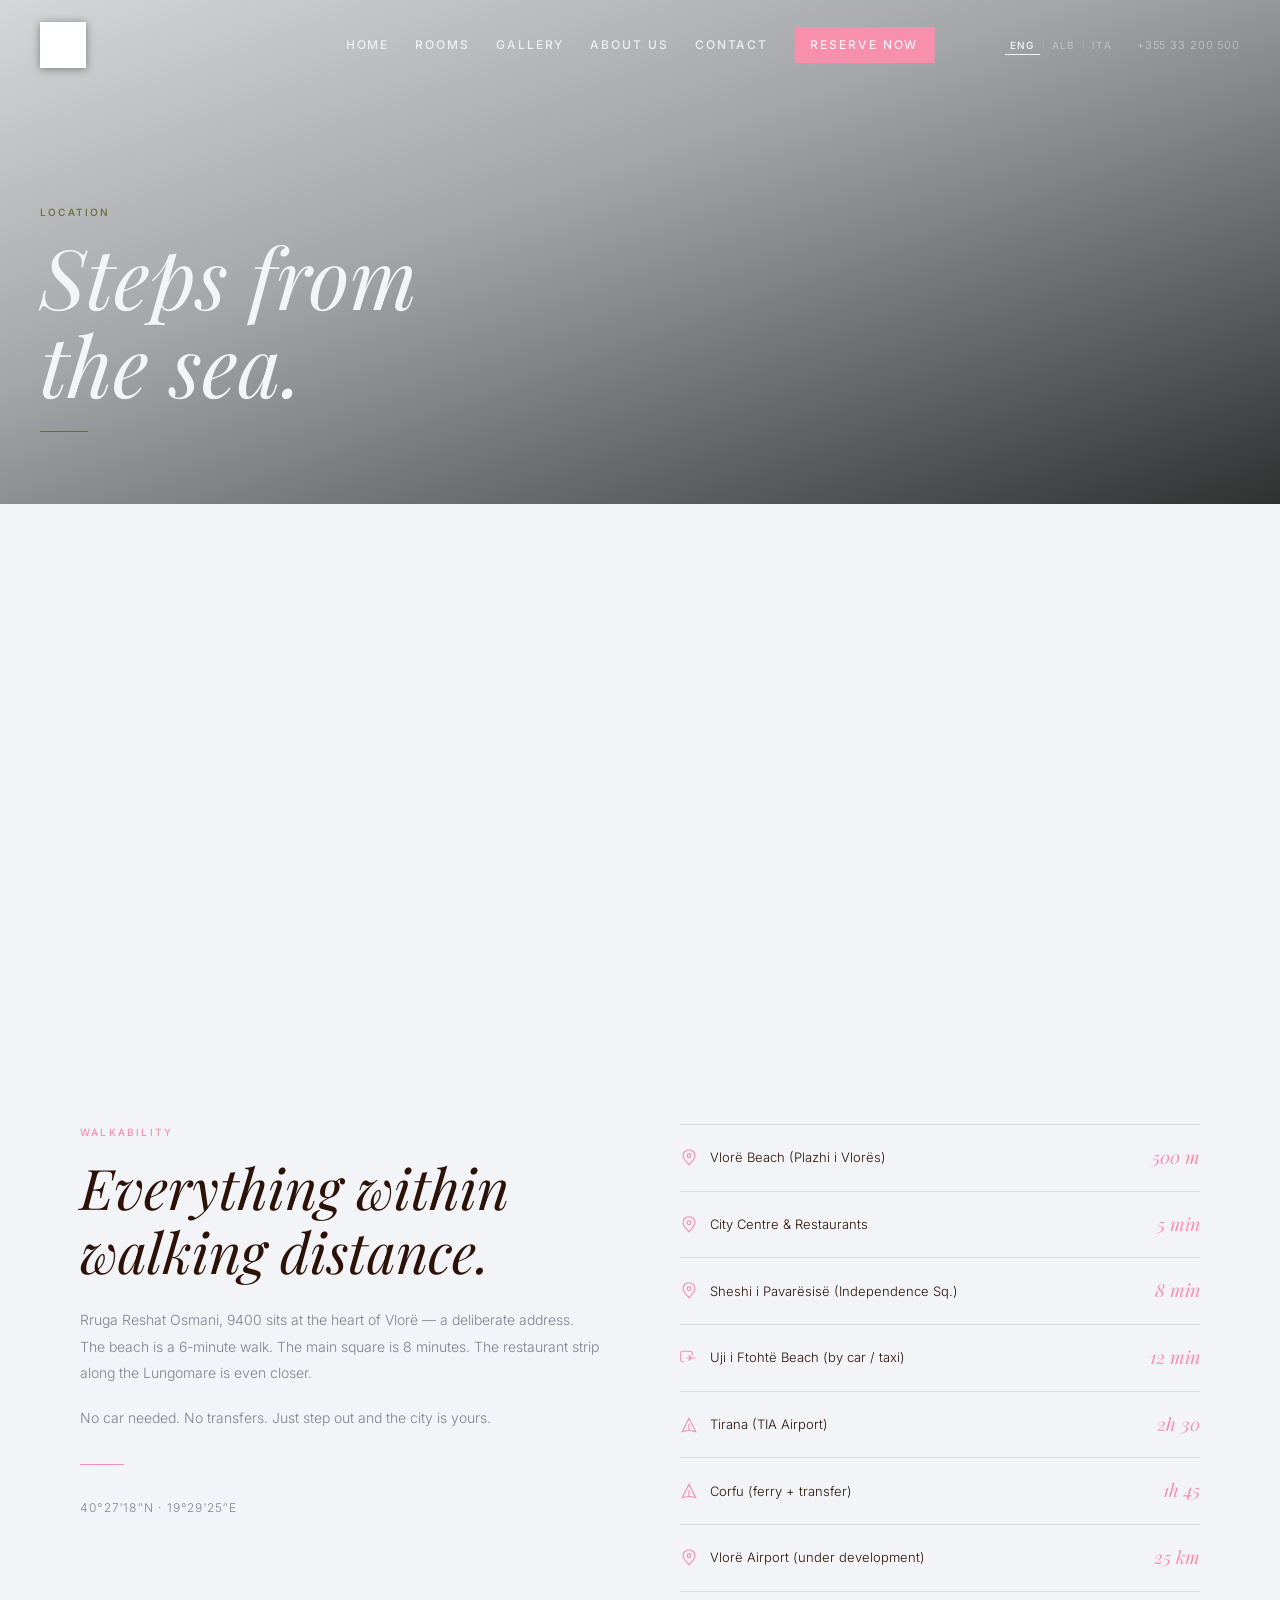
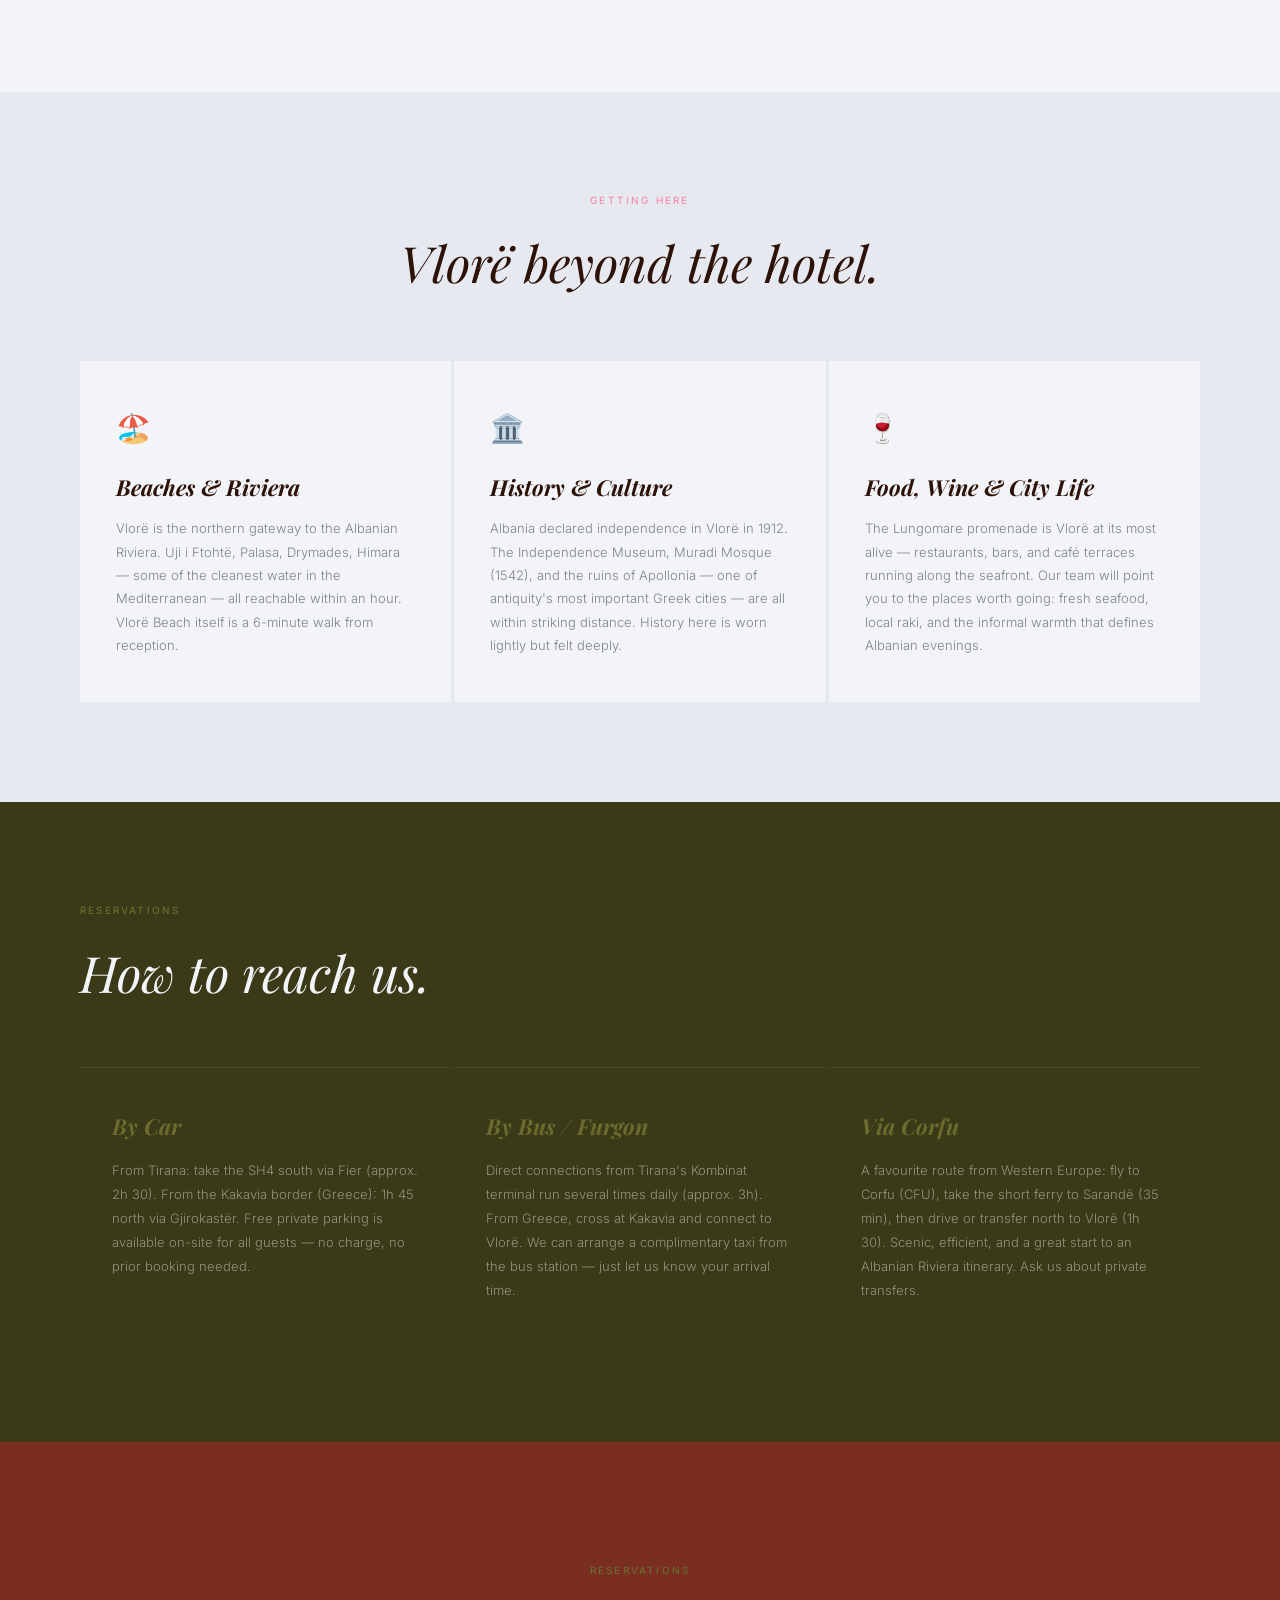
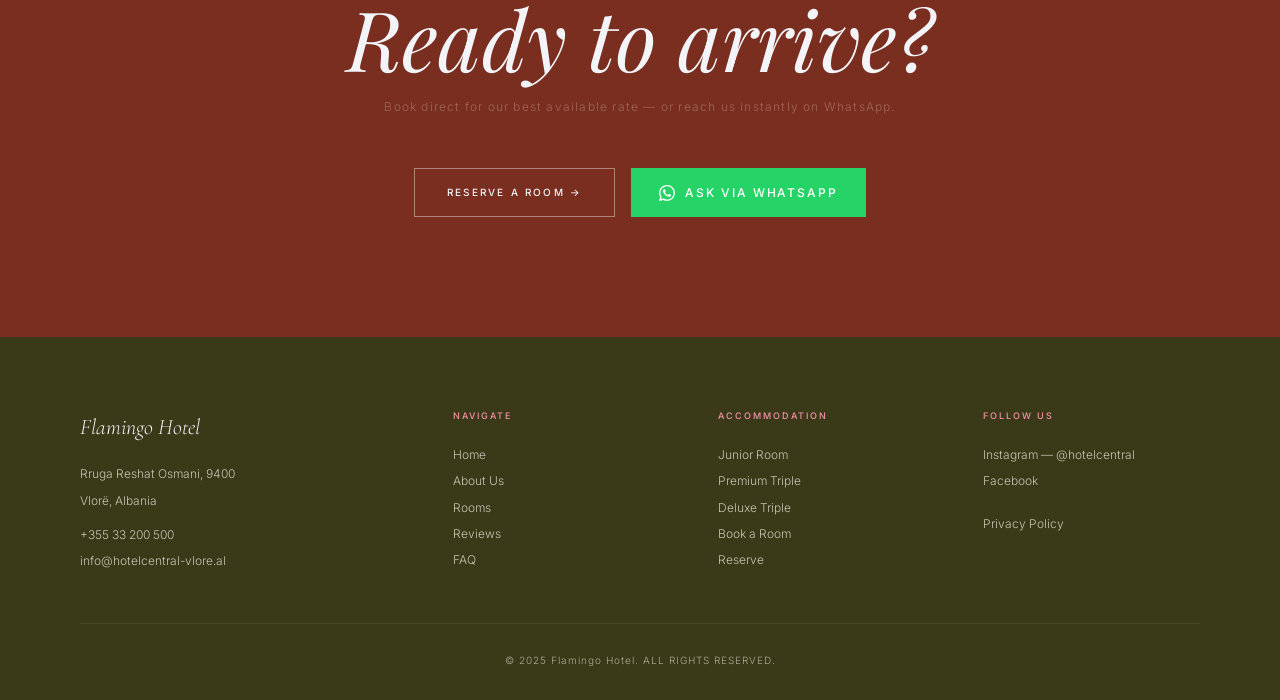
<file: location.html>
﻿<!DOCTYPE html>
<html lang="en">
<head>
  <meta charset="UTF-8">
  <meta name="viewport" content="width=device-width, initial-scale=1.0">
  <title>Location | Flamingo Hotel · Vlorë, Albania</title>
  <meta name="description" content="Flamingo Hotel is located on Rruga Reshat Osmani, 9400 in Vlorë, Albania — 500 metres from Vlorë Beach, 5 minutes walk to the city centre. Near the Albanian Riviera.">
  <link rel="preconnect" href="https://fonts.googleapis.com">
  <link rel="preconnect" href="https://fonts.gstatic.com" crossorigin>
  <link href="https://fonts.googleapis.com/css2?family=Cormorant+Garamond:ital,wght@0,300;0,400;1,300;1,400;1,600&family=Playfair+Display:ital,wght@0,400;1,400&family=Inter:wght@300;400;500&display=swap" rel="stylesheet">
  <link rel="stylesheet" href="chic-shared.css">
  <script type="application/ld+json">
  {"@context":"https://schema.org","@type":"Hotel","name":"Flamingo Hotel","telephone":"+35533200500","address":{"@type":"PostalAddress","streetAddress":"Rruga Reshat Osmani, 9400","addressLocality":"Vlorë","postalCode":"9401","addressCountry":"AL"},"geo":{"@type":"GeoCoordinates","latitude":40.4549,"longitude":19.4902},"hasMap":"https://maps.google.com/?q=40.4549,19.4902"}
  </script>
  <style>
    .map-wrap { width:100%; height:520px; position:relative; }
    .map-wrap iframe { width:100%; height:100%; border:0; filter:grayscale(0.3) contrast(1.05); }
    @media(max-width:768px){ .map-wrap{ height:360px; } }

    .distances { background:var(--white); padding:100px 0; }
    .dist-layout { display:grid; grid-template-columns:1fr 1fr; gap:80px; align-items:start; }
    @media(max-width:768px){ .dist-layout{ grid-template-columns:1fr; gap:40px; } }
    .dist-intro h2 { font-family:var(--font-d); font-size:clamp(34px,4.5vw,56px); font-style:italic; font-weight:400; margin-bottom:24px; line-height:1.15; }
    .dist-intro p { font-size:14px; color:var(--muted); line-height:1.9; margin-bottom:18px; }
    .dist-list { }
    .dist-item { display:flex; justify-content:space-between; align-items:center; padding:18px 0; border-bottom:1px solid var(--border); font-size:13px; }
    .dist-item:first-child { border-top:1px solid var(--border); }
    .dist-name { display:flex; align-items:center; gap:12px; }
    .dist-icon { color:var(--gold); }
    .dist-val { font-family:var(--font-d); font-size:18px; font-style:italic; color:var(--gold); }

    .nearby { background:var(--bg); padding:100px 0; }
    .nearby-grid { display:grid; grid-template-columns:repeat(3,1fr); gap:3px; margin-top:52px; }
    @media(max-width:768px){ .nearby-grid{ grid-template-columns:1fr; } }
    .nearby-card { background:var(--white); padding:44px 36px; }
    .nearby-icon { font-size:28px; margin-bottom:18px; }
    .nearby-card h3 { font-family:var(--font-d); font-size:22px; font-style:italic; margin-bottom:12px; }
    .nearby-card p { font-size:13px; color:var(--muted); line-height:1.8; }

    .arrive { background:var(--dark2); color:var(--white); padding:100px 0; }
    .arrive .section-label { color:var(--gold2); }
    .arrive-grid { display:grid; grid-template-columns:repeat(3,1fr); gap:3px; margin-top:52px; }
    @media(max-width:768px){ .arrive-grid{ grid-template-columns:1fr; } }
    .arrive-card { padding:40px 32px; border-top:1px solid rgba(255,255,255,0.08); }
    .arrive-card h3 { font-family:var(--font-d); font-size:22px; font-style:italic; color:var(--gold2); margin-bottom:14px; }
    .arrive-card p { font-size:13px; color:rgba(255,255,255,0.45); line-height:1.85; }
  </style>
</head>
<body>

<nav id="navbar">
  <div class="nav-logo-wrap">
    <img src="images/logo.jpg" alt="Flamingo Hotel" class="nav-logo-img">
  </div>
  <div class="nav-center">
    <a href="index.html" class="nav-link">Home</a>
    <a href="index.html#rooms" class="nav-link">Rooms</a>
    <a href="index.html#gallery" class="nav-link">Gallery</a>
    <a href="about.html" class="nav-link">About Us</a>
    <a href="index.html#contact" class="nav-link">Contact</a>
    <a href="booking.html" class="nav-cta-btn">Reserve Now</a>
  </div>
  <div class="nav-right">
    <div class="lang-sw">
      <button class="lang-btn active" onclick="setLang('en')">ENG</button>
      <span class="lang-div">|</span>
      <button class="lang-btn" onclick="setLang('sq')">ALB</button>
      <span class="lang-div">|</span>
      <button class="lang-btn" onclick="setLang('it')">ITA</button>
    </div>
    <span class="nav-phone">+355 33 200 500</span>
  </div>
  <button class="nav-hamburger" id="hamburger"><span></span><span></span></button>
</nav>
<div class="mobile-menu" id="mobileMenu">
  <button class="mobile-close" id="mobileClose">✕</button>
  <a href="index.html">Home</a>
  <a href="about.html">About</a>
  <a href="deluxe-double.html">Rooms</a>
  <a href="location.html">Location</a>
  <a href="reviews.html">Reviews</a>
  <a href="booking.html">Reserve →</a>
</div>

<!-- HERO -->
<header class="page-hero" style="min-height:56vh">
  <div class="page-hero-bg" style="background-image:url('https://cf.bstatic.com/xdata/images/hotel/max1024x768/499405254.jpg?k=1d3c5b9ae32e748adda0cff0ad1af01f7bf01a3cea8de789e9522a586f0548ce&o=')"></div>
  <div class="page-hero-overlay"></div>
  <div class="page-hero-content reveal">
    <span class="section-label">Location</span>
    <h1>Steps from<br>the sea.</h1>
    <div class="hero-gold-line"></div>
  </div>
</header>

<!-- MAP -->
<div class="map-wrap">
  <iframe
    src="https://www.google.com/maps/embed?pb=!1m18!1m12!1m3!1d2999.3!2d19.4898!3d40.4547!2m3!1f0!2f0!3f0!3m2!1i1024!2i768!4f13.1!3m3!1m2!1s0x134533d7c8d3f4b5%3A0x1234567890abcdef!2sHotel%20Central%20Vlore!5e0!3m2!1sen!2sal!4v1700000000001"
    allowfullscreen loading="lazy" title="Flamingo Hotel Hotel location in Vlorë, Albania">
  </iframe>
</div>

<!-- DISTANCES -->
<section class="distances">
  <div class="container">
    <div class="dist-layout">
      <div class="dist-intro reveal">
        <span class="section-label">Walkability</span>
        <h2>Everything within<br>walking distance.</h2>
        <p>Rruga Reshat Osmani, 9400 sits at the heart of Vlorë — a deliberate address. The beach is a 6-minute walk. The main square is 8 minutes. The restaurant strip along the Lungomare is even closer.</p>
        <p>No car needed. No transfers. Just step out and the city is yours.</p>
        <div class="gold-rule" style="margin-top:32px"></div>
        <p style="font-size:12px; letter-spacing:0.1em; color:var(--muted)">40°27′18″N · 19°29′25″E</p>
      </div>
      <div class="reveal">
        <ul class="dist-list">
          <li class="dist-item">
            <span class="dist-name">
              <svg class="dist-icon" width="18" height="18" fill="none" viewBox="0 0 24 24" stroke="currentColor" stroke-width="1.5"><path stroke-linecap="round" d="M12 21c-4.97-5.22-8-9-8-12a8 8 0 1116 0c0 3-3.03 6.78-8 12z"/><circle cx="12" cy="9" r="2.5"/></svg>
              Vlorë Beach (Plazhi i Vlorës)
            </span>
            <span class="dist-val">500 m</span>
          </li>
          <li class="dist-item">
            <span class="dist-name">
              <svg class="dist-icon" width="18" height="18" fill="none" viewBox="0 0 24 24" stroke="currentColor" stroke-width="1.5"><path stroke-linecap="round" d="M12 21c-4.97-5.22-8-9-8-12a8 8 0 1116 0c0 3-3.03 6.78-8 12z"/><circle cx="12" cy="9" r="2.5"/></svg>
              City Centre & Restaurants
            </span>
            <span class="dist-val">5 min</span>
          </li>
          <li class="dist-item">
            <span class="dist-name">
              <svg class="dist-icon" width="18" height="18" fill="none" viewBox="0 0 24 24" stroke="currentColor" stroke-width="1.5"><path stroke-linecap="round" d="M12 21c-4.97-5.22-8-9-8-12a8 8 0 1116 0c0 3-3.03 6.78-8 12z"/><circle cx="12" cy="9" r="2.5"/></svg>
              Sheshi i Pavarësisë (Independence Sq.)
            </span>
            <span class="dist-val">8 min</span>
          </li>
          <li class="dist-item">
            <span class="dist-name">
              <svg class="dist-icon" width="18" height="18" fill="none" viewBox="0 0 24 24" stroke="currentColor" stroke-width="1.5"><path stroke-linecap="round" d="M5 17H3a2 2 0 01-2-2V5a2 2 0 012-2h11a2 2 0 012 2v3m4 4H9m6 0l-3-3m3 3l-3 3"/></svg>
              Uji i Ftohtë Beach (by car / taxi)
            </span>
            <span class="dist-val">12 min</span>
          </li>
          <li class="dist-item">
            <span class="dist-name">
              <svg class="dist-icon" width="18" height="18" fill="none" viewBox="0 0 24 24" stroke="currentColor" stroke-width="1.5"><path stroke-linecap="round" d="M12 19l9 2-9-18-9 18 9-2zm0 0v-8"/></svg>
              Tirana (TIA Airport)
            </span>
            <span class="dist-val">2h 30</span>
          </li>
          <li class="dist-item">
            <span class="dist-name">
              <svg class="dist-icon" width="18" height="18" fill="none" viewBox="0 0 24 24" stroke="currentColor" stroke-width="1.5"><path stroke-linecap="round" d="M12 19l9 2-9-18-9 18 9-2zm0 0v-8"/></svg>
              Corfu (ferry + transfer)
            </span>
            <span class="dist-val">1h 45</span>
          </li>
          <li class="dist-item">
            <span class="dist-name">
              <svg class="dist-icon" width="18" height="18" fill="none" viewBox="0 0 24 24" stroke="currentColor" stroke-width="1.5"><path stroke-linecap="round" d="M12 21c-4.97-5.22-8-9-8-12a8 8 0 1116 0c0 3-3.03 6.78-8 12z"/><circle cx="12" cy="9" r="2.5"/></svg>
              Vlorë Airport (under development)
            </span>
            <span class="dist-val">25 km</span>
          </li>
        </ul>
      </div>
    </div>
  </div>
</section>

<!-- NEARBY -->
<section class="nearby">
  <div class="container">
    <div class="section-head reveal">
      <span class="section-label">What's Nearby</span>
      <h2>Vlorë beyond the hotel.</h2>
    </div>
    <div class="nearby-grid">
      <div class="nearby-card reveal">
        <div class="nearby-icon">🏖️</div>
        <h3>Beaches & Riviera</h3>
        <p>Vlorë is the northern gateway to the Albanian Riviera. Uji i Ftohtë, Palasa, Drymades, Himara — some of the cleanest water in the Mediterranean — all reachable within an hour. Vlorë Beach itself is a 6-minute walk from reception.</p>
      </div>
      <div class="nearby-card reveal">
        <div class="nearby-icon">🏛️</div>
        <h3>History & Culture</h3>
        <p>Albania declared independence in Vlorë in 1912. The Independence Museum, Muradi Mosque (1542), and the ruins of Apollonia — one of antiquity's most important Greek cities — are all within striking distance. History here is worn lightly but felt deeply.</p>
      </div>
      <div class="nearby-card reveal">
        <div class="nearby-icon">🍷</div>
        <h3>Food, Wine & City Life</h3>
        <p>The Lungomare promenade is Vlorë at its most alive — restaurants, bars, and café terraces running along the seafront. Our team will point you to the places worth going: fresh seafood, local raki, and the informal warmth that defines Albanian evenings.</p>
      </div>
    </div>
  </div>
</section>

<!-- HOW TO ARRIVE -->
<section class="arrive">
  <div class="container">
    <span class="section-label reveal">Getting Here</span>
    <h2 class="reveal" style="font-family:var(--font-d);font-size:clamp(32px,4vw,50px);font-style:italic;font-weight:400;color:var(--white)">How to reach us.</h2>
    <div class="arrive-grid">
      <div class="arrive-card reveal">
        <h3>By Car</h3>
        <p>From Tirana: take the SH4 south via Fier (approx. 2h 30). From the Kakavia border (Greece): 1h 45 north via Gjirokastër. Free private parking is available on-site for all guests — no charge, no prior booking needed.</p>
      </div>
      <div class="arrive-card reveal">
        <h3>By Bus / Furgon</h3>
        <p>Direct connections from Tirana's Kombinat terminal run several times daily (approx. 3h). From Greece, cross at Kakavia and connect to Vlorë. We can arrange a complimentary taxi from the bus station — just let us know your arrival time.</p>
      </div>
      <div class="arrive-card reveal">
        <h3>Via Corfu</h3>
        <p>A favourite route from Western Europe: fly to Corfu (CFU), take the short ferry to Sarandë (35 min), then drive or transfer north to Vlorë (1h 30). Scenic, efficient, and a great start to an Albanian Riviera itinerary. Ask us about private transfers.</p>
      </div>
    </div>
  </div>
</section>

<!-- CTA -->
<div class="cta-strip">
  <div class="container">
    <span class="section-label">Reservations</span>
    <h2>Ready to arrive?</h2>
    <p class="cta-strip-sub">Book direct for our best available rate — or reach us instantly on WhatsApp.</p>
    <div class="cta-strip-btns">
      <a href="booking.html" class="btn-outline-white">Reserve a Room →</a>
      <a href="https://wa.me/35568666601?text=Hi%2C%20I'd%20like%20to%20ask%20about%20getting%20to%20Chic%20Boutique%20Hotel" class="btn-whatsapp">
        <svg width="16" height="16" viewBox="0 0 24 24" fill="currentColor"><path d="M17.472 14.382c-.297-.149-1.758-.867-2.03-.967-.273-.099-.471-.148-.67.15-.197.297-.767.966-.94 1.164-.173.199-.347.223-.644.075-.297-.15-1.255-.463-2.39-1.475-.883-.788-1.48-1.761-1.653-2.059-.173-.297-.018-.458.13-.606.134-.133.298-.347.446-.52.149-.174.198-.298.298-.497.099-.198.05-.371-.025-.52-.075-.149-.669-1.612-.916-2.207-.242-.579-.487-.5-.669-.51-.173-.008-.371-.01-.57-.01-.198 0-.52.074-.792.372-.272.297-1.04 1.016-1.04 2.479 0 1.462 1.065 2.875 1.213 3.074.149.198 2.096 3.2 5.077 4.487.709.306 1.262.489 1.694.625.712.227 1.36.195 1.871.118.571-.085 1.758-.719 2.006-1.413.248-.694.248-1.289.173-1.413-.074-.124-.272-.198-.57-.347m-5.421 7.403h-.004a9.87 9.87 0 01-5.031-1.378l-.361-.214-3.741.982.998-3.648-.235-.374a9.86 9.86 0 01-1.51-5.26c.001-5.45 4.436-9.884 9.888-9.884 2.64 0 5.122 1.03 6.988 2.898a9.825 9.825 0 012.893 6.994c-.003 5.45-4.437 9.884-9.885 9.884m8.413-18.297A11.815 11.815 0 0012.05 0C5.495 0 .16 5.335.157 11.892c0 2.096.547 4.142 1.588 5.945L.057 24l6.305-1.654a11.882 11.882 0 005.683 1.448h.005c6.554 0 11.89-5.335 11.893-11.893a11.821 11.821 0 00-3.48-8.413z"/></svg>
        Ask via WhatsApp
      </a>
    </div>
  </div>
</div>

<footer>
  <div class="footer-inner">
    <div class="footer-grid">
      <div>
        <span class="footer-brand">Flamingo Hotel</span>
        <p>Rruga Reshat Osmani, 9400</p><p>Vlorë, Albania</p>
        <p style="margin-top:8px"><a href="tel:+35533200500">+355 33 200 500</a></p>
        <p><a href="mailto:info@hotelcentral-vlore.al">info@hotelcentral-vlore.al</a></p>
      </div>
      <div>
        <span class="footer-col-title">Navigate</span>
        <ul>
          <li><a href="index.html">Home</a></li>
          <li><a href="about.html">About Us</a></li>
          <li><a href="deluxe-double.html">Rooms</a></li>
          <li><a href="reviews.html">Reviews</a></li>
          <li><a href="faq.html">FAQ</a></li>
        </ul>
      </div>
      <div>
        <span class="footer-col-title">Accommodation</span>
        <ul>
          <li><a href="deluxe-double.html">Deluxe Double Room</a></li>
          <li><a href="deluxe-triple-room.html">Deluxe Triple Room</a></li>
          <li><a href="deluxe-triple.html">Deluxe Triple</a></li>
          <li><a href="booking.html">Book a Room</a></li>
          <li><a href="booking.html">Reserve</a></li>
        </ul>
      </div>
      <div>
        <span class="footer-col-title">Follow Us</span>
        <ul>
          <li><a href="https://www.instagram.com/hotelcentral/" target="_blank" rel="noopener">Instagram — @hotelcentral</a></li>
          <li><a href="https://www.facebook.com/hotelcentral" target="_blank" rel="noopener">Facebook</a></li>
          <li style="margin-top:16px"><a href="privacy-policy.html">Privacy Policy</a></li>
        </ul>
      </div>
    </div>
    <div class="footer-bottom">© 2025 Flamingo Hotel. ALL RIGHTS RESERVED.</div>
  </div>
</footer>

<script>
const T={
en:{heroLabel:'Location',walkLabel:'Walkability',arriveLabel:'Getting Here',ctaLabel:'Reservations',heroH1:'Steps from<br>the sea.',reserveBtn:'Reserve a Room →',mmHome:'Home',mmAbout:'About',mmRooms:'Rooms',mmLocation:'Location',mmReviews:'Reviews',mmReserve:'Reserve →',footerNav:'Navigate',footerAccom:'Accommodation',footerFollow:'Follow Us',fHome:'Home',fAbout:'About Us',fRooms:'Rooms',fReviews:'Reviews',fFaq:'FAQ',acJunior:'Junior Room',acPremium:'Premium Triple',acDeluxe:'Deluxe Triple',acSuite:'Book a Room',acReserve:'Reserve',privacyPolicy:'Privacy Policy'},
sq:{heroLabel:'Vendndodhja',walkLabel:'Pozita',arriveLabel:'Si të Arrini',ctaLabel:'Rezervimet',heroH1:'Hapa<br>nga deti.',reserveBtn:'Rezervo një Dhomë →',mmHome:'Kryefaqja',mmAbout:'Rreth',mmRooms:'Dhomat',mmLocation:'Vendndodhja',mmReviews:'Vlerësimet',mmReserve:'Rezervo →',footerNav:'Navigoni',footerAccom:'Akomodim',footerFollow:'Na Ndiqni',fHome:'Kryefaqja',fAbout:'Rreth Nesh',fRooms:'Dhomat',fReviews:'Vlerësimet',fFaq:'FAQ',acJunior:'Dhoma Junior',acPremium:'Premium Triple',acDeluxe:'Deluxe Triple',acSuite:'Book a Room',acReserve:'Rezervo',privacyPolicy:'Politika e Privatësisë'},
it:{heroLabel:'Posizione',walkLabel:'A Piedi',arriveLabel:'Come Arrivare',ctaLabel:'Prenotazioni',heroH1:'A passi<br>dal mare.',reserveBtn:'Prenota una Camera →',mmHome:'Home',mmAbout:'Chi Siamo',mmRooms:'Camere',mmLocation:'Posizione',mmReviews:'Recensioni',mmReserve:'Prenota →',footerNav:'Naviga',footerAccom:'Alloggio',footerFollow:'Seguici',fHome:'Home',fAbout:'Chi Siamo',fRooms:'Camere',fReviews:'Recensioni',fFaq:'FAQ',acJunior:'Junior Room',acPremium:'Premium Triple',acDeluxe:'Deluxe Triple',acSuite:'Book a Room',acReserve:'Prenota',privacyPolicy:'Informativa Privacy'}
};
let lang=localStorage.getItem('lang')||'en';
function applyTranslations(){
  const t=T[lang];if(!t)return;
  const q=s=>document.querySelector(s);
  const qa=s=>[...document.querySelectorAll(s)];
  const sls=qa('.section-label');
  if(sls[0])sls[0].textContent=t.heroLabel;if(sls[1])sls[1].textContent=t.walkLabel;if(sls[2])sls[2].textContent=t.arriveLabel;if(sls[3])sls[3].textContent=t.ctaLabel;
  const h1=q('.page-hero-content h1');if(h1)h1.innerHTML=t.heroH1;
  const ctaBtns=qa('.cta-strip-btns a');if(ctaBtns[0])ctaBtns[0].textContent=t.reserveBtn;
  const mm=s=>q('.mobile-menu a[href="'+s+'"]');
  if(mm('index.html'))mm('index.html').textContent=t.mmHome;if(mm('about.html'))mm('about.html').textContent=t.mmAbout;if(mm('deluxe-double.html'))mm('deluxe-double.html').textContent=t.mmRooms;if(mm('location.html'))mm('location.html').textContent=t.mmLocation;if(mm('reviews.html'))mm('reviews.html').textContent=t.mmReviews;if(mm('booking.html'))mm('booking.html').textContent=t.mmReserve;
  const fcts=qa('.footer-col-title');if(fcts[0])fcts[0].textContent=t.footerNav;if(fcts[1])fcts[1].textContent=t.footerAccom;if(fcts[2])fcts[2].textContent=t.footerFollow;
  const fc=qa('.footer-grid > div');
  if(fc[1]){const lks=[...fc[1].querySelectorAll('a')];if(lks[0])lks[0].textContent=t.fHome;if(lks[1])lks[1].textContent=t.fAbout;if(lks[2])lks[2].textContent=t.fRooms;if(lks[3])lks[3].textContent=t.fReviews;if(lks[4])lks[4].textContent=t.fFaq;}
  if(fc[2]){const lks=[...fc[2].querySelectorAll('a')];if(lks[0])lks[0].textContent=t.acJunior;if(lks[1])lks[1].textContent=t.acPremium;if(lks[2])lks[2].textContent=t.acDeluxe;if(lks[3])lks[3].textContent=t.acSuite;if(lks[4])lks[4].textContent=t.acReserve;}
  if(fc[3]){const lks=[...fc[3].querySelectorAll('a')];if(lks[2])lks[2].textContent=t.privacyPolicy;}
}
function setLang(l){lang=l;localStorage.setItem('lang',l);document.querySelectorAll('.lang-btn').forEach(b=>{const m={en:'ENG',sq:'ALB',it:'ITA'};b.classList.toggle('active',b.textContent.trim()===m[l]);});applyTranslations();}
const navbar=document.getElementById('navbar');
window.addEventListener('scroll',()=>navbar.classList.toggle('scrolled',window.scrollY>80),{passive:true});
document.getElementById('hamburger').addEventListener('click',()=>document.getElementById('mobileMenu').classList.add('open'));
document.getElementById('mobileClose').addEventListener('click',()=>document.getElementById('mobileMenu').classList.remove('open'));
const obs=new IntersectionObserver(entries=>entries.forEach(e=>{if(e.isIntersecting)e.target.classList.add('active');}),{threshold:0.1});
document.querySelectorAll('.reveal').forEach(el=>obs.observe(el));
document.addEventListener('DOMContentLoaded',()=>setLang(lang));
</script>
</body>
</html>
</file>
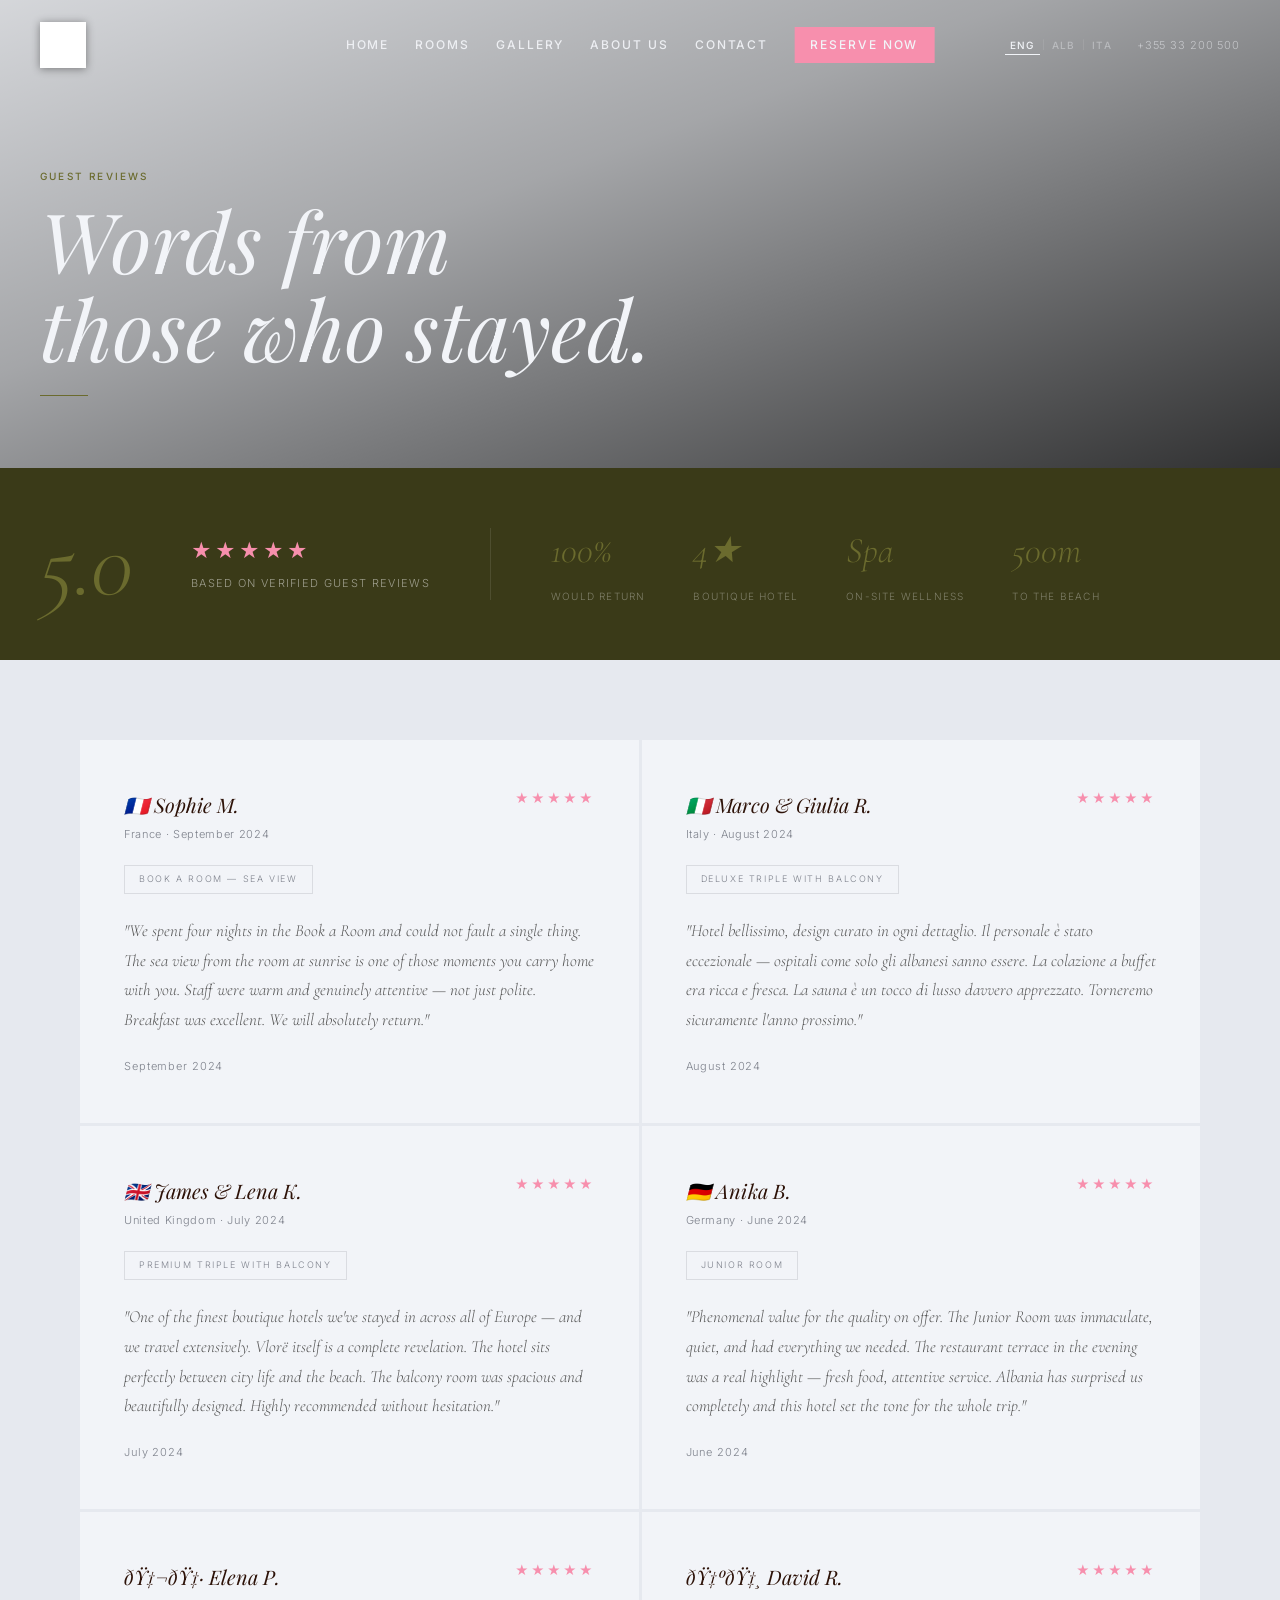
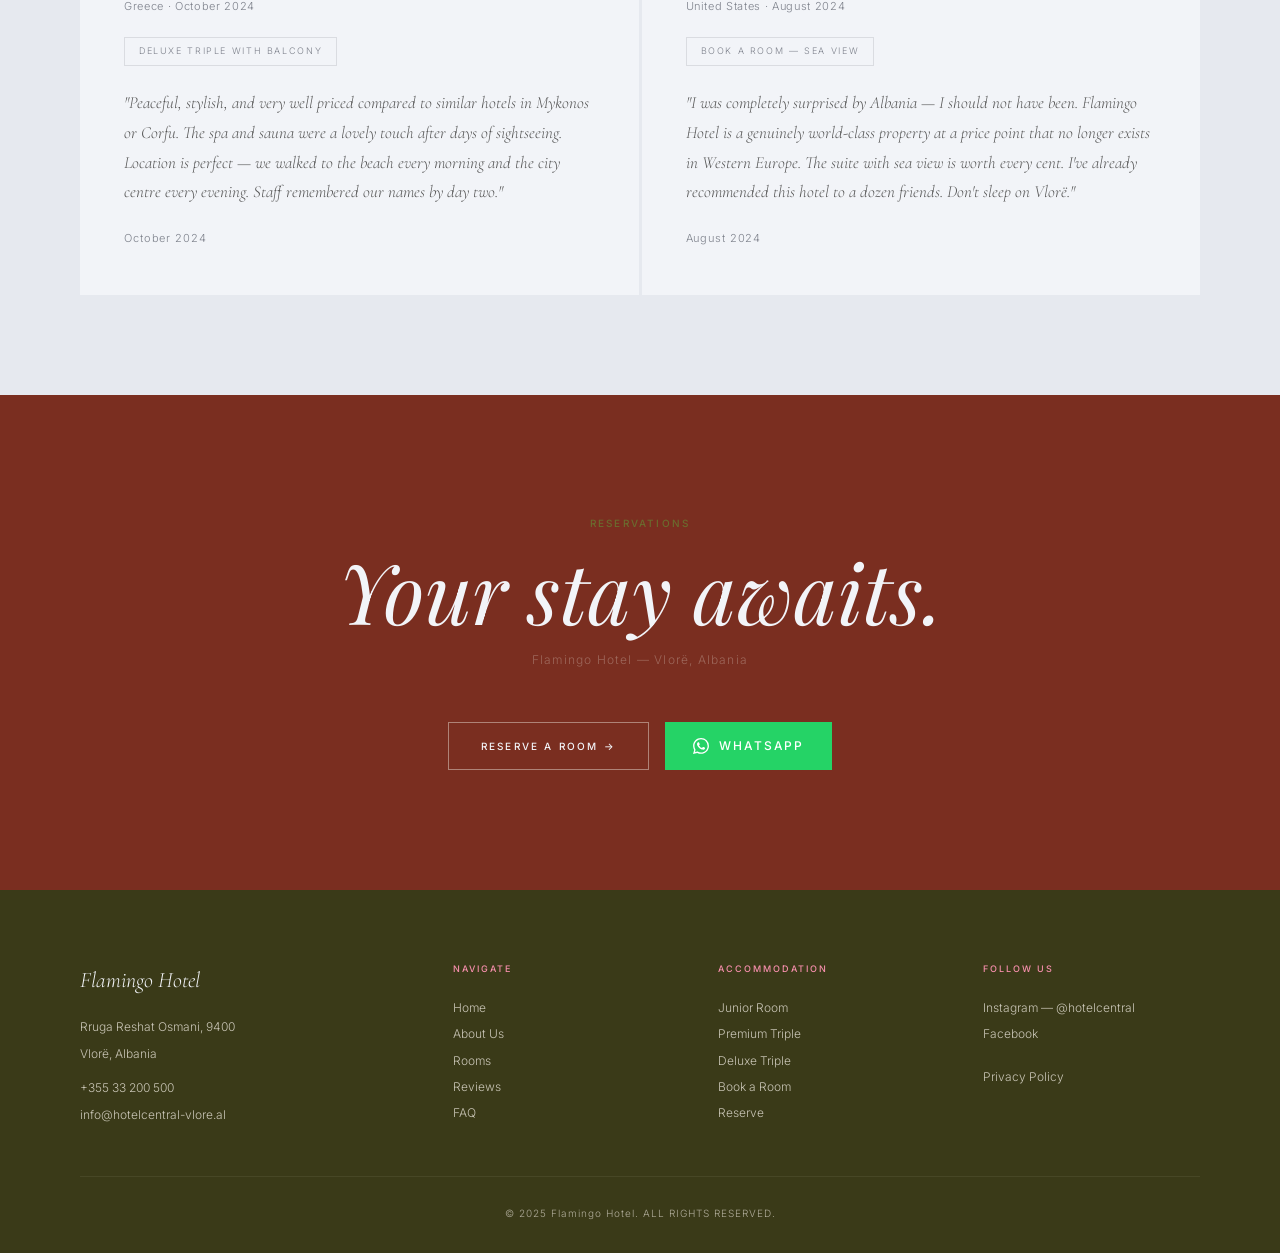
<file: reviews.html>
﻿<!DOCTYPE html>
<html lang="en">
<head>
  <meta charset="UTF-8">
  <meta name="viewport" content="width=device-width, initial-scale=1.0">
  <title>Guest Reviews | Flamingo Hotel Vlorë</title>
  <meta name="description" content="Read authentic guest reviews of Flamingo Hotel in Vlorë, Albania. 4-star boutique hotel with spa, restaurant and sea views.">
  <link rel="preconnect" href="https://fonts.googleapis.com">
  <link rel="preconnect" href="https://fonts.gstatic.com" crossorigin>
  <link href="https://fonts.googleapis.com/css2?family=Cormorant+Garamond:ital,wght@0,300;0,400;0,600;1,300;1,400;1,600&family=Playfair+Display:ital,wght@0,400;0,600;1,400;1,600&family=Inter:wght@300;400;500&display=swap" rel="stylesheet">
  <link rel="stylesheet" href="chic-shared.css">

  <script type="application/ld+json">
  {
    "@context":"https://schema.org","@type":"Hotel",
    "name":"Flamingo Hotel",
    "address":{"@type":"PostalAddress","streetAddress":"Rruga Reshat Osmani, 9400","addressLocality":"Vlorë","addressCountry":"AL"},
    "aggregateRating":{"@type":"AggregateRating","ratingValue":"5.0","reviewCount":"6","bestRating":"5"},
    "review":[
      {"@type":"Review","author":{"@type":"Person","name":"Sophie M."},"reviewRating":{"@type":"Rating","ratingValue":"5"},"datePublished":"2024-09","reviewBody":"Absolutely stunning hotel. The spa and sea-view suite were both beyond expectation."},
      {"@type":"Review","author":{"@type":"Person","name":"Marco R."},"reviewRating":{"@type":"Rating","ratingValue":"5"},"datePublished":"2024-08","reviewBody":"Hotel bellissimo, personale accogliente, colazione eccellente. Torneremo sicuramente."},
      {"@type":"Review","author":{"@type":"Person","name":"James & Lena"},"reviewRating":{"@type":"Rating","ratingValue":"5"},"datePublished":"2024-07","reviewBody":"One of the finest boutique hotels we've stayed in across all of Europe. Vlorë is a revelation."}
    ]
  }
  </script>

  <style>
    /* ── RATING BAR ── */
    .rating-bar {
      background:var(--dark2); padding:48px 40px;
      display:flex; align-items:center; gap:60px; flex-wrap:wrap;
    }
    @media(max-width:768px){ .rating-bar{ padding:32px 20px; gap:24px; flex-direction:column; align-items:flex-start; } }
    .rating-score {
      font-family:var(--font-e); font-size:96px; font-style:italic;
      color:var(--gold2); line-height:1; letter-spacing:-2px;
    }
    .rating-meta { color:rgba(255,255,255,0.5); }
    .rating-stars { font-size:20px; color:var(--gold); letter-spacing:3px; margin-bottom:6px; }
    .rating-label { font-size:11px; letter-spacing:0.12em; text-transform:uppercase; }
    .rating-divider { width:1px; height:72px; background:rgba(255,255,255,0.1); }
    @media(max-width:768px){ .rating-divider{ display:none; } }
    .rating-stats { display:flex; gap:48px; flex-wrap:wrap; }
    .rating-stat-num { font-family:var(--font-e); font-size:36px; font-style:italic; color:var(--gold2); display:block; }
    .rating-stat-label { font-size:10px; letter-spacing:0.12em; text-transform:uppercase; color:rgba(255,255,255,0.35); }

    /* ── REVIEWS GRID ── */
    .reviews-section { padding:80px 0 100px; background:var(--bg); }
    .reviews-grid {
      display:grid; grid-template-columns:repeat(2,1fr); gap:3px;
    }
    @media(max-width:768px){ .reviews-grid{ grid-template-columns:1fr; } }
    .review-card {
      background:var(--white); padding:48px 44px; display:flex; flex-direction:column; gap:22px;
    }
    @media(max-width:768px){ .review-card{ padding:36px 24px; } }
    .review-top { display:flex; justify-content:space-between; align-items:flex-start; }
    .review-author { font-family:var(--font-d); font-size:20px; font-style:italic; }
    .review-meta { font-size:11px; color:var(--muted); margin-top:4px; letter-spacing:0.06em; }
    .review-stars { color:var(--gold); font-size:13px; letter-spacing:2px; }
    .review-room {
      display:inline-block; font-size:9px; letter-spacing:0.18em; text-transform:uppercase;
      border:1px solid var(--border); padding:6px 14px; color:var(--muted); align-self:flex-start;
    }
    .review-text {
      font-family:var(--font-e); font-size:17px; font-style:italic;
      color:#555; line-height:1.75;
    }
    .review-date { font-size:11px; color:var(--muted); letter-spacing:0.08em; margin-top:auto; }
  </style>
</head>
<body>

<nav id="navbar">
  <div class="nav-logo-wrap">
    <img src="images/logo.jpg" alt="Flamingo Hotel" class="nav-logo-img">
  </div>
  <div class="nav-center">
    <a href="index.html" class="nav-link">Home</a>
    <a href="index.html#rooms" class="nav-link">Rooms</a>
    <a href="index.html#gallery" class="nav-link">Gallery</a>
    <a href="about.html" class="nav-link">About Us</a>
    <a href="index.html#contact" class="nav-link">Contact</a>
    <a href="booking.html" class="nav-cta-btn">Reserve Now</a>
  </div>
  <div class="nav-right">
    <div class="lang-sw">
      <button class="lang-btn active" onclick="setLang('en')">ENG</button>
      <span class="lang-div">|</span>
      <button class="lang-btn" onclick="setLang('sq')">ALB</button>
      <span class="lang-div">|</span>
      <button class="lang-btn" onclick="setLang('it')">ITA</button>
    </div>
    <span class="nav-phone">+355 33 200 500</span>
  </div>
  <button class="nav-hamburger" id="hamburger"><span></span><span></span></button>
</nav>
<div class="mobile-menu" id="mobileMenu">
  <button class="mobile-close" id="mobileClose">✕</button>
  <a href="index.html">Home</a>
  <a href="about.html">About</a>
  <a href="deluxe-double.html">Rooms</a>
  <a href="location.html">Location</a>
  <a href="reviews.html">Reviews</a>
  <a href="booking.html">Reserve →</a>
</div>

<!-- HERO -->
<header class="page-hero" style="min-height:52vh">
  <div class="page-hero-bg" style="background-image:url('https://hotelcentral-vlore.al/wp-content/uploads/2026/05/864234155.jpg')"></div>
  <div class="page-hero-overlay"></div>
  <div class="page-hero-content reveal">
    <span class="section-label">Guest Reviews</span>
    <h1>Words from<br>those who stayed.</h1>
    <div class="hero-gold-line"></div>
  </div>
</header>

<!-- RATING BAR -->
<div class="rating-bar">
  <div class="rating-score">5.0</div>
  <div class="rating-meta">
    <div class="rating-stars">★★★★★</div>
    <div class="rating-label">Based on verified guest reviews</div>
  </div>
  <div class="rating-divider"></div>
  <div class="rating-stats">
    <div><span class="rating-stat-num">100%</span><span class="rating-stat-label">Would return</span></div>
    <div><span class="rating-stat-num">4★</span><span class="rating-stat-label">Boutique hotel</span></div>
    <div><span class="rating-stat-num">Spa</span><span class="rating-stat-label">On-site wellness</span></div>
    <div><span class="rating-stat-num">500m</span><span class="rating-stat-label">To the beach</span></div>
  </div>
</div>

<!-- REVIEWS -->
<section class="reviews-section">
  <div class="container">
    <div class="reviews-grid">

      <article class="review-card reveal">
        <div class="review-top">
          <div>
            <div class="review-author">🇫🇷 Sophie M.</div>
            <div class="review-meta">France · September 2024</div>
          </div>
          <div class="review-stars">★★★★★</div>
        </div>
        <span class="review-room">Book a Room — Sea View</span>
        <p class="review-text">"We spent four nights in the Book a Room and could not fault a single thing. The sea view from the room at sunrise is one of those moments you carry home with you. Staff were warm and genuinely attentive — not just polite. Breakfast was excellent. We will absolutely return."</p>
        <div class="review-date">September 2024</div>
      </article>

      <article class="review-card reveal">
        <div class="review-top">
          <div>
            <div class="review-author">🇮🇹 Marco &amp; Giulia R.</div>
            <div class="review-meta">Italy · August 2024</div>
          </div>
          <div class="review-stars">★★★★★</div>
        </div>
        <span class="review-room">Deluxe Triple with Balcony</span>
        <p class="review-text">"Hotel bellissimo, design curato in ogni dettaglio. Il personale è stato eccezionale — ospitali come solo gli albanesi sanno essere. La colazione a buffet era ricca e fresca. La sauna è un tocco di lusso davvero apprezzato. Torneremo sicuramente l'anno prossimo."</p>
        <div class="review-date">August 2024</div>
      </article>

      <article class="review-card reveal">
        <div class="review-top">
          <div>
            <div class="review-author">🇬🇧 James &amp; Lena K.</div>
            <div class="review-meta">United Kingdom · July 2024</div>
          </div>
          <div class="review-stars">★★★★★</div>
        </div>
        <span class="review-room">Premium Triple with Balcony</span>
        <p class="review-text">"One of the finest boutique hotels we've stayed in across all of Europe — and we travel extensively. Vlorë itself is a complete revelation. The hotel sits perfectly between city life and the beach. The balcony room was spacious and beautifully designed. Highly recommended without hesitation."</p>
        <div class="review-date">July 2024</div>
      </article>

      <article class="review-card reveal">
        <div class="review-top">
          <div>
            <div class="review-author">🇩🇪 Anika B.</div>
            <div class="review-meta">Germany · June 2024</div>
          </div>
          <div class="review-stars">★★★★★</div>
        </div>
        <span class="review-room">Junior Room</span>
        <p class="review-text">"Phenomenal value for the quality on offer. The Junior Room was immaculate, quiet, and had everything we needed. The restaurant terrace in the evening was a real highlight — fresh food, attentive service. Albania has surprised us completely and this hotel set the tone for the whole trip."</p>
        <div class="review-date">June 2024</div>
      </article>

      <article class="review-card reveal">
        <div class="review-top">
          <div>
            <div class="review-author">ðŸ‡¬ðŸ‡· Elena P.</div>
            <div class="review-meta">Greece · October 2024</div>
          </div>
          <div class="review-stars">★★★★★</div>
        </div>
        <span class="review-room">Deluxe Triple with Balcony</span>
        <p class="review-text">"Peaceful, stylish, and very well priced compared to similar hotels in Mykonos or Corfu. The spa and sauna were a lovely touch after days of sightseeing. Location is perfect — we walked to the beach every morning and the city centre every evening. Staff remembered our names by day two."</p>
        <div class="review-date">October 2024</div>
      </article>

      <article class="review-card reveal">
        <div class="review-top">
          <div>
            <div class="review-author">ðŸ‡ºðŸ‡¸ David R.</div>
            <div class="review-meta">United States · August 2024</div>
          </div>
          <div class="review-stars">★★★★★</div>
        </div>
        <span class="review-room">Book a Room — Sea View</span>
        <p class="review-text">"I was completely surprised by Albania — I should not have been. Flamingo Hotel is a genuinely world-class property at a price point that no longer exists in Western Europe. The suite with sea view is worth every cent. I've already recommended this hotel to a dozen friends. Don't sleep on Vlorë."</p>
        <div class="review-date">August 2024</div>
      </article>

    </div>
  </div>
</section>

<!-- CTA -->
<div class="cta-strip">
  <div class="container">
    <span class="section-label">Reservations</span>
    <h2>Your stay awaits.</h2>
    <p class="cta-strip-sub">Flamingo Hotel — Vlorë, Albania</p>
    <div class="cta-strip-btns">
      <a href="booking.html" class="btn-outline-white">Reserve a Room →</a>
      <a href="https://wa.me/35533200500?text=Hi%2C%20I'd%20like%20to%20book%20a%20room%20at%20Chic%20Boutique%20Hotel" class="btn-whatsapp">
        <svg width="16" height="16" viewBox="0 0 24 24" fill="currentColor"><path d="M17.472 14.382c-.297-.149-1.758-.867-2.03-.967-.273-.099-.471-.148-.67.15-.197.297-.767.966-.94 1.164-.173.199-.347.223-.644.075-.297-.15-1.255-.463-2.39-1.475-.883-.788-1.48-1.761-1.653-2.059-.173-.297-.018-.458.13-.606.134-.133.298-.347.446-.52.149-.174.198-.298.298-.497.099-.198.05-.371-.025-.52-.075-.149-.669-1.612-.916-2.207-.242-.579-.487-.5-.669-.51-.173-.008-.371-.01-.57-.01-.198 0-.52.074-.792.372-.272.297-1.04 1.016-1.04 2.479 0 1.462 1.065 2.875 1.213 3.074.149.198 2.096 3.2 5.077 4.487.709.306 1.262.489 1.694.625.712.227 1.36.195 1.871.118.571-.085 1.758-.719 2.006-1.413.248-.694.248-1.289.173-1.413-.074-.124-.272-.198-.57-.347m-5.421 7.403h-.004a9.87 9.87 0 01-5.031-1.378l-.361-.214-3.741.982.998-3.648-.235-.374a9.86 9.86 0 01-1.51-5.26c.001-5.45 4.436-9.884 9.888-9.884 2.64 0 5.122 1.03 6.988 2.898a9.825 9.825 0 012.893 6.994c-.003 5.45-4.437 9.884-9.885 9.884m8.413-18.297A11.815 11.815 0 0012.05 0C5.495 0 .16 5.335.157 11.892c0 2.096.547 4.142 1.588 5.945L.057 24l6.305-1.654a11.882 11.882 0 005.683 1.448h.005c6.554 0 11.89-5.335 11.893-11.893a11.821 11.821 0 00-3.48-8.413z"/></svg>
        WhatsApp
      </a>
    </div>
  </div>
</div>

<footer>
  <div class="footer-inner">
    <div class="footer-grid">
      <div>
        <span class="footer-brand">Flamingo Hotel</span>
        <p>Rruga Reshat Osmani, 9400</p><p>Vlorë, Albania</p>
        <p style="margin-top:8px"><a href="tel:+35533200500">+355 33 200 500</a></p>
        <p><a href="mailto:info@hotelcentral-vlore.al">info@hotelcentral-vlore.al</a></p>
      </div>
      <div>
        <span class="footer-col-title">Navigate</span>
        <ul>
          <li><a href="index.html">Home</a></li>
          <li><a href="about.html">About Us</a></li>
          <li><a href="deluxe-double.html">Rooms</a></li>
          <li><a href="reviews.html">Reviews</a></li>
          <li><a href="faq.html">FAQ</a></li>
        </ul>
      </div>
      <div>
        <span class="footer-col-title">Accommodation</span>
        <ul>
          <li><a href="deluxe-double.html">Deluxe Double Room</a></li>
          <li><a href="deluxe-triple-room.html">Deluxe Triple Room</a></li>
          <li><a href="economy-twin.html">Deluxe Triple</a></li>
          <li><a href="booking.html">Book a Room</a></li>
          <li><a href="booking.html">Reserve</a></li>
        </ul>
      </div>
      <div>
        <span class="footer-col-title">Follow Us</span>
        <ul>
          <li><a href="https://www.instagram.com/hotelcentral/" target="_blank" rel="noopener">Instagram — @hotelcentral</a></li>
          <li><a href="https://www.facebook.com/hotelcentral" target="_blank" rel="noopener">Facebook</a></li>
          <li style="margin-top:16px"><a href="privacy-policy.html">Privacy Policy</a></li>
        </ul>
      </div>
    </div>
    <div class="footer-bottom">© 2025 Flamingo Hotel. ALL RIGHTS RESERVED.</div>
  </div>
</footer>

<script>
const T={
en:{heroLabel:'Guest Reviews',ctaLabel:'Reservations',heroH1:'Words from<br>those who stayed.',reserveBtn:'Reserve a Room →',mmHome:'Home',mmAbout:'About',mmRooms:'Rooms',mmLocation:'Location',mmReviews:'Reviews',mmReserve:'Reserve →',footerNav:'Navigate',footerAccom:'Accommodation',footerFollow:'Follow Us',fHome:'Home',fAbout:'About Us',fRooms:'Rooms',fReviews:'Reviews',fFaq:'FAQ',acJunior:'Junior Room',acPremium:'Premium Triple',acDeluxe:'Deluxe Triple',acSuite:'Book a Room',acReserve:'Reserve',privacyPolicy:'Privacy Policy'},
sq:{heroLabel:'Vlerësimet e Mysafirëve',ctaLabel:'Rezervimet',heroH1:'Fjalë nga<br>ata që qëndruan.',reserveBtn:'Rezervo një Dhomë →',mmHome:'Kryefaqja',mmAbout:'Rreth',mmRooms:'Dhomat',mmLocation:'Vendndodhja',mmReviews:'Vlerësimet',mmReserve:'Rezervo →',footerNav:'Navigoni',footerAccom:'Akomodim',footerFollow:'Na Ndiqni',fHome:'Kryefaqja',fAbout:'Rreth Nesh',fRooms:'Dhomat',fReviews:'Vlerësimet',fFaq:'FAQ',acJunior:'Dhoma Junior',acPremium:'Premium Triple',acDeluxe:'Deluxe Triple',acSuite:'Book a Room',acReserve:'Rezervo',privacyPolicy:'Politika e Privatësisë'},
it:{heroLabel:'Recensioni degli Ospiti',ctaLabel:'Prenotazioni',heroH1:'Le parole di<br>chi è stato con noi.',reserveBtn:'Prenota una Camera →',mmHome:'Home',mmAbout:'Chi Siamo',mmRooms:'Camere',mmLocation:'Posizione',mmReviews:'Recensioni',mmReserve:'Prenota →',footerNav:'Naviga',footerAccom:'Alloggio',footerFollow:'Seguici',fHome:'Home',fAbout:'Chi Siamo',fRooms:'Camere',fReviews:'Recensioni',fFaq:'FAQ',acJunior:'Junior Room',acPremium:'Premium Triple',acDeluxe:'Deluxe Triple',acSuite:'Book a Room',acReserve:'Prenota',privacyPolicy:'Informativa Privacy'}
};
let lang=localStorage.getItem('lang')||'en';
function applyTranslations(){
  const t=T[lang];if(!t)return;
  const q=s=>document.querySelector(s);
  const qa=s=>[...document.querySelectorAll(s)];
  const sls=qa('.section-label');
  if(sls[0])sls[0].textContent=t.heroLabel;if(sls[1])sls[1].textContent=t.ctaLabel;
  const h1=q('.page-hero-content h1');if(h1)h1.innerHTML=t.heroH1;
  const ctaBtns=qa('.cta-strip-btns a');if(ctaBtns[0])ctaBtns[0].textContent=t.reserveBtn;
  const mm=s=>q('.mobile-menu a[href="'+s+'"]');
  if(mm('index.html'))mm('index.html').textContent=t.mmHome;if(mm('about.html'))mm('about.html').textContent=t.mmAbout;if(mm('deluxe-double.html'))mm('deluxe-double.html').textContent=t.mmRooms;if(mm('location.html'))mm('location.html').textContent=t.mmLocation;if(mm('reviews.html'))mm('reviews.html').textContent=t.mmReviews;if(mm('booking.html'))mm('booking.html').textContent=t.mmReserve;
  const fcts=qa('.footer-col-title');if(fcts[0])fcts[0].textContent=t.footerNav;if(fcts[1])fcts[1].textContent=t.footerAccom;if(fcts[2])fcts[2].textContent=t.footerFollow;
  const fc=qa('.footer-grid > div');
  if(fc[1]){const lks=[...fc[1].querySelectorAll('a')];if(lks[0])lks[0].textContent=t.fHome;if(lks[1])lks[1].textContent=t.fAbout;if(lks[2])lks[2].textContent=t.fRooms;if(lks[3])lks[3].textContent=t.fReviews;if(lks[4])lks[4].textContent=t.fFaq;}
  if(fc[2]){const lks=[...fc[2].querySelectorAll('a')];if(lks[0])lks[0].textContent=t.acJunior;if(lks[1])lks[1].textContent=t.acPremium;if(lks[2])lks[2].textContent=t.acDeluxe;if(lks[3])lks[3].textContent=t.acSuite;if(lks[4])lks[4].textContent=t.acReserve;}
  if(fc[3]){const lks=[...fc[3].querySelectorAll('a')];if(lks[2])lks[2].textContent=t.privacyPolicy;}
}
function setLang(l){lang=l;localStorage.setItem('lang',l);document.querySelectorAll('.lang-btn').forEach(b=>{const m={en:'ENG',sq:'ALB',it:'ITA'};b.classList.toggle('active',b.textContent.trim()===m[l]);});applyTranslations();}
const navbar=document.getElementById('navbar');
window.addEventListener('scroll',()=>navbar.classList.toggle('scrolled',window.scrollY>80),{passive:true});
document.getElementById('hamburger').addEventListener('click',()=>document.getElementById('mobileMenu').classList.add('open'));
document.getElementById('mobileClose').addEventListener('click',()=>document.getElementById('mobileMenu').classList.remove('open'));
const obs=new IntersectionObserver(entries=>entries.forEach(e=>{if(e.isIntersecting)e.target.classList.add('active');}),{threshold:0.1});
document.querySelectorAll('.reveal').forEach(el=>obs.observe(el));
document.addEventListener('DOMContentLoaded',()=>setLang(lang));
</script>
</body>
</html>
</file>
<file: chic-shared.css>
﻿/* â•â•â•â•â•â•â•â•â•â•â•â•â•â•â•â•â•â•â•â•â•â•â•â•â•â•â•â•â•â•â•â•â•â•â•â•â•â•â•â•â•â•â•â•â•â•â•â•â•â•â•
   HOTEL CENTRAL VLORË â€” Shared Design System
   Dark + Cream palette
   â•â•â•â•â•â•â•â•â•â•â•â•â•â•â•â•â•â•â•â•â•â•â•â•â•â•â•â•â•â•â•â•â•â•â•â•â•â•â•â•â•â•â•â•â•â•â•â•â•â•â• */

:root {
  --dark:    #7A2E20;
  --dark2:   #3A3A18;
  --cream:   #F2F4F8;
  --cream2:  #E6E9EF;
  --ink:     #2D1208;
  --ink-m:   rgba(22,27,43,0.52);
  --gold:    #F78FAD;
  --gold2:   #6B6B2E;
  /* aliases used by inner pages */
  --white:   #F2F4F8;   /* cream â€” text on dark sections */
  --bg:      #E6E9EF;   /* cream2 â€” card/feature bg */
  --muted:   rgba(22,27,43,0.52);
  --border:  rgba(22,27,43,0.11);
  --font-d:  'Playfair Display', serif;
  --font-e:  'Cormorant Garamond', serif;
  --font-s:  'Inter', sans-serif;
  --ease:    cubic-bezier(0.4,0,0.2,1);
}

*, *::before, *::after { margin:0; padding:0; box-sizing:border-box; }
html { scroll-behavior:smooth; }
body {
  background:var(--cream);
  color:var(--ink);
  font-family:var(--font-s);
  font-weight:300;
  line-height:1.65;
  -webkit-font-smoothing:antialiased;
  overflow-x:hidden;
}
img  { display:block; width:100%; object-fit:cover; }
a    { text-decoration:none; color:inherit; }
ul   { list-style:none; }

.container { max-width:1200px; margin:0 auto; padding:0 40px; }
@media(max-width:768px){ .container{ padding:0 20px; } }

.section-label {
  display:block; font-size:10px; letter-spacing:0.22em; text-transform:uppercase;
  color:var(--gold); margin-bottom:14px; font-weight:500;
}
.gold-rule { width:44px; height:1px; background:var(--gold); margin-bottom:32px; }

/* â”€â”€ REVEAL â”€â”€â”€â”€â”€â”€â”€â”€â”€â”€â”€â”€â”€â”€â”€â”€â”€â”€â”€â”€â”€â”€â”€â”€â”€â”€â”€â”€â”€â”€â”€â”€ */
.reveal {
  opacity:0; transform:translateY(28px);
  transition:opacity 0.9s var(--ease), transform 0.9s var(--ease);
}
.reveal.active { opacity:1; transform:translateY(0); }

/* â”€â”€ ANIMATIONS â”€â”€â”€â”€â”€â”€â”€â”€â”€â”€â”€â”€â”€â”€â”€â”€â”€â”€â”€â”€â”€â”€â”€â”€â”€â”€â”€â”€ */
@keyframes fadeUp {
  from { opacity:0; transform:translateY(18px); }
  to   { opacity:1; transform:translateY(0); }
}
@keyframes lineGrow {
  from { width:0; }
  to   { width:48px; }
}

/* â”€â”€ NAV â”€â”€â”€â”€â”€â”€â”€â”€â”€â”€â”€â”€â”€â”€â”€â”€â”€â”€â”€â”€â”€â”€â”€â”€â”€â”€â”€â”€â”€â”€â”€â”€â”€â”€â”€ */
nav {
  position:fixed; top:0; left:0; width:100%; z-index:1000;
  padding:22px 40px;
  display:flex; justify-content:space-between; align-items:center;
  transition:background 0.45s var(--ease), padding 0.45s var(--ease), box-shadow 0.45s var(--ease);
  color:var(--white);
}
nav.scrolled {
  background:rgba(8,11,17,0.96);
  backdrop-filter:blur(16px) saturate(1.2);
  padding:14px 40px;
  box-shadow:0 1px 0 rgba(242,244,248,0.09);
}
nav.always-scrolled {
  background:rgba(8,11,17,0.96) !important;
  backdrop-filter:blur(16px) !important;
  padding:14px 40px !important;
  box-shadow:0 1px 0 rgba(242,244,248,0.09) !important;
}

.nav-logo-wrap { display:flex; align-items:center; }
.nav-logo-img {
  height:46px; width:auto; object-fit:contain;
  filter:brightness(0) invert(1) drop-shadow(0 1px 4px rgba(0,0,0,0.4));
  transition:height 0.45s;
}
nav.scrolled .nav-logo-img,
nav.always-scrolled .nav-logo-img { height:40px; }

.nav-center {
  display:flex; align-items:center; gap:26px;
  position:absolute; left:50%; transform:translateX(-50%); white-space:nowrap;
}
.nav-link {
  font-family:var(--font-s); font-size:12px; letter-spacing:0.16em;
  text-transform:uppercase; font-weight:500; color:var(--white);
  opacity:0.92; transition:opacity 0.2s; cursor:pointer; text-decoration:none;
}
.nav-link:hover { opacity:1; }
.nav-cta-btn {
  font-family:var(--font-s); font-size:12px; letter-spacing:0.16em;
  text-transform:uppercase; font-weight:500;
  background:var(--gold); color:var(--white);
  padding:8px 16px; border:none; cursor:pointer; text-decoration:none;
  transition:background 0.25s;
}
.nav-cta-btn:hover { background:var(--gold2); }
@media(max-width:1024px){ .nav-center { display:none; } }
.nav-right { display:flex; align-items:center; gap:20px; }
.nav-phone { font-size:11px; letter-spacing:0.08em; opacity:0.55; }

.lang-sw { display:flex; align-items:center; gap:2px; }
.lang-btn {
  background:none; border:none; cursor:pointer;
  font-family:var(--font-s); font-size:10px; letter-spacing:0.12em;
  text-transform:uppercase; font-weight:500;
  color:inherit; opacity:0.38; transition:opacity 0.2s; padding:3px 5px;
}
.lang-btn:hover { opacity:0.85; }
.lang-btn.active { opacity:1; border-bottom:1px solid currentColor; }
.lang-div { font-size:9px; opacity:0.2; }

@media(max-width:768px){
  nav {
    padding:18px 20px;
    background:rgba(8,11,17,0.96);
    color:var(--white);
    backdrop-filter:blur(12px);
    box-shadow:0 1px 0 rgba(242,244,248,0.09);
  }
  nav.scrolled, nav.always-scrolled { padding:18px 20px !important; }
  .nav-logo-wrap, .nav-right { display:none; }
  .nav-center { font-size:17px; }
}

/* â”€â”€ PAGE HERO (dark photo hero for inner pages) â”€â”€ */
.page-hero {
  position:relative;
  min-height:55vh;
  display:flex; align-items:flex-end;
  overflow:hidden;
}
.page-hero-bg {
  position:absolute; inset:0; z-index:0;
  background-size:cover; background-position:center;
  transform:scale(1.04);
  transition:transform 0.1s linear;
}
.page-hero-overlay {
  position:absolute; inset:0; z-index:1;
  background:linear-gradient(160deg, rgba(0,0,0,0.12) 0%, rgba(0,0,0,0.32) 40%, rgba(0,0,0,0.80) 100%);
}
.page-hero-content {
  position:relative; z-index:2;
  padding:0 40px 72px;
  color:var(--white);
}
.page-hero-content .section-label { color:var(--gold2); margin-bottom:12px; }
.page-hero-content h1 {
  font-family:var(--font-d);
  font-size:clamp(42px, 6.5vw, 88px);
  font-weight:400; font-style:italic;
  line-height:1.05; color:var(--white);
}
.page-hero-content .hero-gold-line {
  height:1px; background:var(--gold2); margin-top:24px;
  width:0; animation:lineGrow 0.7s ease forwards 0.4s;
}
@media(max-width:768px){
  .page-hero-content { padding:0 20px 56px; }
  .page-hero-content h1 { font-size:clamp(36px,9vw,56px); }
}

/* â”€â”€ SECTION HELPERS â”€â”€â”€â”€â”€â”€â”€â”€â”€â”€â”€â”€â”€â”€â”€â”€â”€â”€â”€â”€â”€â”€â”€ */
.section-head { text-align:center; margin-bottom:56px; }
.section-head h2 {
  font-family:var(--font-d);
  font-size:clamp(30px,4vw,50px);
  font-weight:400; font-style:italic;
}

/* â”€â”€ BUTTONS â”€â”€â”€â”€â”€â”€â”€â”€â”€â”€â”€â”€â”€â”€â”€â”€â”€â”€â”€â”€â”€â”€â”€â”€â”€â”€â”€â”€â”€â”€â”€ */
.btn-dark {
  display:inline-flex; align-items:center; gap:10px;
  border:1px solid var(--ink); color:var(--ink);
  padding:14px 32px; font-size:10px; letter-spacing:0.22em;
  text-transform:uppercase; font-weight:500;
  transition:background 0.3s, color 0.3s;
}
.btn-dark:hover { background:var(--ink); color:var(--cream); }
.btn-gold {
  display:inline-flex; align-items:center; gap:10px;
  border:1px solid var(--gold); color:var(--gold2);
  padding:14px 32px; font-size:10px; letter-spacing:0.22em;
  text-transform:uppercase; font-weight:500;
  transition:background 0.3s, color 0.3s;
}
.btn-gold:hover { background:var(--gold); color:var(--white); }
.btn-outline-white {
  display:inline-flex; align-items:center; gap:12px;
  border:1px solid rgba(240,234,224,0.45); color:var(--white);
  padding:15px 32px; font-size:10px; letter-spacing:0.22em;
  text-transform:uppercase; font-weight:500;
  transition:background 0.35s, border-color 0.35s;
}
.btn-outline-white:hover { background:var(--gold); border-color:var(--gold); }
.btn-whatsapp {
  display:inline-flex; align-items:center; gap:10px;
  background:#25D366; color:#fff;
  padding:14px 28px; font-size:12px; letter-spacing:0.16em;
  text-transform:uppercase; font-weight:500;
  transition:background 0.3s;
}
.btn-whatsapp:hover { background:#1ebe5d; }
.btn-whatsapp svg { flex-shrink:0; }

/* â”€â”€ FOOTER â”€â”€â”€â”€â”€â”€â”€â”€â”€â”€â”€â”€â”€â”€â”€â”€â”€â”€â”€â”€â”€â”€â”€â”€â”€â”€â”€â”€â”€â”€â”€â”€ */
footer {
  background:var(--dark2);
  color:rgba(240,234,224,0.78);
  padding:72px 0 32px;
}
.footer-inner {
  max-width:1200px; margin:0 auto; padding:0 40px;
}
.footer-grid {
  display:grid; grid-template-columns:1.5fr 1fr 1fr 1fr;
  gap:48px; padding-bottom:48px;
  border-bottom:1px solid rgba(240,234,224,0.07);
}
@media(max-width:768px){ .footer-grid{ grid-template-columns:1fr 1fr; gap:28px; } }
@media(max-width:480px){ .footer-grid{ grid-template-columns:1fr; } }
.footer-brand {
  font-family:var(--font-e); font-size:22px; font-style:italic;
  color:var(--white); display:block; margin-bottom:16px;
}
.footer-col-title {
  font-size:9px; letter-spacing:0.22em; text-transform:uppercase;
  color:var(--gold); display:block; margin-bottom:18px; font-weight:500;
}
footer p, footer li { font-size:12px; line-height:2.2; }
footer a { color:rgba(240,234,224,0.78); transition:color 0.2s; }
footer a:hover { color:var(--gold2); }
.footer-bottom {
  padding-top:28px; text-align:center;
  font-size:10px; letter-spacing:0.1em;
  color:rgba(240,234,224,0.65);
}

/* â”€â”€ CTA STRIP â”€â”€â”€â”€â”€â”€â”€â”€â”€â”€â”€â”€â”€â”€â”€â”€â”€â”€â”€â”€â”€â”€â”€â”€â”€â”€â”€â”€â”€ */
.cta-strip {
  background:var(--dark); padding:120px 0; text-align:center;
}
.cta-strip .section-label { color:var(--gold2); }
.cta-strip h2 {
  font-family:var(--font-d);
  font-size:clamp(42px,6.5vw,88px);
  font-weight:400; font-style:italic;
  color:var(--white); margin-bottom:14px; line-height:1.08;
}
.cta-strip-sub { font-size:12px; letter-spacing:0.1em; color:rgba(240,234,224,0.3); margin-bottom:52px; }
.cta-strip-btns { display:flex; gap:16px; justify-content:center; flex-wrap:wrap; }
@media(max-width:768px){ .cta-strip{ padding:80px 0; } }

/* â”€â”€ MOBILE MENU â”€â”€â”€â”€â”€â”€â”€â”€â”€â”€â”€â”€â”€â”€â”€â”€â”€â”€â”€â”€â”€â”€â”€â”€â”€â”€â”€ */
.mobile-menu {
  display:none; position:fixed; inset:0; background:var(--dark); z-index:999;
  flex-direction:column; align-items:center; justify-content:center; gap:32px;
}
.mobile-menu.open { display:flex; }
.mobile-menu a {
  font-family:var(--font-d); font-size:34px; font-style:italic;
  color:var(--white); opacity:0.65;
}
.mobile-menu a:hover { opacity:1; color:var(--gold2); }
.mobile-close {
  position:absolute; top:22px; right:26px;
  font-size:26px; cursor:pointer; background:none; border:none; color:var(--white);
}
.nav-hamburger {
  display:none; cursor:pointer; flex-direction:column; gap:5px;
  background:none; border:none; padding:4px;
}
.nav-hamburger span { width:22px; height:1px; background:currentColor; display:block; transition:0.3s; }
@media(max-width:768px){ .nav-hamburger{ display:flex; } }
</file>
